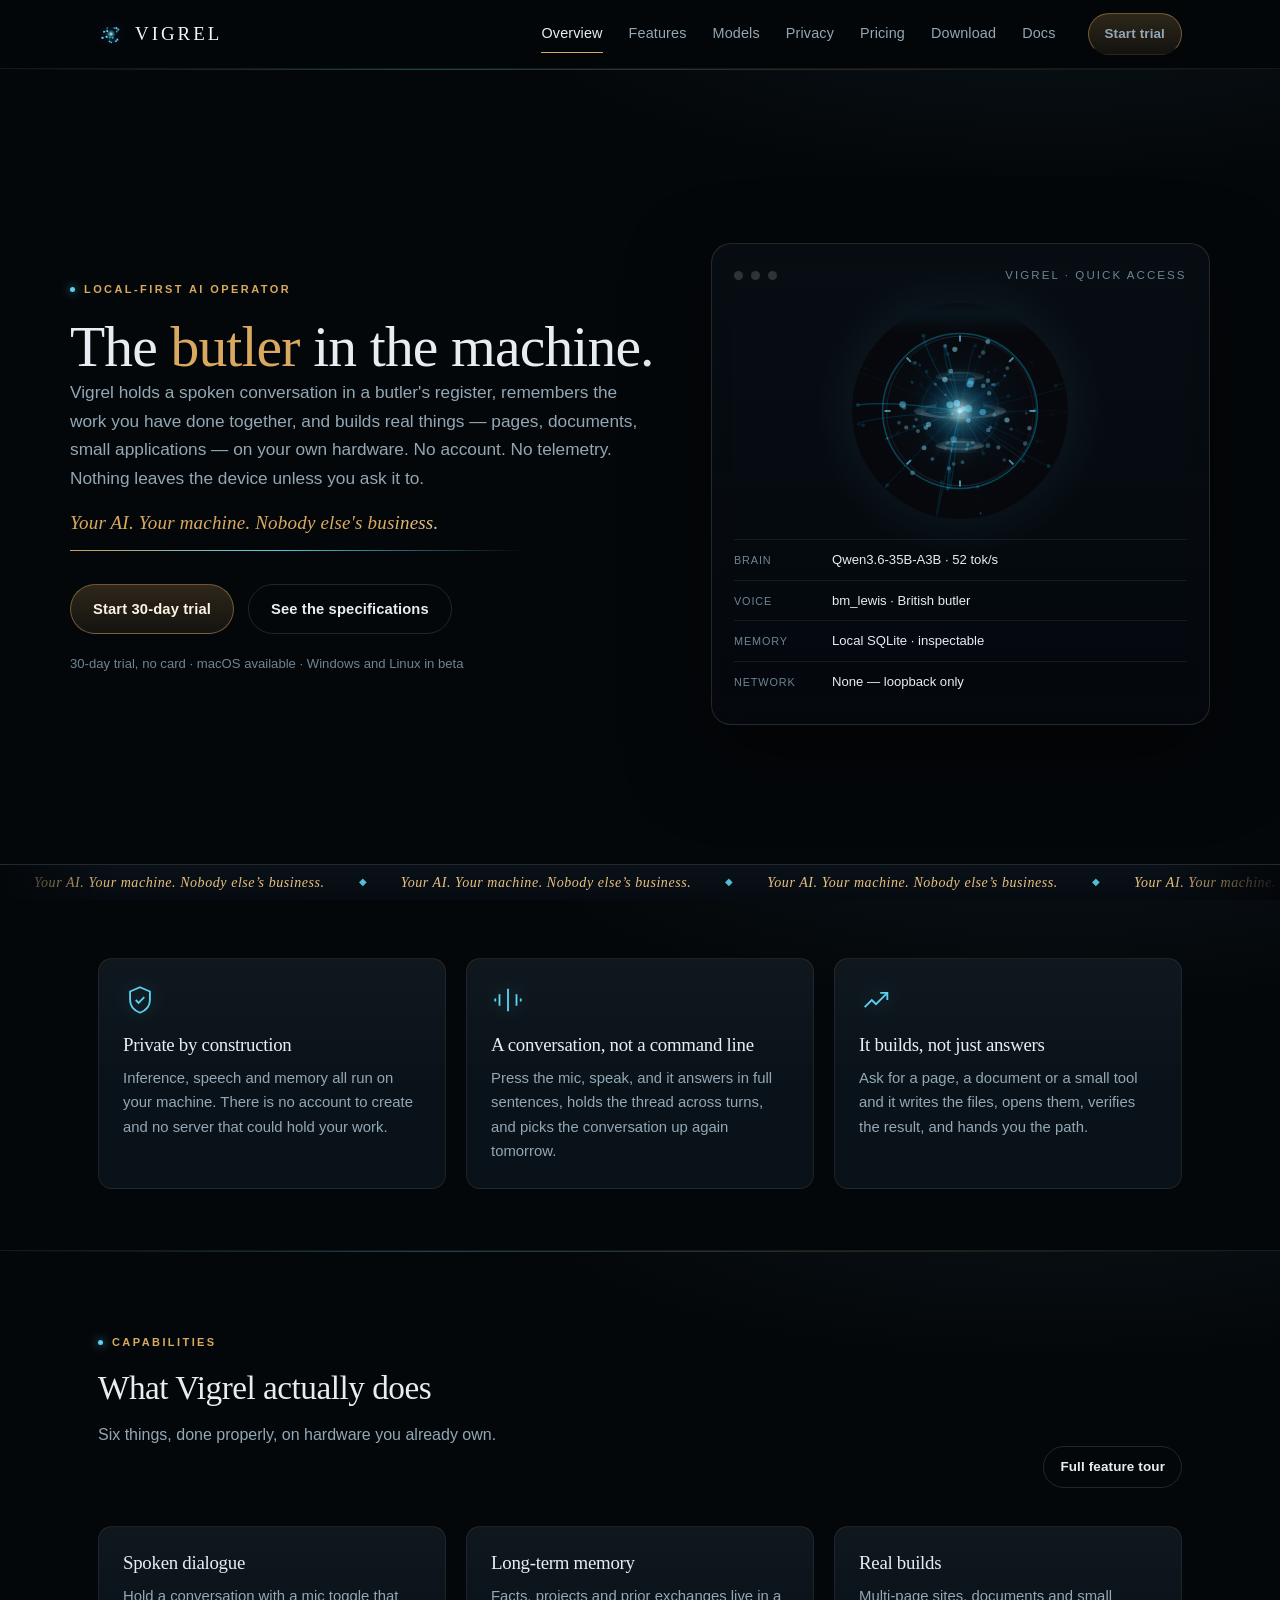
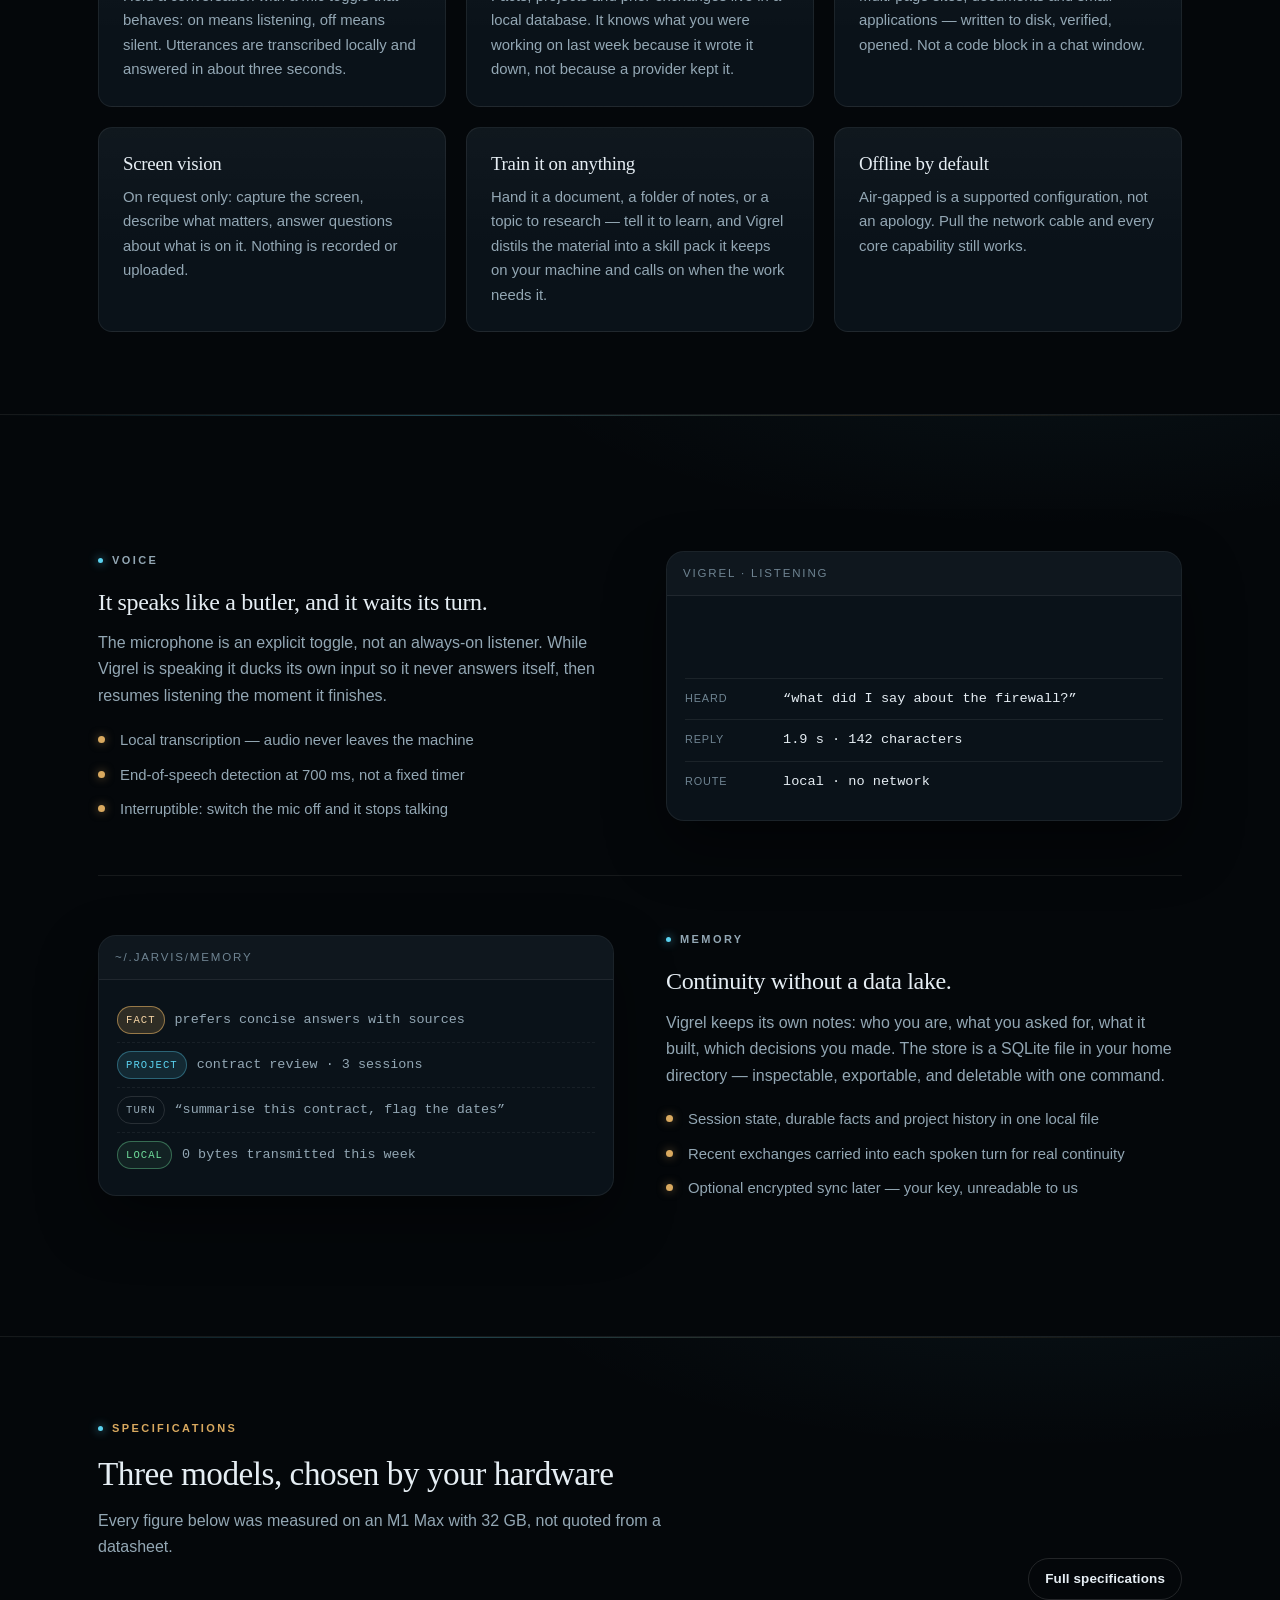
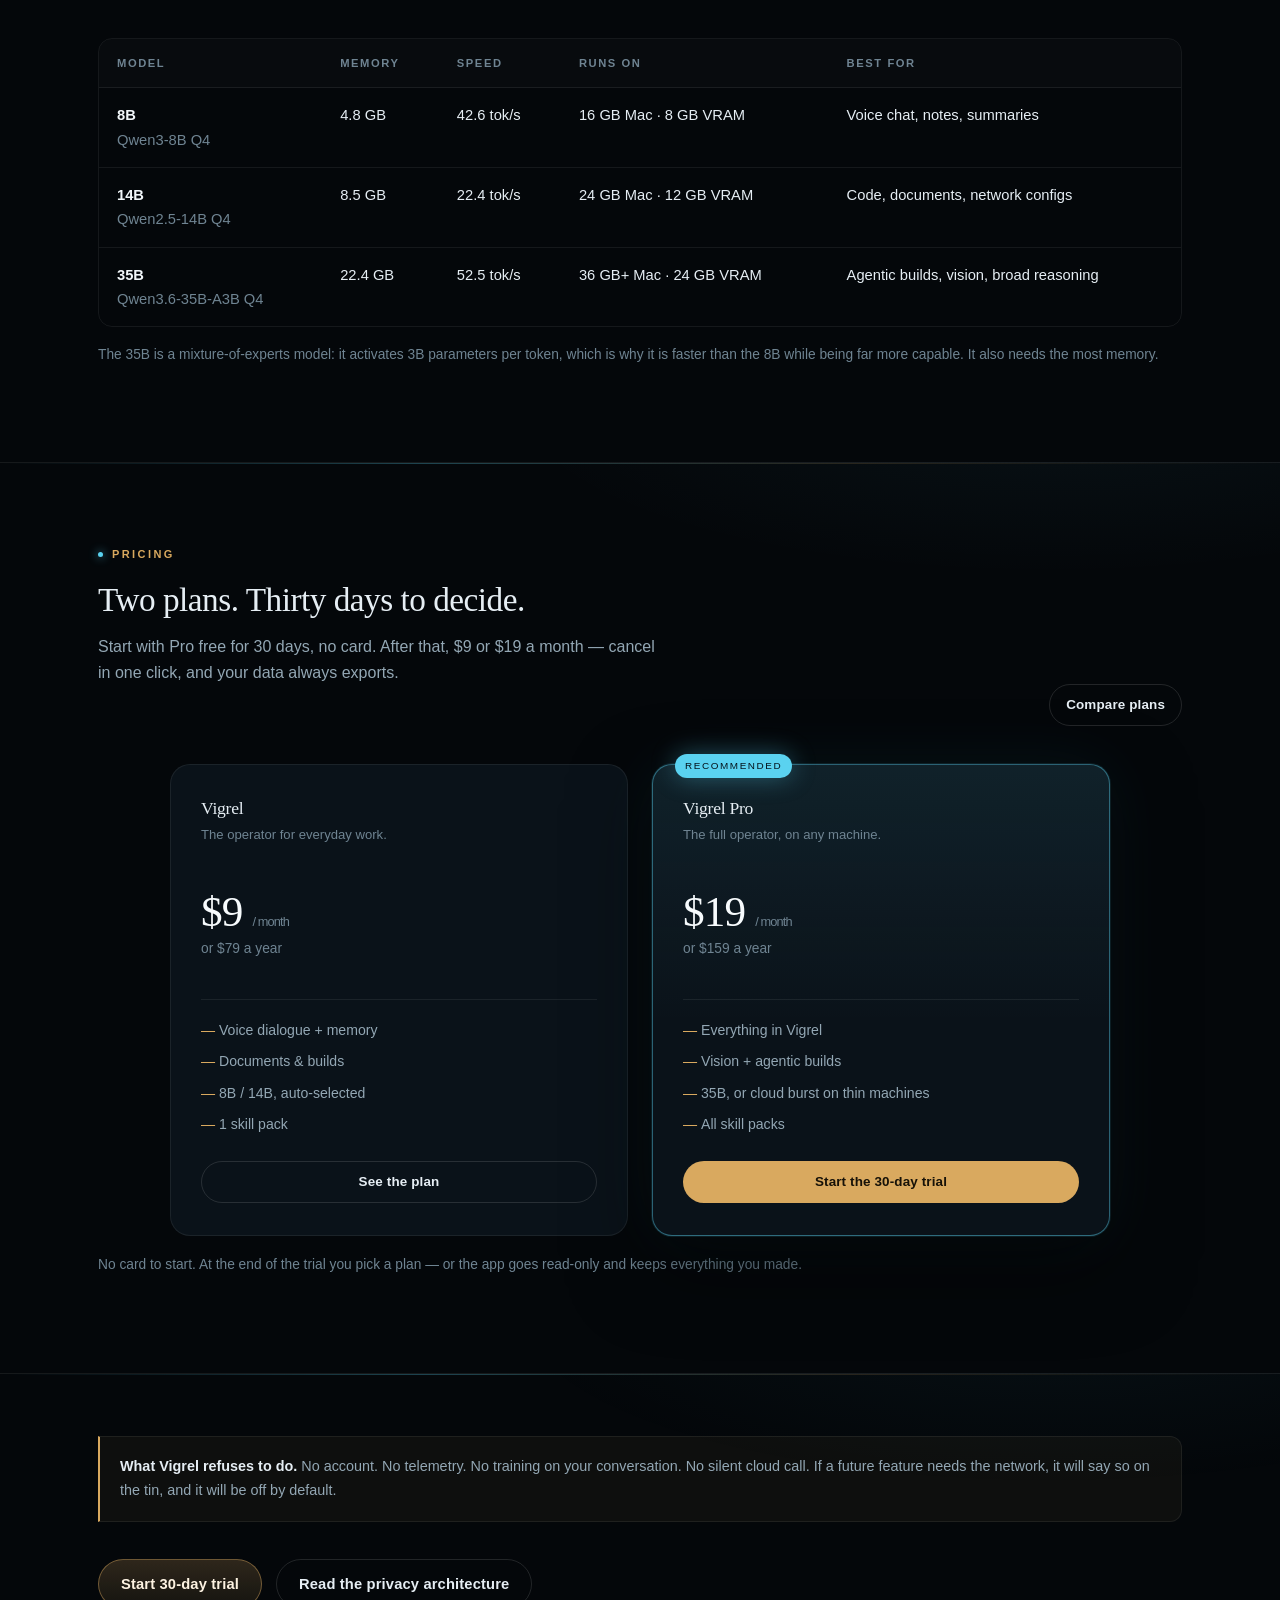
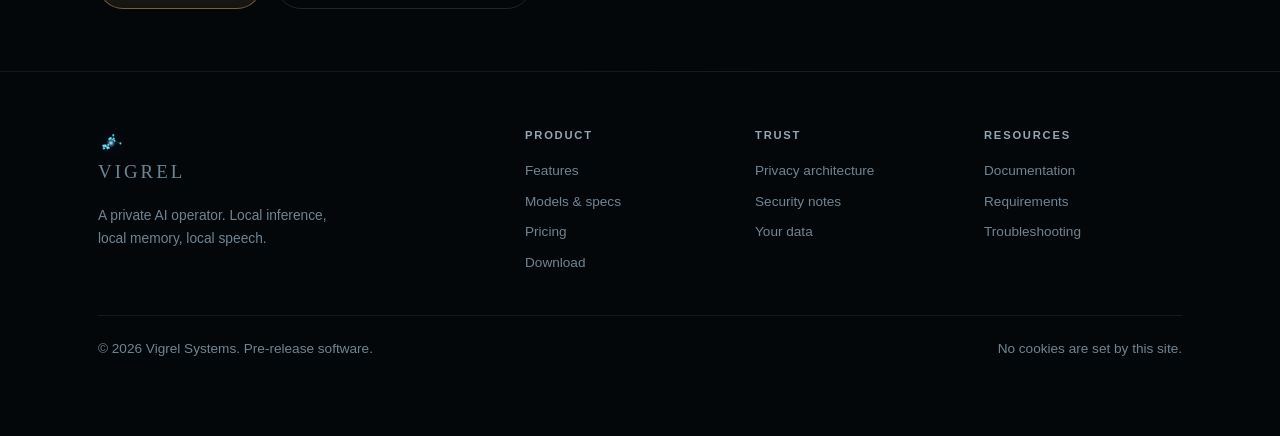
<file: index.html>
<!doctype html>
<html lang="en">
<head>
<script>document.documentElement.classList.add('js');</script>
<meta charset="utf-8">
<meta name="robots" content="noindex, nofollow">
<meta name="viewport" content="width=device-width, initial-scale=1">
<title>Vigrel — a private AI operator for your own machine</title>
<meta name="description" content="Vigrel is a local-first AI operator: voice dialogue in a butler's register, long-term memory, and real builds — all on your hardware. No account, no telemetry, no cloud by default.">
<link rel="icon" href="assets/mark.svg" type="image/svg+xml">
<link rel="stylesheet" href="assets/style.css">
</head>
<body>

<header class="site-header">
  <div class="wrap nav">
    <a class="brand" href="index.html" aria-label="Vigrel home">
      <canvas class="brand-mark" id="mark-canvas" aria-hidden="true"></canvas>
      <span class="brand-name">Vigrel</span>
    </a>
    <button class="nav-toggle" aria-label="Menu" aria-expanded="false">☰</button>
    <div class="nav-links">
      <a href="index.html" aria-current="page">Overview</a>
      <a href="features.html">Features</a>
      <a href="models.html">Models</a>
      <a href="security.html">Privacy</a>
      <a href="pricing.html">Pricing</a>
      <a href="download.html">Download</a>
      <a href="docs.html">Docs</a>
      <a class="btn small nav-cta" href="download.html">Start trial</a>
    </div>
  </div>
</header>

<main>
  <section class="hero">
    <div class="wrap hero-inner">
      <div class="hero-copy">
        <p class="eyebrow">Local-first AI operator</p>
        <h1>The <em>butler</em> in the machine.</h1>
        <p class="lede">
          Vigrel holds a spoken conversation in a butler's register, remembers the work you have
          done together, and builds real things — pages, documents, small applications — on your
          own hardware. No account. No telemetry. Nothing leaves the device unless you ask it to.
        </p>
        <p class="hero-claim">Your AI. Your machine. Nobody else's business.</p>
        <div class="hero-actions">
          <a class="btn" href="download.html">Start 30-day trial</a>
          <a class="btn ghost" href="models.html">See the specifications</a>
        </div>
        <p class="hero-note">30-day trial, no card · macOS available · Windows and Linux in beta</p>
      </div>

      <div class="hero-plate" aria-hidden="true">
        <div class="plate-bar">
          <span class="dot"></span><span class="dot"></span><span class="dot"></span>
          <span class="plate-title">Vigrel · quick access</span>
        </div>
        <div class="orb-wrap" aria-hidden="true">
          <canvas id="neural-canvas"></canvas>
        </div>
        <div class="plate-line"><span>Brain</span><span>Qwen3.6-35B-A3B · 52 tok/s</span></div>
        <div class="plate-line"><span>Voice</span><span>bm_lewis · British butler</span></div>
        <div class="plate-line"><span>Memory</span><span>Local SQLite · inspectable</span></div>
        <div class="plate-line"><span>Network</span><span>None — loopback only</span></div>
      </div>
    </div>
  </section>

  <section class="tight">
    <div class="wrap">
      <div class="grid-3">
        <div class="card reveal">
          <svg class="ico" viewBox="0 0 24 24" fill="none" stroke="currentColor" stroke-width="1.3"><path d="M12 3l7 3v6c0 4.4-3 7.5-7 9-4-1.5-7-4.6-7-9V6l7-3z"/><path d="M9 12l2 2 4-4"/></svg>
          <h3>Private by construction</h3>
          <p>Inference, speech and memory all run on your machine. There is no account to create and no
             server that could hold your work.</p>
        </div>
        <div class="card reveal">
          <svg class="ico" viewBox="0 0 24 24" fill="none" stroke="currentColor" stroke-width="1.3"><path d="M12 4v16M6 8v8M18 8v8M3 11v2M21 11v2"/></svg>
          <h3>A conversation, not a command line</h3>
          <p>Press the mic, speak, and it answers in full sentences, holds the thread across turns,
             and picks the conversation up again tomorrow.</p>
        </div>
        <div class="card reveal">
          <svg class="ico" viewBox="0 0 24 24" fill="none" stroke="currentColor" stroke-width="1.3"><path d="M4 17l5-5 3 3 8-8"/><path d="M15 7h5v5"/></svg>
          <h3>It builds, not just answers</h3>
          <p>Ask for a page, a document or a small tool and it writes the files, opens them, verifies the
             result, and hands you the path.</p>
        </div>
      </div>
    </div>
  </section>

  <section>
    <div class="wrap">
      <div class="section-head">
        <div>
          <p class="eyebrow">Capabilities</p>
          <h2>What Vigrel actually does</h2>
          <p class="sub">Six things, done properly, on hardware you already own.</p>
        </div>
        <a class="btn ghost small" href="features.html">Full feature tour</a>
      </div>
      <div class="grid-3">
        <div class="card reveal">
          <h3>Spoken dialogue</h3>
          <p>Hold a conversation with a mic toggle that behaves: on means listening, off means silent.
             Utterances are transcribed locally and answered in about three seconds.</p>
        </div>
        <div class="card reveal">
          <h3>Long-term memory</h3>
          <p>Facts, projects and prior exchanges live in a local database. It knows what you were working
             on last week because it wrote it down, not because a provider kept it.</p>
        </div>
        <div class="card reveal">
          <h3>Real builds</h3>
          <p>Multi-page sites, documents and small applications — written to disk, verified, opened.
             Not a code block in a chat window.</p>
        </div>
        <div class="card reveal">
          <h3>Screen vision</h3>
          <p>On request only: capture the screen, describe what matters, answer questions about what is on
             it. Nothing is recorded or uploaded.</p>
        </div>
        <div class="card reveal">
          <h3>Train it on anything</h3>
          <p>Hand it a document, a folder of notes, or a topic to research — tell it to learn, and Vigrel
             distils the material into a skill pack it keeps on your machine and calls on when the work
             needs it.</p>
        </div>
        <div class="card reveal">
          <h3>Offline by default</h3>
          <p>Air-gapped is a supported configuration, not an apology. Pull the network cable and every
             core capability still works.</p>
        </div>
      </div>
    </div>
  </section>

  <section>
    <div class="wrap">
      <div class="row">
        <div class="row-copy">
          <p class="eyebrow">Voice</p>
          <h3>It speaks like a butler, and it waits its turn.</h3>
          <p>The microphone is an explicit toggle, not an always-on listener. While Vigrel is speaking it
             ducks its own input so it never answers itself, then resumes listening the moment it
             finishes.</p>
          <ul>
            <li>Local transcription — audio never leaves the machine</li>
            <li>End-of-speech detection at 700 ms, not a fixed timer</li>
            <li>Interruptible: switch the mic off and it stops talking</li>
          </ul>
        </div>
        <div class="row-media">
          <div class="plate">
            <div class="plate-head">Vigrel · listening</div>
            <div class="plate-body">
              <div class="wave" aria-hidden="true">
                <i style="animation-delay:0s"></i><i style="animation-delay:.08s"></i><i style="animation-delay:.16s"></i><i style="animation-delay:.24s"></i><i style="animation-delay:.32s"></i><i style="animation-delay:.4s"></i><i style="animation-delay:.48s"></i><i style="animation-delay:.56s"></i><i style="animation-delay:.64s"></i><i style="animation-delay:.72s"></i><i style="animation-delay:.8s"></i><i style="animation-delay:.88s"></i><i style="animation-delay:.96s"></i><i style="animation-delay:1.04s"></i><i style="animation-delay:1.12s"></i><i style="animation-delay:1.2s"></i><i style="animation-delay:1.28s"></i><i style="animation-delay:1.36s"></i>
              </div>
              <div class="plate-line"><span>Heard</span><span class="mono">“what did I say about the firewall?”</span></div>
              <div class="plate-line"><span>Reply</span><span class="mono">1.9 s · 142 characters</span></div>
              <div class="plate-line"><span>Route</span><span class="mono">local · no network</span></div>
            </div>
          </div>
        </div>
      </div>

      <div class="row flip">
        <div class="row-copy">
          <p class="eyebrow">Memory</p>
          <h3>Continuity without a data lake.</h3>
          <p>Vigrel keeps its own notes: who you are, what you asked for, what it built, which decisions you
             made. The store is a SQLite file in your home directory — inspectable, exportable, and
             deletable with one command.</p>
          <ul>
            <li>Session state, durable facts and project history in one local file</li>
            <li>Recent exchanges carried into each spoken turn for real continuity</li>
            <li>Optional encrypted sync later — your key, unreadable to us</li>
          </ul>
        </div>
        <div class="row-media">
          <div class="plate">
            <div class="plate-head">~/.jarvis/memory</div>
            <div class="plate-body term">
              <div class="mem-node"><span class="pill gold">fact</span> prefers concise answers with sources</div>
              <div class="mem-node"><span class="pill cyan">project</span> contract review · 3 sessions</div>
              <div class="mem-node"><span class="pill">turn</span> “summarise this contract, flag the dates”</div>
              <div class="mem-node"><span class="pill ok">local</span> 0 bytes transmitted this week</div>
            </div>
          </div>
        </div>
      </div>
    </div>
  </section>

  <section>
    <div class="wrap">
      <div class="section-head">
        <div>
          <p class="eyebrow">Specifications</p>
          <h2>Three models, chosen by your hardware</h2>
          <p class="sub">Every figure below was measured on an M1 Max with 32 GB, not quoted from a datasheet.</p>
        </div>
        <a class="btn ghost small" href="models.html">Full specifications</a>
      </div>
      <div class="table-wrap reveal">
        <table>
          <thead>
            <tr><th>Model</th><th>Memory</th><th>Speed</th><th>Runs on</th><th>Best for</th></tr>
          </thead>
          <tbody>
            <tr><td><b>8B</b><div class="muted">Qwen3-8B Q4</div></td><td>4.8 GB</td><td>42.6 tok/s</td><td>16 GB Mac · 8 GB VRAM</td><td>Voice chat, notes, summaries</td></tr>
            <tr><td><b>14B</b><div class="muted">Qwen2.5-14B Q4</div></td><td>8.5 GB</td><td>22.4 tok/s</td><td>24 GB Mac · 12 GB VRAM</td><td>Code, documents, network configs</td></tr>
            <tr><td><b>35B</b><div class="muted">Qwen3.6-35B-A3B Q4</div></td><td>22.4 GB</td><td>52.5 tok/s</td><td>36 GB+ Mac · 24 GB VRAM</td><td>Agentic builds, vision, broad reasoning</td></tr>
          </tbody>
        </table>
      </div>
      <p class="small" style="margin-top:16px">The 35B is a mixture-of-experts model: it activates 3B parameters per token, which is why it is
        faster than the 8B while being far more capable. It also needs the most memory.</p>
    </div>
  </section>

  <section>
    <div class="wrap">
      <div class="section-head">
        <div>
          <p class="eyebrow">Pricing</p>
          <h2>Two plans. Thirty days to decide.</h2>
          <p class="sub">Start with Pro free for 30 days, no card. After that, $9 or $19 a month —
             cancel in one click, and your data always exports.</p>
        </div>
        <a class="btn ghost small" href="pricing.html">Compare plans</a>
      </div>
      <div class="plans two-up">
        <div class="plan">
          <h3>Vigrel</h3>
          <p class="for">The operator for everyday work.</p>
          <div class="price">$9 <small>/ month</small></div>
          <p class="small price-alt">or $79 a year</p>
          <ul><li>Voice dialogue + memory</li><li>Documents &amp; builds</li><li>8B / 14B, auto-selected</li><li>1 skill pack</li></ul>
          <a class="btn ghost small" href="pricing.html">See the plan</a>
        </div>
        <div class="plan featured">
          <span class="plan-badge">Recommended</span>
          <h3>Vigrel Pro</h3>
          <p class="for">The full operator, on any machine.</p>
          <div class="price">$19 <small>/ month</small></div>
          <p class="small price-alt">or $159 a year</p>
          <ul><li>Everything in Vigrel</li><li>Vision + agentic builds</li><li>35B, or cloud burst on thin machines</li><li>All skill packs</li></ul>
          <a class="btn small" href="download.html">Start the 30-day trial</a>
        </div>
      </div>
      <p class="small" style="margin-top:18px">No card to start. At the end of the trial you pick a plan — or the app goes
        read-only and keeps everything you made.</p>
    </div>
  </section>

  <section class="tight">
    <div class="wrap">
      <div class="note reveal">
        <strong>What Vigrel refuses to do.</strong> No account. No telemetry. No training on your
        conversation. No silent cloud call. If a future feature needs the network, it will say so on the
        tin, and it will be off by default.
      </div>
      <div class="hero-actions" style="margin-top:38px">
        <a class="btn" href="download.html">Start 30-day trial</a>
        <a class="btn ghost" href="security.html">Read the privacy architecture</a>
      </div>
    </div>
  </section>
</main>

<footer>
  <div class="wrap">
    <div class="foot-grid">
      <div>
        <a class="brand" href="index.html"><canvas class="brand-mark" aria-hidden="true"></canvas><span class="brand-name">Vigrel</span></a>
        <p class="small" style="margin-top:14px;max-width:34ch">A private AI operator. Local inference, local memory, local speech.</p>
      </div>
      <div><h4>Product</h4><a href="features.html">Features</a><a href="models.html">Models &amp; specs</a><a href="pricing.html">Pricing</a><a href="download.html">Download</a></div>
      <div><h4>Trust</h4><a href="security.html">Privacy architecture</a><a href="docs.html#security">Security notes</a><a href="docs.html#data">Your data</a></div>
      <div><h4>Resources</h4><a href="docs.html">Documentation</a><a href="models.html#requirements">Requirements</a><a href="docs.html#troubleshooting">Troubleshooting</a><a data-support-link href="#">Report a problem</a></div>
    </div>
    <div class="foot-bottom">
      <span>© 2026 Vigrel Systems. Pre-release software.</span>
      <span>No cookies are set by this site.</span>
    </div>
  </div>
</footer>

<script src="assets/neural-visualizer.js"></script>
<script src="assets/config.js"></script>
<script src="assets/mark-viz.js"></script>
<script src="assets/site.js"></script>
</body>
</html>
</file>
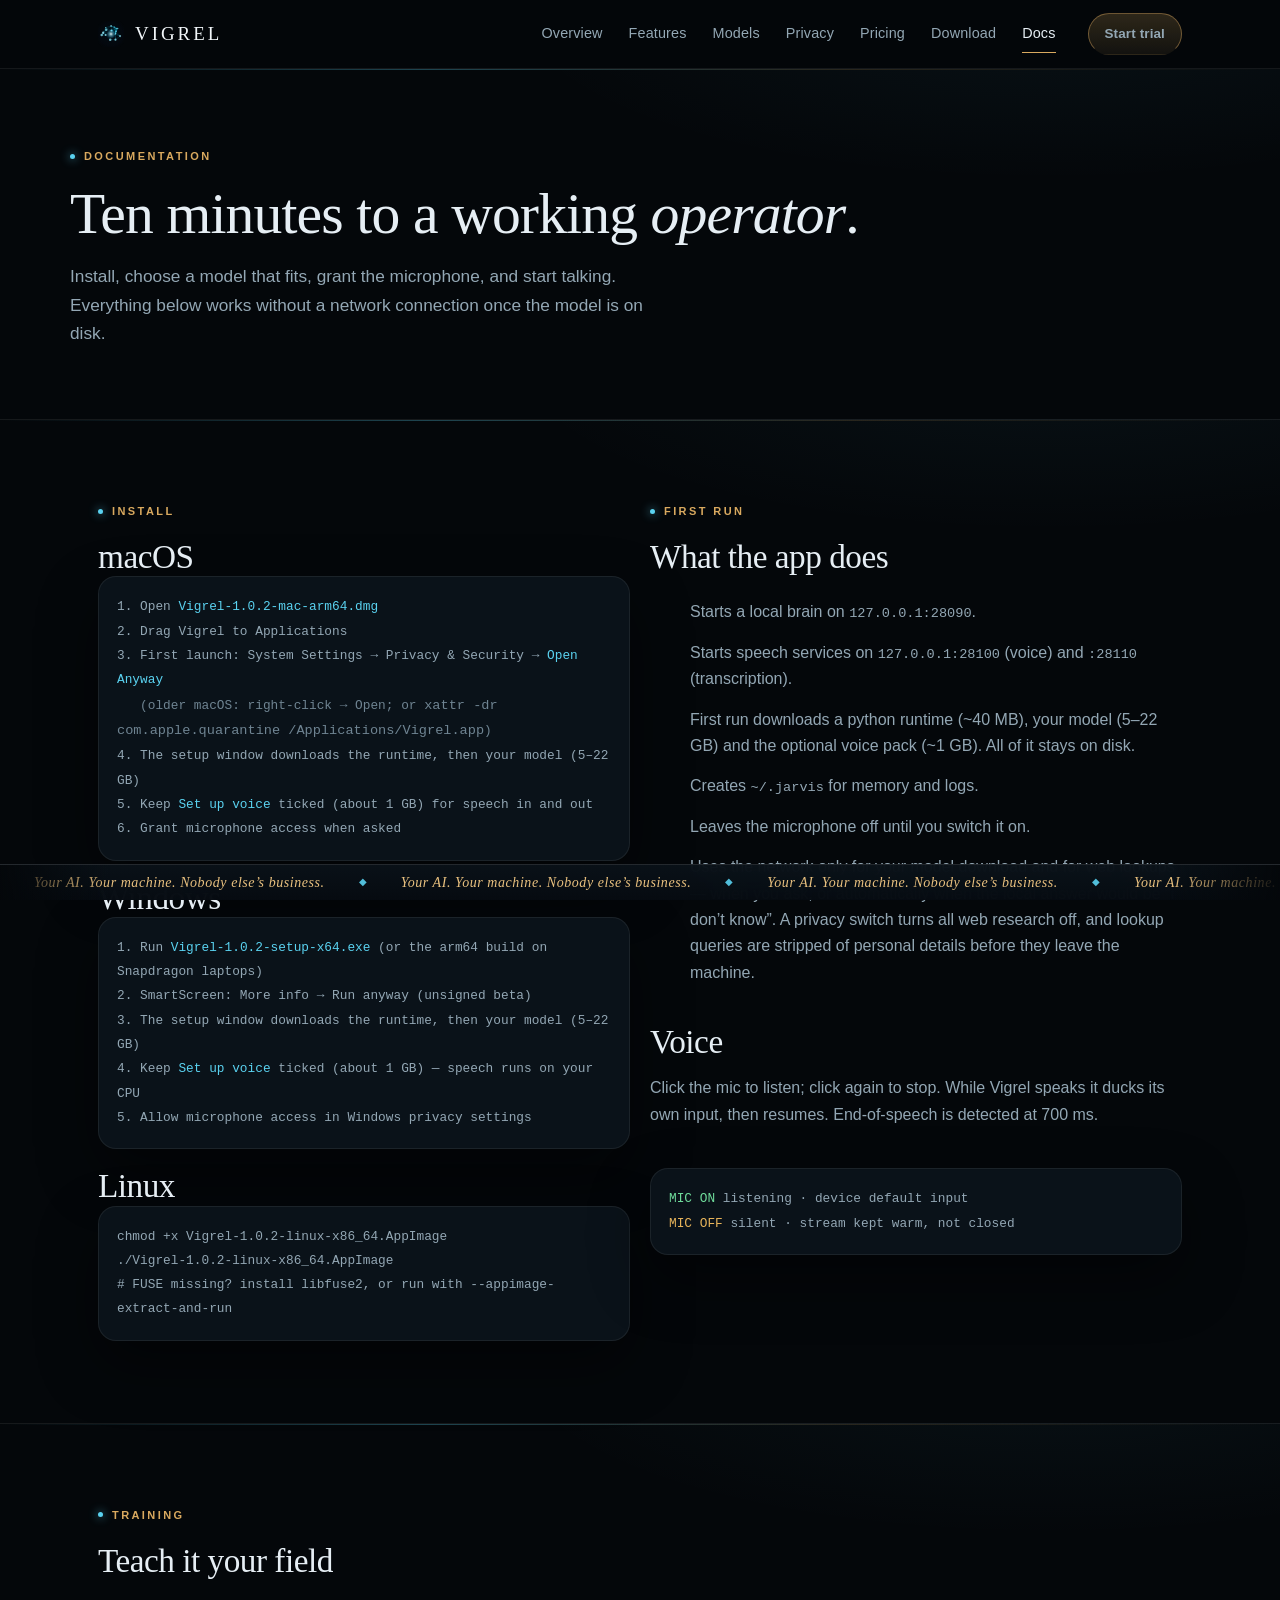
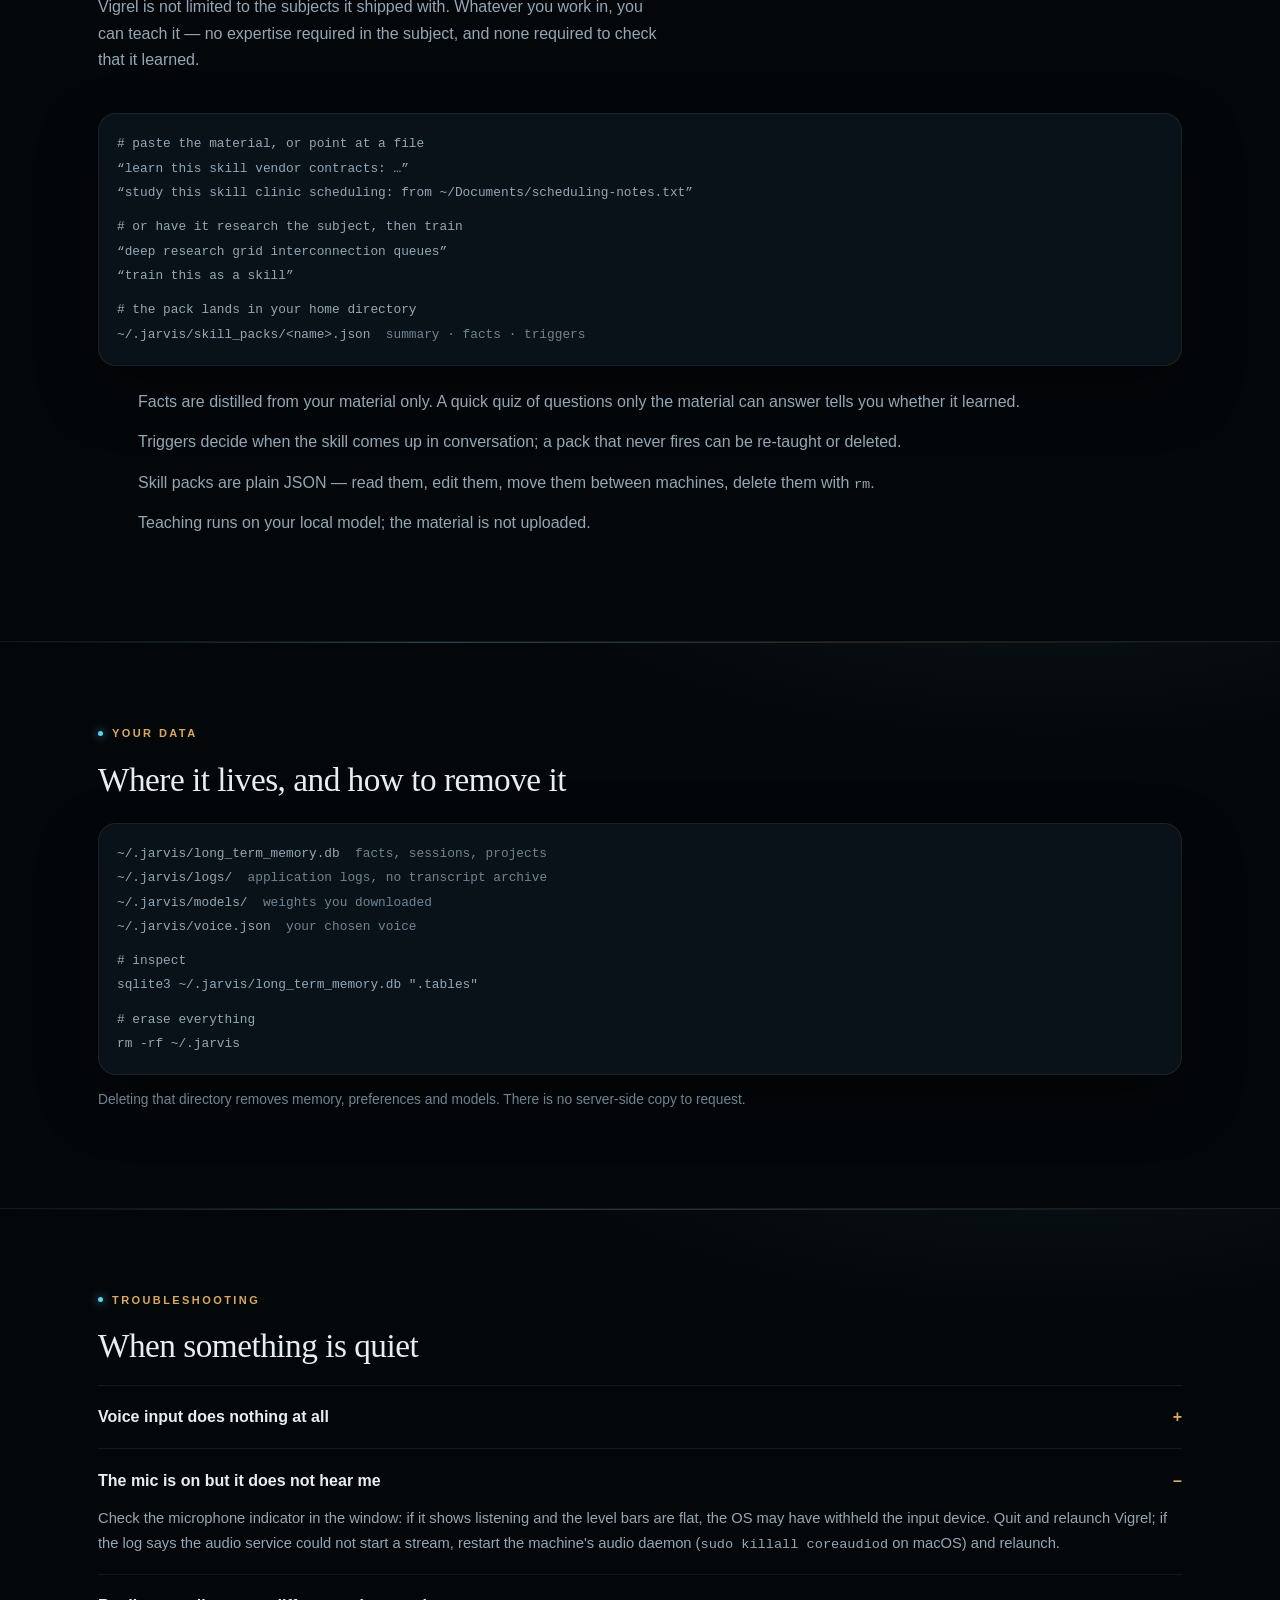
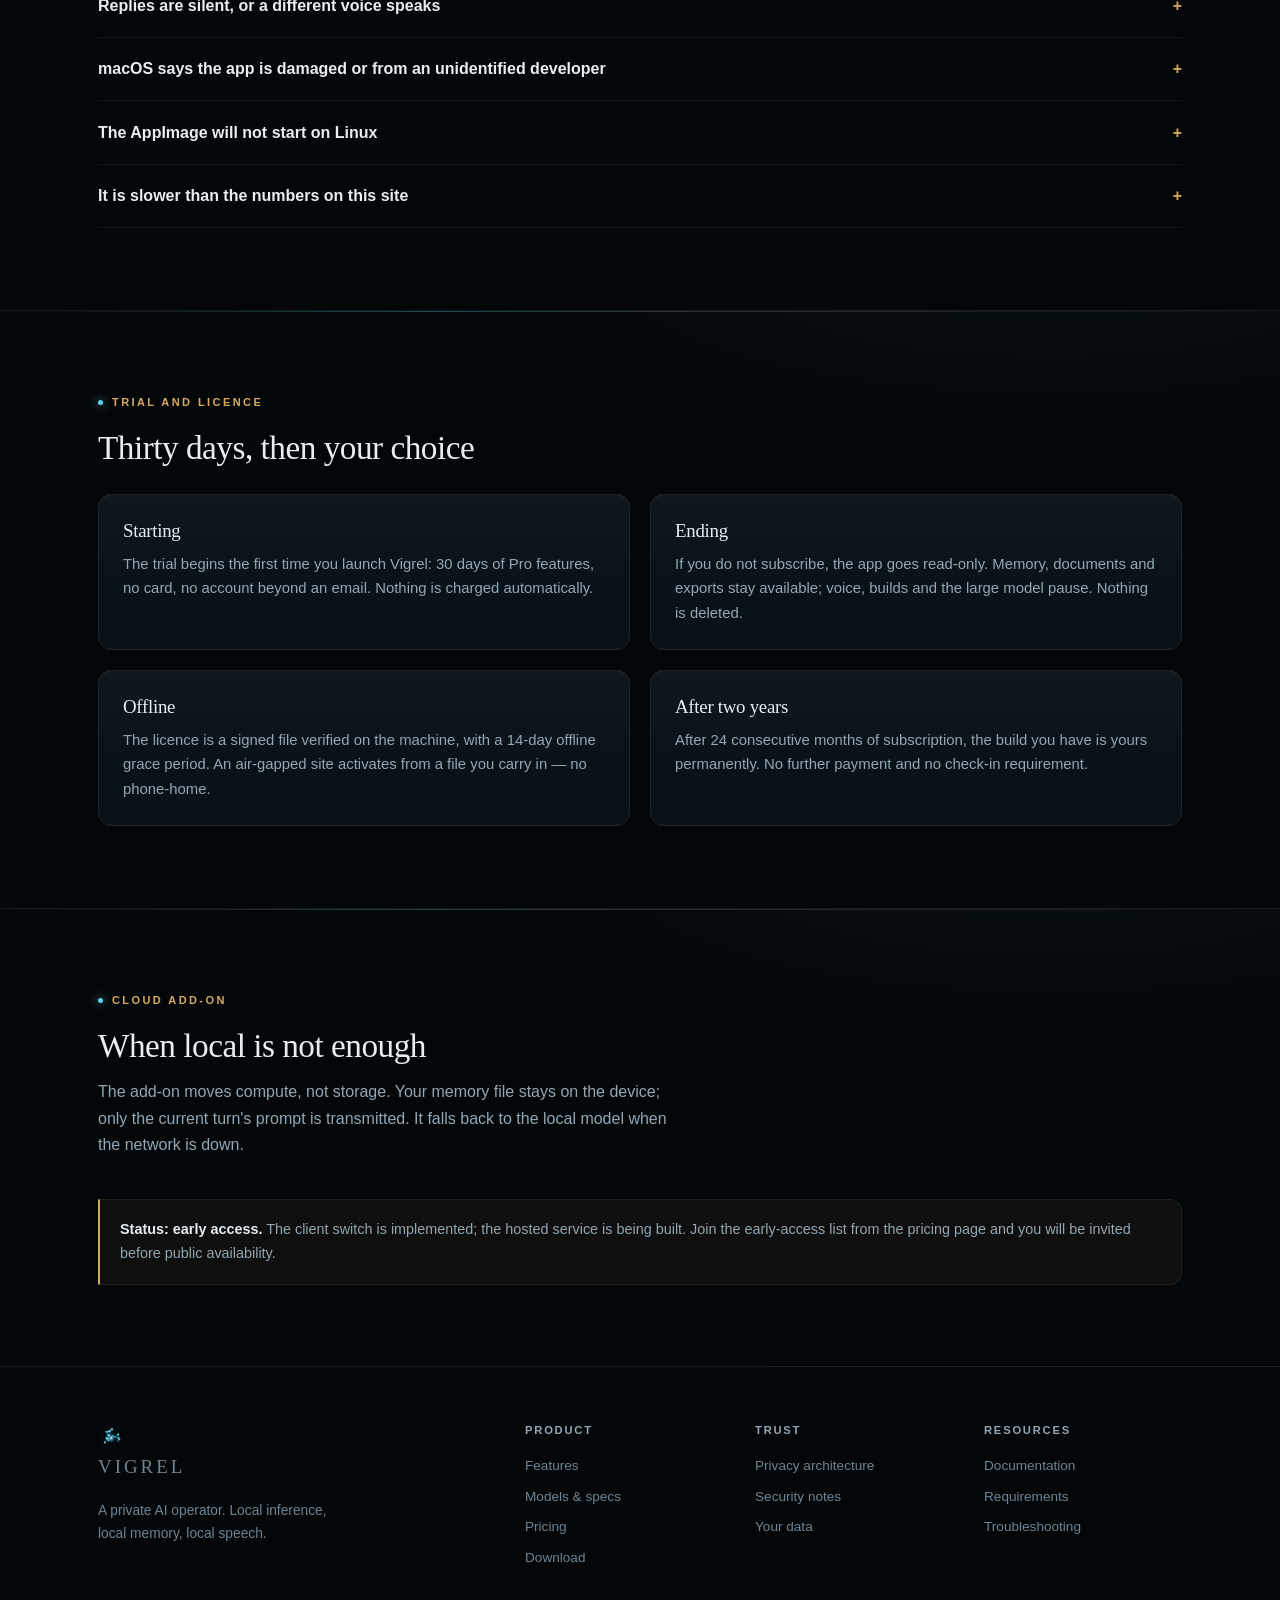
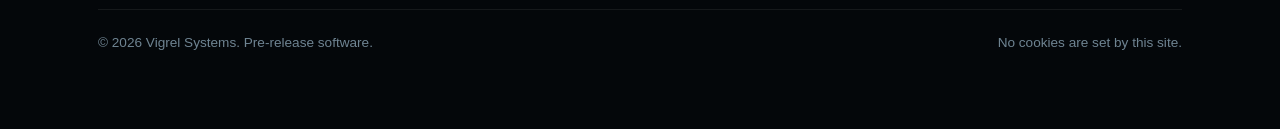
<file: docs.html>
<!doctype html>
<html lang="en">
<head>
<script>document.documentElement.classList.add('js');</script>
<meta charset="utf-8">
<meta name="robots" content="noindex, nofollow">
<meta name="viewport" content="width=device-width, initial-scale=1">
<title>Documentation — Vigrel</title>
<meta name="description" content="Install Vigrel on macOS, Windows and Linux, choose a model tier, use voice, manage memory and troubleshoot.">
<link rel="icon" href="assets/mark.svg" type="image/svg+xml">
<link rel="stylesheet" href="assets/style.css">
</head>
<body>

<header class="site-header">
  <div class="wrap nav">
    <a class="brand" href="index.html"><canvas class="brand-mark" id="mark-canvas" aria-hidden="true"></canvas><span class="brand-name">Vigrel</span></a>
    <button class="nav-toggle" aria-label="Menu" aria-expanded="false">☰</button>
    <div class="nav-links">
      <a href="index.html">Overview</a>
      <a href="features.html">Features</a>
      <a href="models.html">Models</a>
      <a href="security.html">Privacy</a>
      <a href="pricing.html">Pricing</a>
      <a href="download.html">Download</a>
      <a href="docs.html" aria-current="page">Docs</a>
      <a class="btn small nav-cta" href="download.html">Start trial</a>
    </div>
  </div>
</header>

<main>
  <section class="hero" style="padding:0">
    <div class="wrap" style="padding:78px 0 54px;position:relative;z-index:2">
      <p class="eyebrow">Documentation</p>
      <h1>Ten minutes to a working <em>operator</em>.</h1>
      <p class="lede" style="margin-top:18px">Install, choose a model that fits, grant the microphone, and start talking.
        Everything below works without a network connection once the model is on disk.</p>
    </div>
  </section>

  <section>
    <div class="wrap">
      <div class="grid-2">
        <div>
          <p class="eyebrow">Install</p>
          <h2>macOS</h2>
          <div class="plate" style="margin-bottom:18px"><div class="plate-body term">
            <div>1. Open <b>Vigrel-1.0.2-mac-arm64.dmg</b></div>
            <div>2. Drag Vigrel to Applications</div>
            <div>3. First launch: System Settings → Privacy &amp; Security → <b>Open Anyway</b></div>
            <div>&nbsp;&nbsp;&nbsp;<span style="color:var(--muted-2)">(older macOS: right-click → Open; or <span class="mono">xattr -dr com.apple.quarantine /Applications/Vigrel.app</span>)</span></div>
            <div>4. The setup window downloads the runtime, then your model (5–22 GB)</div>
            <div>5. Keep <b>Set up voice</b> ticked (about 1 GB) for speech in and out</div>
            <div>6. Grant microphone access when asked</div>
          </div></div>

          <h2>Windows</h2>
          <div class="plate" style="margin-bottom:18px"><div class="plate-body term">
            <div>1. Run <b>Vigrel-1.0.2-setup-x64.exe</b> (or the arm64 build on Snapdragon laptops)</div>
            <div>2. SmartScreen: More info → Run anyway (unsigned beta)</div>
            <div>3. The setup window downloads the runtime, then your model (5–22 GB)</div>
            <div>4. Keep <b>Set up voice</b> ticked (about 1 GB) — speech runs on your CPU</div>
            <div>5. Allow microphone access in Windows privacy settings</div>
          </div></div>

          <h2>Linux</h2>
          <div class="plate"><div class="plate-body term">
            <div>chmod +x Vigrel-1.0.2-linux-x86_64.AppImage</div>
            <div>./Vigrel-1.0.2-linux-x86_64.AppImage</div>
            <div># FUSE missing? install libfuse2, or run with --appimage-extract-and-run</div>
          </div></div>
        </div>

        <div>
          <p class="eyebrow">First run</p>
          <h2>What the app does</h2>
          <ul class="faq" style="border:0">
            <li style="list-style:none;padding:7px 0;color:var(--muted)">Starts a local brain on <span class="mono">127.0.0.1:28090</span>.</li>
            <li style="list-style:none;padding:7px 0;color:var(--muted)">Starts speech services on <span class="mono">127.0.0.1:28100</span> (voice) and <span class="mono">:28110</span> (transcription).</li>
            <li style="list-style:none;padding:7px 0;color:var(--muted)">First run downloads a python runtime (~40 MB), your model (5–22 GB) and the optional voice pack (~1 GB). All of it stays on disk.</li>
            <li style="list-style:none;padding:7px 0;color:var(--muted)">Creates <span class="mono">~/.jarvis</span> for memory and logs.</li>
            <li style="list-style:none;padding:7px 0;color:var(--muted)">Leaves the microphone off until you switch it on.</li>
            <li style="list-style:none;padding:7px 0;color:var(--muted)">Uses the network only for your model download and for web lookups — when you ask, or automatically when the local answer would be “I don’t know”. A privacy switch turns all web research off, and lookup queries are stripped of personal details before they leave the machine.</li>
          </ul>

          <h2 style="margin-top:30px">Voice</h2>
          <p class="sub">Click the mic to listen; click again to stop. While Vigrel speaks it ducks its own
            input, then resumes. End-of-speech is detected at 700 ms.</p>
          <div class="plate"><div class="plate-body term">
            <div><span class="ok">MIC ON</span>  listening · device default input</div>
            <div><span class="warn">MIC OFF</span> silent · stream kept warm, not closed</div>
          </div></div>
        </div>
      </div>
    </div>
  </section>

  <section id="training">
    <div class="wrap">
      <p class="eyebrow">Training</p>
      <h2>Teach it your field</h2>
      <p class="sub">Vigrel is not limited to the subjects it shipped with. Whatever you work in, you can
        teach it — no expertise required in the subject, and none required to check that it learned.</p>
      <div class="plate" style="margin-top:24px"><div class="plate-body term">
        <div># paste the material, or point at a file</div>
        <div>“learn this skill vendor contracts: …”</div>
        <div>“study this skill clinic scheduling: from ~/Documents/scheduling-notes.txt”</div>
        <div style="margin-top:10px"># or have it research the subject, then train</div>
        <div>“deep research grid interconnection queues”</div>
        <div>“train this as a skill”</div>
        <div style="margin-top:10px"># the pack lands in your home directory</div>
        <div>~/.jarvis/skill_packs/&lt;name&gt;.json&nbsp;&nbsp;<span style="color:var(--muted-2)">summary · facts · triggers</span></div>
      </div></div>
      <ul class="faq" style="border:0">
        <li style="list-style:none;padding:7px 0;color:var(--muted)">Facts are distilled from your material only. A quick quiz of questions only the material can answer tells you whether it learned.</li>
        <li style="list-style:none;padding:7px 0;color:var(--muted)">Triggers decide when the skill comes up in conversation; a pack that never fires can be re-taught or deleted.</li>
        <li style="list-style:none;padding:7px 0;color:var(--muted)">Skill packs are plain JSON — read them, edit them, move them between machines, delete them with <span class="mono">rm</span>.</li>
        <li style="list-style:none;padding:7px 0;color:var(--muted)">Teaching runs on your local model; the material is not uploaded.</li>
      </ul>
    </div>
  </section>

  <section id="data">
    <div class="wrap">
      <p class="eyebrow">Your data</p>
      <h2>Where it lives, and how to remove it</h2>
      <div class="plate" style="margin-top:24px"><div class="plate-body term">
        <div>~/.jarvis/long_term_memory.db&nbsp;&nbsp;<span style="color:var(--muted-2)">facts, sessions, projects</span></div>
        <div>~/.jarvis/logs/&nbsp;&nbsp;<span style="color:var(--muted-2)">application logs, no transcript archive</span></div>
        <div>~/.jarvis/models/&nbsp;&nbsp;<span style="color:var(--muted-2)">weights you downloaded</span></div>
        <div>~/.jarvis/voice.json&nbsp;&nbsp;<span style="color:var(--muted-2)">your chosen voice</span></div>
        <div style="margin-top:10px"># inspect</div>
        <div>sqlite3 ~/.jarvis/long_term_memory.db ".tables"</div>
        <div style="margin-top:10px"># erase everything</div>
        <div>rm -rf ~/.jarvis</div>
      </div></div>
      <p class="small" style="margin-top:14px">Deleting that directory removes memory, preferences and models. There is no
        server-side copy to request.</p>
    </div>
  </section>

  <section id="troubleshooting">
    <div class="wrap">
      <p class="eyebrow">Troubleshooting</p>
      <h2>When something is quiet</h2>
      <div class="faq" style="margin-top:20px">
        <details>
          <summary>Voice input does nothing at all</summary>
          <p>Transcription needs the voice pack offered during first-run setup (about 1 GB). If it was
             skipped, voice input stays off — typing works normally. Ask Vigrel Systems for the voice-pack
             installer and send your diagnostics file so we can see which piece is missing.</p>
        </details>
        <details open>
          <summary>The mic is on but it does not hear me</summary>
          <p>Check the microphone indicator in the window: if it shows listening and the level bars are flat,
             the OS may have withheld the input device. Quit and relaunch Vigrel; if the log says the audio
             service could not start a stream, restart the machine's audio daemon
             (<span class="mono">sudo killall coreaudiod</span> on macOS) and relaunch.</p>
        </details>
        <details>
          <summary>Replies are silent, or a different voice speaks</summary>
          <p>The system voice is the fallback when the audio device cannot start a stream. On macOS this
             usually means wired-memory pressure from a large model. Move down a model tier, or close other
             GPU-heavy applications.</p>
        </details>
        <details>
          <summary>macOS says the app is damaged or from an unidentified developer</summary>
          <p>Builds are ad-hoc signed during the beta. On macOS 15 and later, open
             System Settings → Privacy &amp; Security and choose <b>Open Anyway</b> after the first blocked
             launch (right-click → Open still works on older macOS), or run
             <span class="mono">xattr -dr com.apple.quarantine /Applications/Vigrel.app</span>. Notarised
             builds are the next milestone.</p>
        </details>
        <details>
          <summary>The AppImage will not start on Linux</summary>
          <p>Install FUSE 2 (<span class="mono">libfuse2</span>) or run
             <span class="mono">./Vigrel-*.AppImage --appimage-extract-and-run</span>.</p>
        </details>
        <details>
          <summary>It is slower than the numbers on this site</summary>
          <p>The published figures are from an M1 Max with 32 GB at 4K context. Machines with less memory
             bandwidth, or a model sharing memory with a browser, will be slower. Measure with the same
             prompt before assuming a fault.</p>
        </details>
      </div>
    </div>
  </section>

  <section id="trial">
    <div class="wrap">
      <p class="eyebrow">Trial and licence</p>
      <h2>Thirty days, then your choice</h2>
      <div class="grid-2" style="margin-top:26px">
        <div class="card">
          <h3>Starting</h3>
          <p>The trial begins the first time you launch Vigrel: 30 days of Pro features, no card, no account
             beyond an email. Nothing is charged automatically.</p>
        </div>
        <div class="card">
          <h3>Ending</h3>
          <p>If you do not subscribe, the app goes read-only. Memory, documents and exports stay available;
             voice, builds and the large model pause. Nothing is deleted.</p>
        </div>
        <div class="card">
          <h3>Offline</h3>
          <p>The licence is a signed file verified on the machine, with a 14-day offline grace period. An
             air-gapped site activates from a file you carry in — no phone-home.</p>
        </div>
        <div class="card">
          <h3>After two years</h3>
          <p>After 24 consecutive months of subscription, the build you have is yours permanently. No further
             payment and no check-in requirement.</p>
        </div>
      </div>
    </div>
  </section>

  <section id="cloud">
    <div class="wrap">
      <p class="eyebrow">Cloud add-on</p>
      <h2>When local is not enough</h2>
      <p class="sub">The add-on moves compute, not storage. Your memory file stays on the device; only the
        current turn's prompt is transmitted. It falls back to the local model when the network is down.</p>
      <div class="note">
        <strong>Status: early access.</strong> The client switch is implemented; the hosted service is being
        built. Join the early-access list from the pricing page and you will be invited before public
        availability.
      </div>
    </div>
  </section>
</main>

<footer>
  <div class="wrap">
    <div class="foot-grid">
      <div>
        <a class="brand" href="index.html"><canvas class="brand-mark" aria-hidden="true"></canvas><span class="brand-name">Vigrel</span></a>
        <p class="small" style="margin-top:14px;max-width:34ch">A private AI operator. Local inference, local memory, local speech.</p>
      </div>
      <div><h4>Product</h4><a href="features.html">Features</a><a href="models.html">Models &amp; specs</a><a href="pricing.html">Pricing</a><a href="download.html">Download</a></div>
      <div><h4>Trust</h4><a href="security.html">Privacy architecture</a><a href="docs.html#security">Security notes</a><a href="docs.html#data">Your data</a></div>
      <div><h4>Resources</h4><a href="docs.html">Documentation</a><a href="models.html#requirements">Requirements</a><a href="docs.html#troubleshooting">Troubleshooting</a><a data-support-link href="#">Report a problem</a></div>
    </div>
    <div class="foot-bottom"><span>© 2026 Vigrel Systems. Pre-release software.</span><span>No cookies are set by this site.</span></div>
  </div>
</footer>

<script src="assets/config.js"></script>
<script src="assets/mark-viz.js"></script>
<script src="assets/site.js"></script>
</body>
</html>
</file>
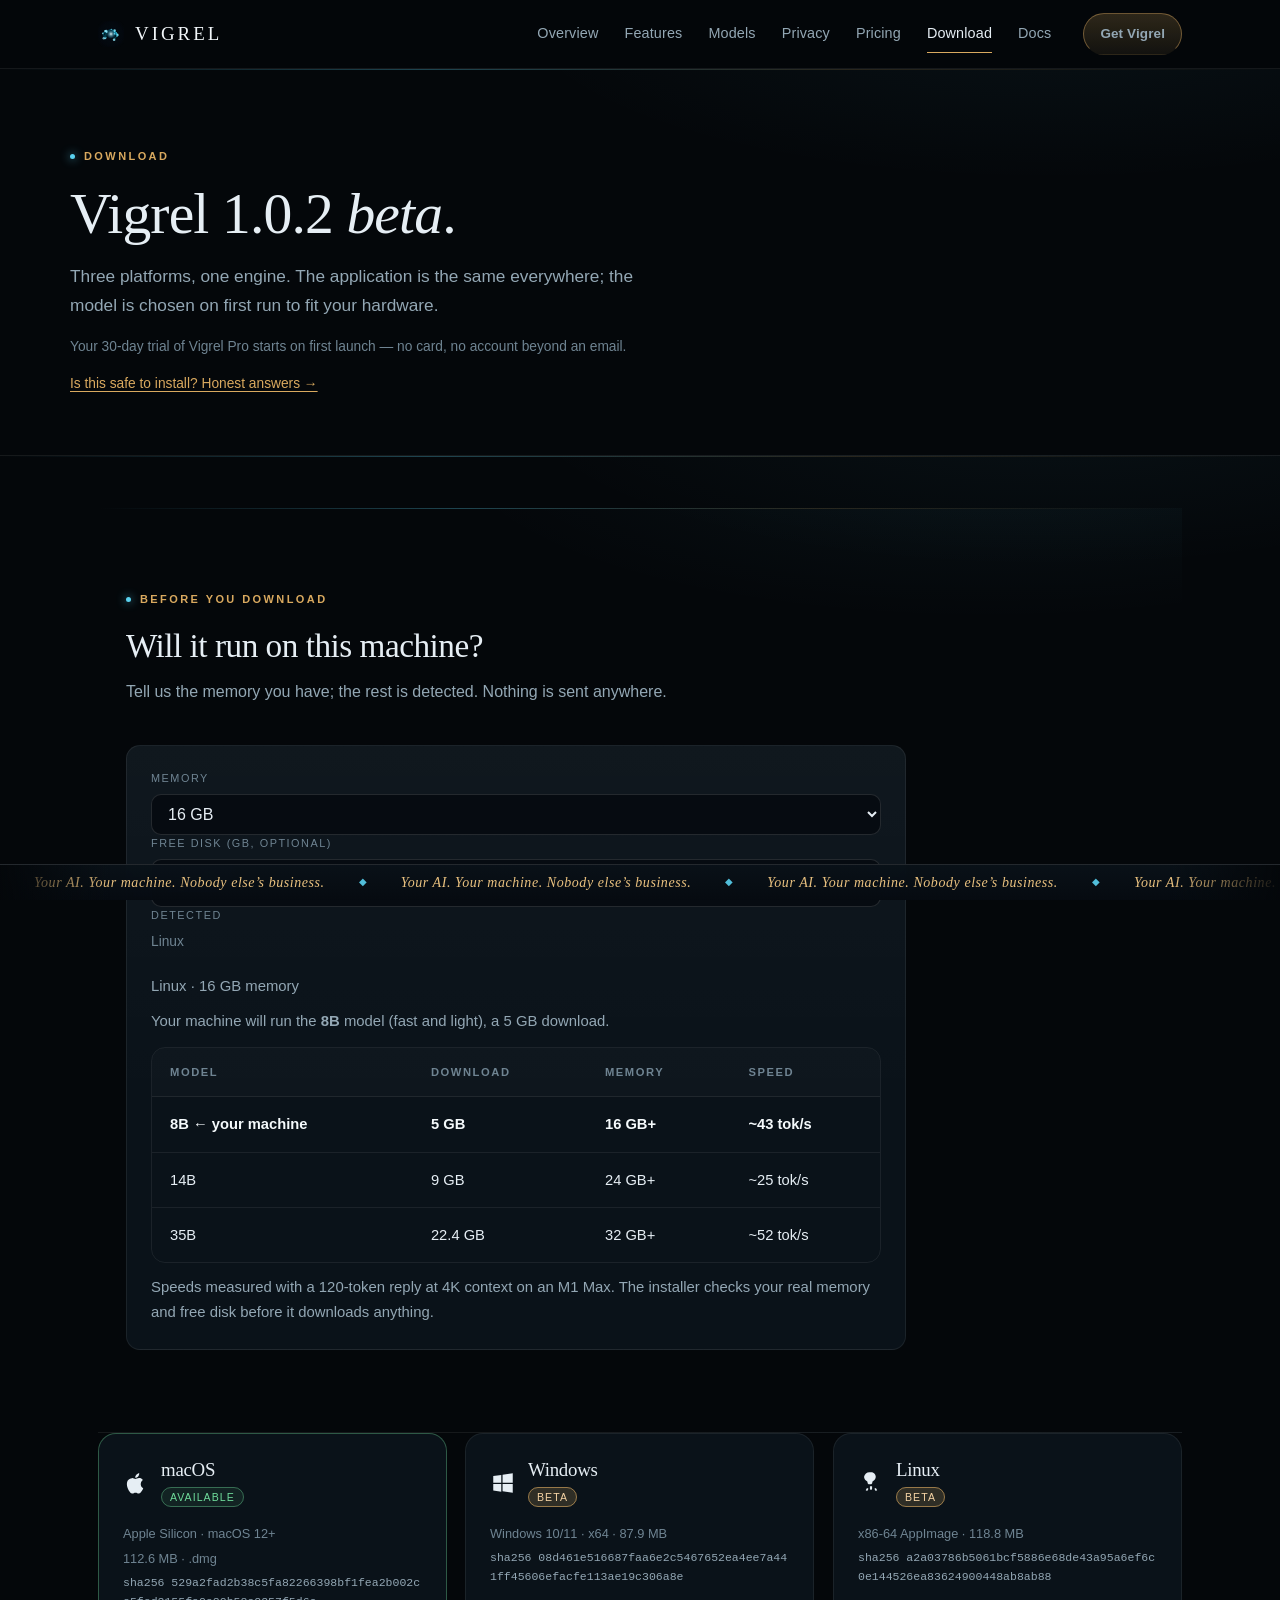
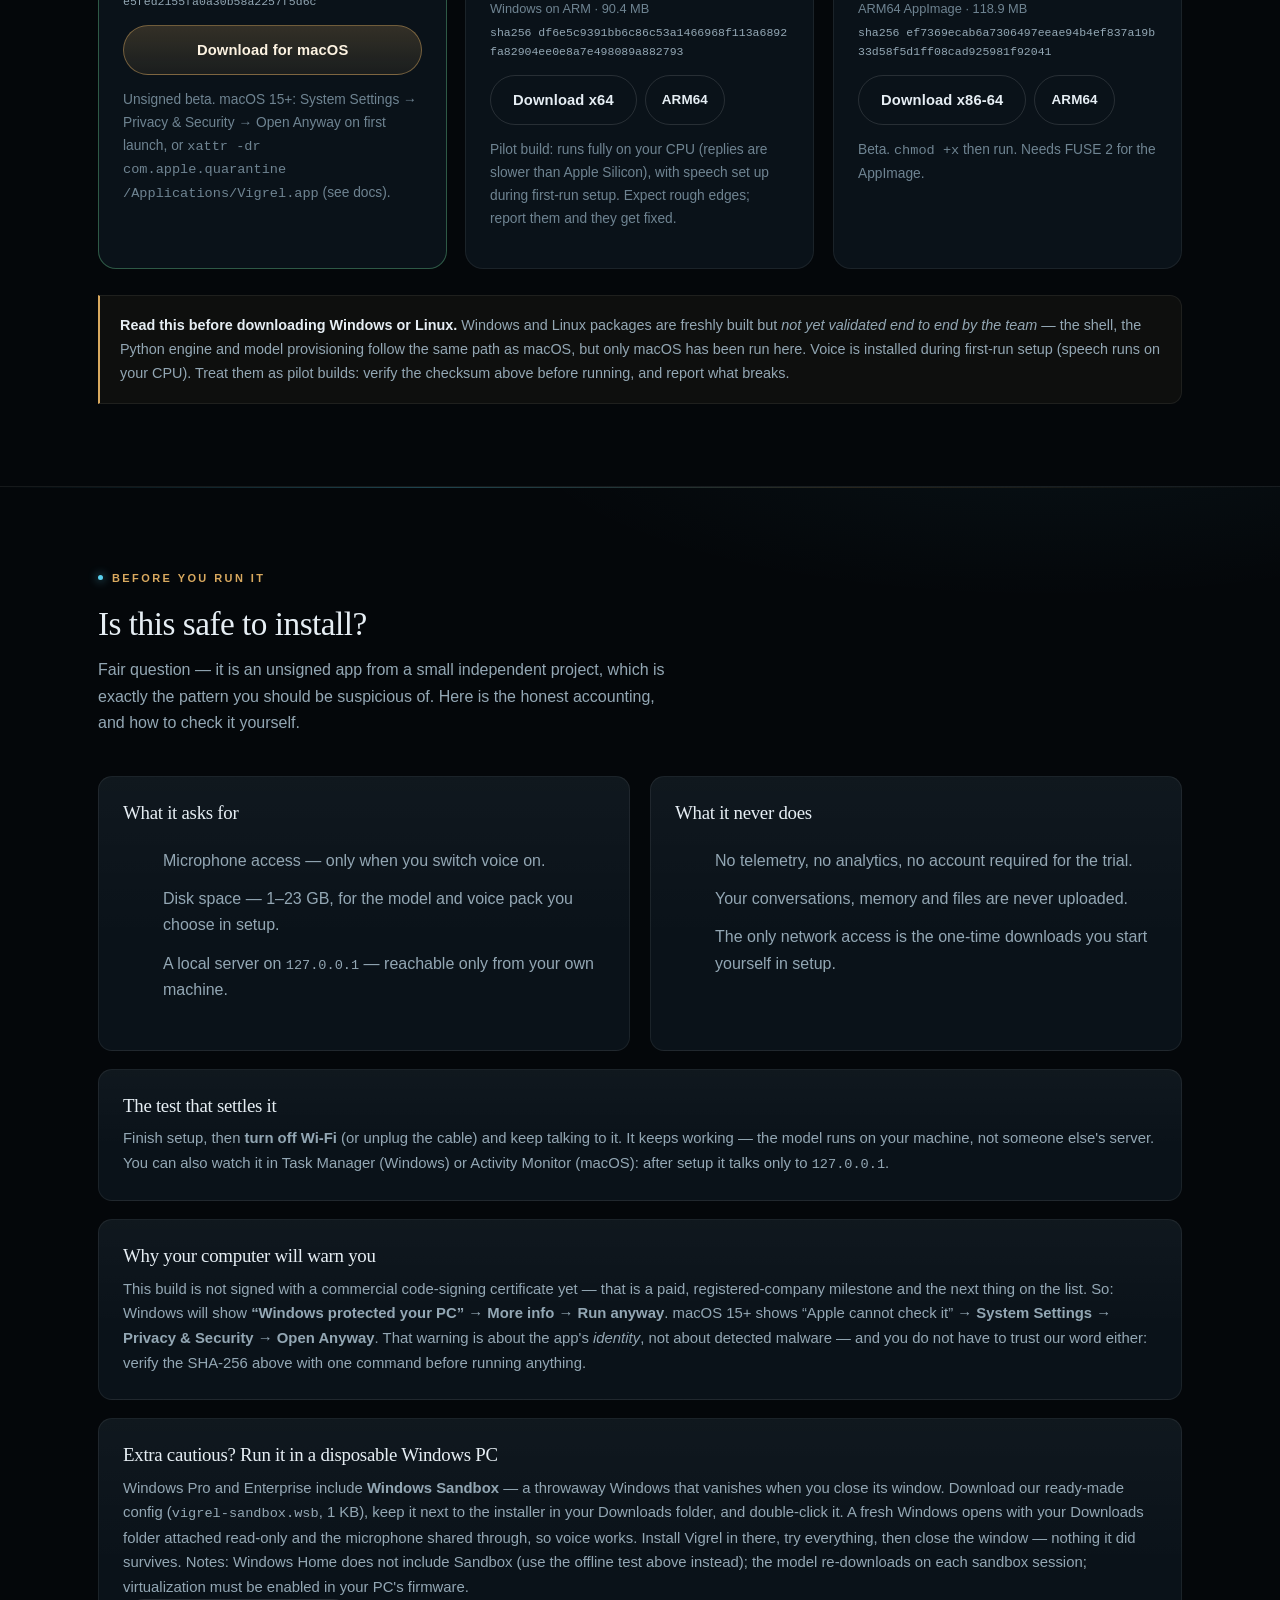
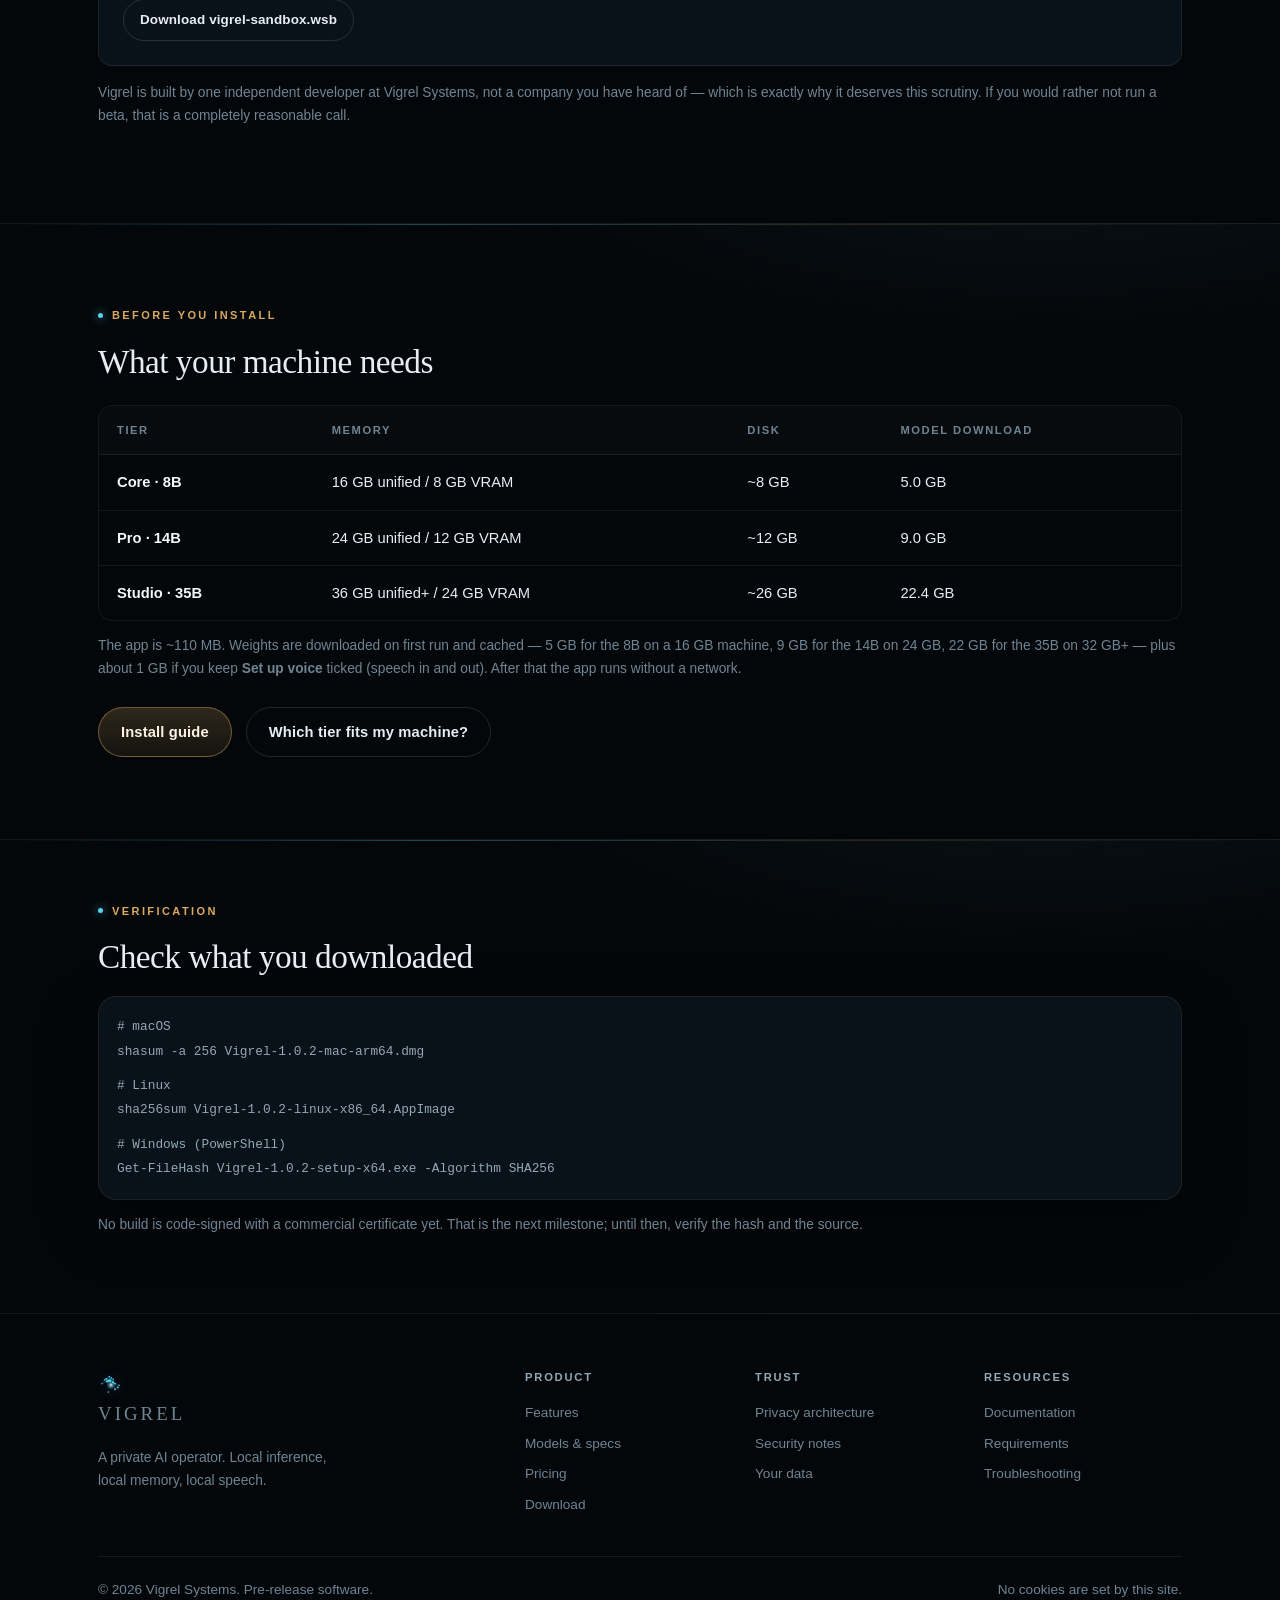
<file: download.html>
<!doctype html>
<html lang="en">
<head>
<script>document.documentElement.classList.add('js');</script>
<meta charset="utf-8">
<meta name="robots" content="noindex, nofollow">
<meta name="viewport" content="width=device-width, initial-scale=1">
<title>Download — Vigrel</title>
<meta name="description" content="Download Vigrel for macOS, Windows and Linux. Version 1.0.2 beta, with checksums and install notes.">
<link rel="icon" href="assets/mark.svg" type="image/svg+xml">
<link rel="stylesheet" href="assets/style.css">
</head>
<body>

<header class="site-header">
  <div class="wrap nav">
    <a class="brand" href="index.html"><canvas class="brand-mark" id="mark-canvas" aria-hidden="true"></canvas><span class="brand-name">Vigrel</span></a>
    <button class="nav-toggle" aria-label="Menu" aria-expanded="false">☰</button>
    <div class="nav-links">
      <a href="index.html">Overview</a>
      <a href="features.html">Features</a>
      <a href="models.html">Models</a>
      <a href="security.html">Privacy</a>
      <a href="pricing.html">Pricing</a>
      <a href="download.html" aria-current="page">Download</a>
      <a href="docs.html">Docs</a>
      <a class="btn small nav-cta" href="#platforms">Get Vigrel</a>
    </div>
  </div>
</header>

<main>
  <section class="hero" style="padding:0">
    <div class="wrap" style="padding:78px 0 46px;position:relative;z-index:2">
      <p class="eyebrow">Download</p>
      <h1>Vigrel 1.0.2 <em>beta</em>.</h1>
      <p class="lede" style="margin-top:18px">Three platforms, one engine. The application is the same everywhere; the model is chosen
        on first run to fit your hardware.</p>
      <p class="small" style="margin-top:14px">Your 30-day trial of Vigrel Pro starts on first launch — no card, no account beyond an email.</p>
      <p class="small" style="margin-top:6px"><a href="#trust" style="text-decoration:underline;text-underline-offset:3px">Is this safe to install? Honest answers →</a></p>
    </div>
  </section>

  <section id="platforms" style="padding-top:52px">
    <div class="wrap">
  <section id="spec-check">
    <div class="wrap">
      <p class="eyebrow">Before you download</p>
      <h2>Will it run on this machine?</h2>
      <p class="sub">Tell us the memory you have; the rest is detected. Nothing is sent anywhere.</p>
      <div class="card" style="margin-top:18px;max-width:780px">
        <div class="grid g3">
          <div class="field"><label for="sc-ram">Memory</label>
            <select id="sc-ram"><option value="8">8 GB</option><option value="16" selected>16 GB</option>
              <option value="24">24 GB</option><option value="32">32 GB</option><option value="64">64 GB</option></select></div>
          <div class="field"><label for="sc-disk">Free disk (GB, optional)</label>
            <input id="sc-disk" type="number" min="1" placeholder="e.g. 120"></div>
          <div class="field"><label>Detected</label><span id="sc-os" class="small">checking…</span></div>
        </div>
        <div id="sc-out" style="margin-top:20px"></div>
      </div>
    </div>
  </section>

      <div class="dl-grid">

        <div class="dl-card ready">
          <div class="dl-os">
            <svg viewBox="0 0 24 24" fill="currentColor" aria-hidden="true"><path d="M16.4 12.7c0-2.3 1.9-3.4 2-3.5-1.1-1.6-2.8-1.8-3.4-1.8-1.5-.1-2.8.9-3.6.9-.7 0-1.9-.9-3.1-.8-1.6 0-3.1.9-3.9 2.3-1.7 2.9-.4 7.2 1.2 9.5.8 1.1 1.7 2.4 2.9 2.3 1.2 0 1.6-.7 3.1-.7 1.4 0 1.8.7 3 .7 1.2 0 2-1.1 2.8-2.2.9-1.3 1.2-2.5 1.3-2.6-.1 0-2.3-.9-2.3-3.1zM14 5.9c.6-.8 1.1-1.8 1-2.9-.9 0-2 .6-2.7 1.4-.6.7-1.1 1.7-1 2.8 1 0 2-.5 2.7-1.3z"/></svg>
            <div><h3>macOS</h3><span class="pill ok">Available</span></div>
          </div>
          <div class="dl-meta">
            <span>Apple Silicon · macOS 12+</span>
            <span>112.6 MB · .dmg</span>
            <code>sha256 529a2fad2b38c5fa82266398bf1fea2b002ce5fed2155fa0a30b58a2257f5d6c</code>
          </div>
          <a class="btn" href="https://github.com/loveomoruyi/vigrel-demo/releases/download/v1.0.2/Vigrel-1.0.2-mac-arm64.dmg" download>Download for macOS</a>
          <p class="small">Unsigned beta. macOS 15+: System Settings → Privacy &amp; Security → Open Anyway on first launch, or <span class="mono">xattr -dr com.apple.quarantine /Applications/Vigrel.app</span> (see docs).</p>
        </div>

        <div class="dl-card">
          <div class="dl-os">
            <svg viewBox="0 0 24 24" fill="currentColor" aria-hidden="true"><path d="M3 5.6l7.4-1v7.1H3V5.6zm8.6-1.2L21 3v8.7h-9.4V4.4zM3 12.9h7.4V20L3 18.9v-6zm8.6 0H21V21l-9.4-1.3v-6.8z"/></svg>
            <div><h3>Windows</h3><span class="pill gold">Beta</span></div>
          </div>
          <div class="dl-meta">
            <span>Windows 10/11 · x64 · 87.9 MB</span>
            <code>sha256 08d461e516687faa6e2c5467652ea4ee7a441ff45606efacfe113ae19c306a8e</code>
            <span style="margin-top:8px">Windows on ARM · 90.4 MB</span>
            <code>sha256 df6e5c9391bb6c86c53a1466968f113a6892fa82904ee0e8a7e498089a882793</code>
          </div>
          <div style="display:flex;gap:8px;flex-wrap:wrap">
            <a class="btn ghost" href="https://github.com/loveomoruyi/vigrel-demo/releases/download/v1.0.2/Vigrel-1.0.2-setup-x64.exe" download>Download x64</a>
            <a class="btn ghost small" href="https://github.com/loveomoruyi/vigrel-demo/releases/download/v1.0.2/Vigrel-1.0.2-setup-arm64.exe" download>ARM64</a>
          </div>
          <p class="small">Pilot build: runs fully on your CPU (replies are slower than Apple Silicon), with speech set up during first-run setup. Expect rough edges; report them and they get fixed.</p>
        </div>

        <div class="dl-card">
          <div class="dl-os">
            <svg viewBox="0 0 24 24" fill="currentColor" aria-hidden="true"><path d="M12 2c2.4 0 4.4 1.9 4.4 4.3 0 1.7-1 3.2-2.4 3.9-.5.2-.8.7-.8 1.2v.3c0 .8-.7 1.4-1.5 1.4h-1.4c-.8 0-1.5-.6-1.5-1.4v-.3c0-.5-.3-1-.8-1.2-1.4-.7-2.4-2.2-2.4-3.9C6.1 3.9 8.1 2 10.5 2H12zm-1 13h2v2.3c0 .6-.4 1-1 1s-1-.4-1-1V15zm-2.7 1.6l1.4.8-1.2 2-1.4-.8 1.2-2zm6.8.8l1.4-.8 1.2 2-1.4.8-1.2-2z"/></svg>
            <div><h3>Linux</h3><span class="pill gold">Beta</span></div>
          </div>
          <div class="dl-meta">
            <span>x86-64 AppImage · 118.8 MB</span>
            <code>sha256 a2a03786b5061bcf5886e68de43a95a6ef6c0e144526ea83624900448ab8ab88</code>
            <span style="margin-top:8px">ARM64 AppImage · 118.9 MB</span>
            <code>sha256 ef7369ecab6a7306497eeae94b4ef837a19b33d58f5d1ff08cad925981f92041</code>
          </div>
          <div style="display:flex;gap:8px;flex-wrap:wrap">
            <a class="btn ghost" href="https://github.com/loveomoruyi/vigrel-demo/releases/download/v1.0.2/Vigrel-1.0.2-linux-x86_64.AppImage" download>Download x86-64</a>
            <a class="btn ghost small" href="https://github.com/loveomoruyi/vigrel-demo/releases/download/v1.0.2/Vigrel-1.0.2-linux-arm64.AppImage" download>ARM64</a>
          </div>
          <p class="small">Beta. <span class="mono">chmod +x</span> then run. Needs FUSE 2 for the AppImage.</p>
        </div>
      </div>

      <div class="note" style="margin-top:26px">
        <strong>Read this before downloading Windows or Linux.</strong> Windows and Linux packages are
        freshly built but <em>not yet validated end to end by the team</em> — the shell, the Python engine
        and model provisioning follow the same path as macOS, but only macOS has been run here. Voice is
        installed during first-run setup (speech runs on your CPU). Treat them as pilot builds: verify the
        checksum above before running, and report what breaks.
      </div>
    </div>
  </section>

  <section id="trust">
    <div class="wrap">
      <p class="eyebrow">Before you run it</p>
      <h2>Is this safe to install?</h2>
      <p class="sub">Fair question — it is an unsigned app from a small independent project, which is exactly the pattern you should be suspicious of. Here is the honest accounting, and how to check it yourself.</p>
      <div class="grid-2" style="margin-top:26px">
        <div class="card">
          <h3>What it asks for</h3>
          <ul class="faq" style="border:0">
            <li style="list-style:none;padding:6px 0;color:var(--muted)">Microphone access — only when you switch voice on.</li>
            <li style="list-style:none;padding:6px 0;color:var(--muted)">Disk space — 1–23 GB, for the model and voice pack you choose in setup.</li>
            <li style="list-style:none;padding:6px 0;color:var(--muted)">A local server on <span class="mono">127.0.0.1</span> — reachable only from your own machine.</li>
          </ul>
        </div>
        <div class="card">
          <h3>What it never does</h3>
          <ul class="faq" style="border:0">
            <li style="list-style:none;padding:6px 0;color:var(--muted)">No telemetry, no analytics, no account required for the trial.</li>
            <li style="list-style:none;padding:6px 0;color:var(--muted)">Your conversations, memory and files are never uploaded.</li>
            <li style="list-style:none;padding:6px 0;color:var(--muted)">The only network access is the one-time downloads you start yourself in setup.</li>
          </ul>
        </div>
      </div>
      <div class="card" style="margin-top:18px">
        <h3>The test that settles it</h3>
        <p>Finish setup, then <b>turn off Wi-Fi</b> (or unplug the cable) and keep talking to it. It keeps working — the model runs on your machine, not someone else's server. You can also watch it in Task Manager (Windows) or Activity Monitor (macOS): after setup it talks only to <span class="mono">127.0.0.1</span>.</p>
      </div>
      <div class="card" style="margin-top:18px">
        <h3>Why your computer will warn you</h3>
        <p>This build is not signed with a commercial code-signing certificate yet — that is a paid, registered-company milestone and the next thing on the list. So: Windows will show <b>“Windows protected your PC”</b> → <b>More info → Run anyway</b>. macOS 15+ shows “Apple cannot check it” → <b>System Settings → Privacy &amp; Security → Open Anyway</b>. That warning is about the app's <em>identity</em>, not about detected malware — and you do not have to trust our word either: verify the SHA-256 above with one command before running anything.</p>
      </div>
      <div class="card" style="margin-top:18px">
        <h3>Extra cautious? Run it in a disposable Windows PC</h3>
        <p>Windows Pro and Enterprise include <b>Windows Sandbox</b> — a throwaway Windows that vanishes when you close its window. Download our ready-made config (<span class="mono">vigrel-sandbox.wsb</span>, 1 KB), keep it next to the installer in your Downloads folder, and double-click it. A fresh Windows opens with your Downloads folder attached read-only and the microphone shared through, so voice works. Install Vigrel in there, try everything, then close the window — nothing it did survives. Notes: Windows Home does not include Sandbox (use the offline test above instead); the model re-downloads on each sandbox session; virtualization must be enabled in your PC's firmware.</p>
        <a class="btn ghost small" href="assets/vigrel-sandbox.wsb" download>Download vigrel-sandbox.wsb</a>
      </div>
      <p class="small" style="margin-top:16px">Vigrel is built by one independent developer at Vigrel Systems, not a company you have heard of — which is exactly why it deserves this scrutiny. If you would rather not run a beta, that is a completely reasonable call.</p>
    </div>
  </section>

  <section>
    <div class="wrap">
      <p class="eyebrow">Before you install</p>
      <h2>What your machine needs</h2>
      <div class="table-wrap reveal" style="margin-top:24px">
        <table>
          <thead><tr><th>Tier</th><th>Memory</th><th>Disk</th><th>Model download</th></tr></thead>
          <tbody>
            <tr><td><b>Core · 8B</b></td><td>16 GB unified / 8 GB VRAM</td><td>~8 GB</td><td>5.0 GB</td></tr>
            <tr><td><b>Pro · 14B</b></td><td>24 GB unified / 12 GB VRAM</td><td>~12 GB</td><td>9.0 GB</td></tr>
            <tr><td><b>Studio · 35B</b></td><td>36 GB unified+ / 24 GB VRAM</td><td>~26 GB</td><td>22.4 GB</td></tr>
          </tbody>
        </table>
      </div>
      <p class="small" style="margin-top:14px">The app is ~110 MB. Weights are downloaded on first run and cached — 5 GB for the 8B on a 16 GB
        machine, 9 GB for the 14B on 24 GB, 22 GB for the 35B on 32 GB+ — plus about 1 GB if you keep
        <b>Set up voice</b> ticked (speech in and out). After that the app runs without a network.</p>
      <div class="hero-actions" style="margin-top:26px">
        <a class="btn" href="docs.html">Install guide</a>
        <a class="btn ghost" href="models.html">Which tier fits my machine?</a>
      </div>
    </div>
  </section>

  <section class="tight">
    <div class="wrap">
      <p class="eyebrow">Verification</p>
      <h2>Check what you downloaded</h2>
      <div class="plate" style="margin-top:20px"><div class="plate-body term">
        <div># macOS</div>
        <div>shasum -a 256 Vigrel-1.0.2-mac-arm64.dmg</div>
        <div style="margin-top:10px"># Linux</div>
        <div>sha256sum Vigrel-1.0.2-linux-x86_64.AppImage</div>
        <div style="margin-top:10px"># Windows (PowerShell)</div>
        <div>Get-FileHash Vigrel-1.0.2-setup-x64.exe -Algorithm SHA256</div>
      </div></div>
      <p class="small" style="margin-top:14px">No build is code-signed with a commercial certificate yet. That is the next milestone;
        until then, verify the hash and the source.</p>
    </div>
  </section>
</main>

<footer>
  <div class="wrap">
    <div class="foot-grid">
      <div>
        <a class="brand" href="index.html"><canvas class="brand-mark" aria-hidden="true"></canvas><span class="brand-name">Vigrel</span></a>
        <p class="small" style="margin-top:14px;max-width:34ch">A private AI operator. Local inference, local memory, local speech.</p>
      </div>
      <div><h4>Product</h4><a href="features.html">Features</a><a href="models.html">Models &amp; specs</a><a href="pricing.html">Pricing</a><a href="download.html">Download</a></div>
      <div><h4>Trust</h4><a href="security.html">Privacy architecture</a><a href="docs.html#security">Security notes</a><a href="docs.html#data">Your data</a></div>
      <div><h4>Resources</h4><a href="docs.html">Documentation</a><a href="models.html#requirements">Requirements</a><a href="docs.html#troubleshooting">Troubleshooting</a><a data-support-link href="#">Report a problem</a></div>
    </div>
    <div class="foot-bottom"><span>© 2026 Vigrel Systems. Pre-release software.</span><span>No cookies are set by this site.</span></div>
  </div>
</footer>

<script src="assets/config.js"></script>
<script src="assets/spec-check.js"></script>
<script src="assets/mark-viz.js"></script>
<script src="assets/site.js"></script>
</body>
</html>
</file>
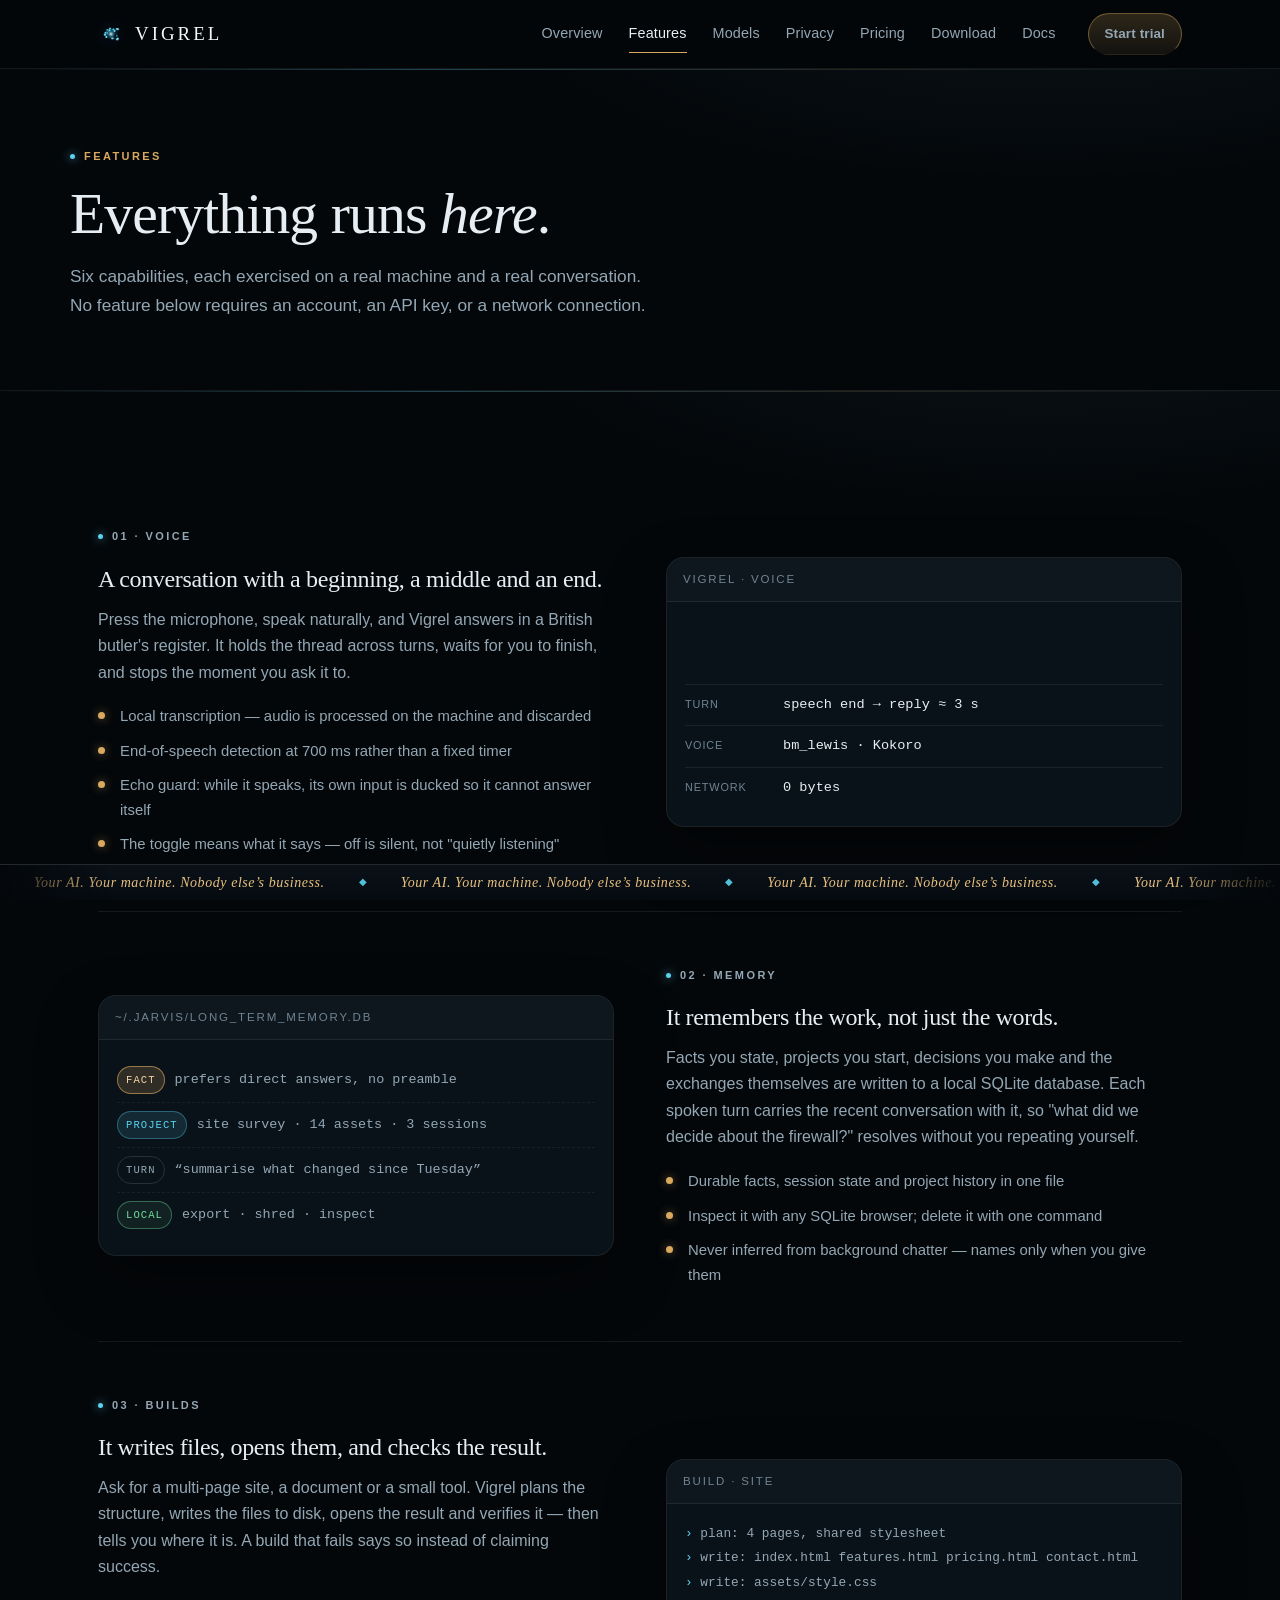
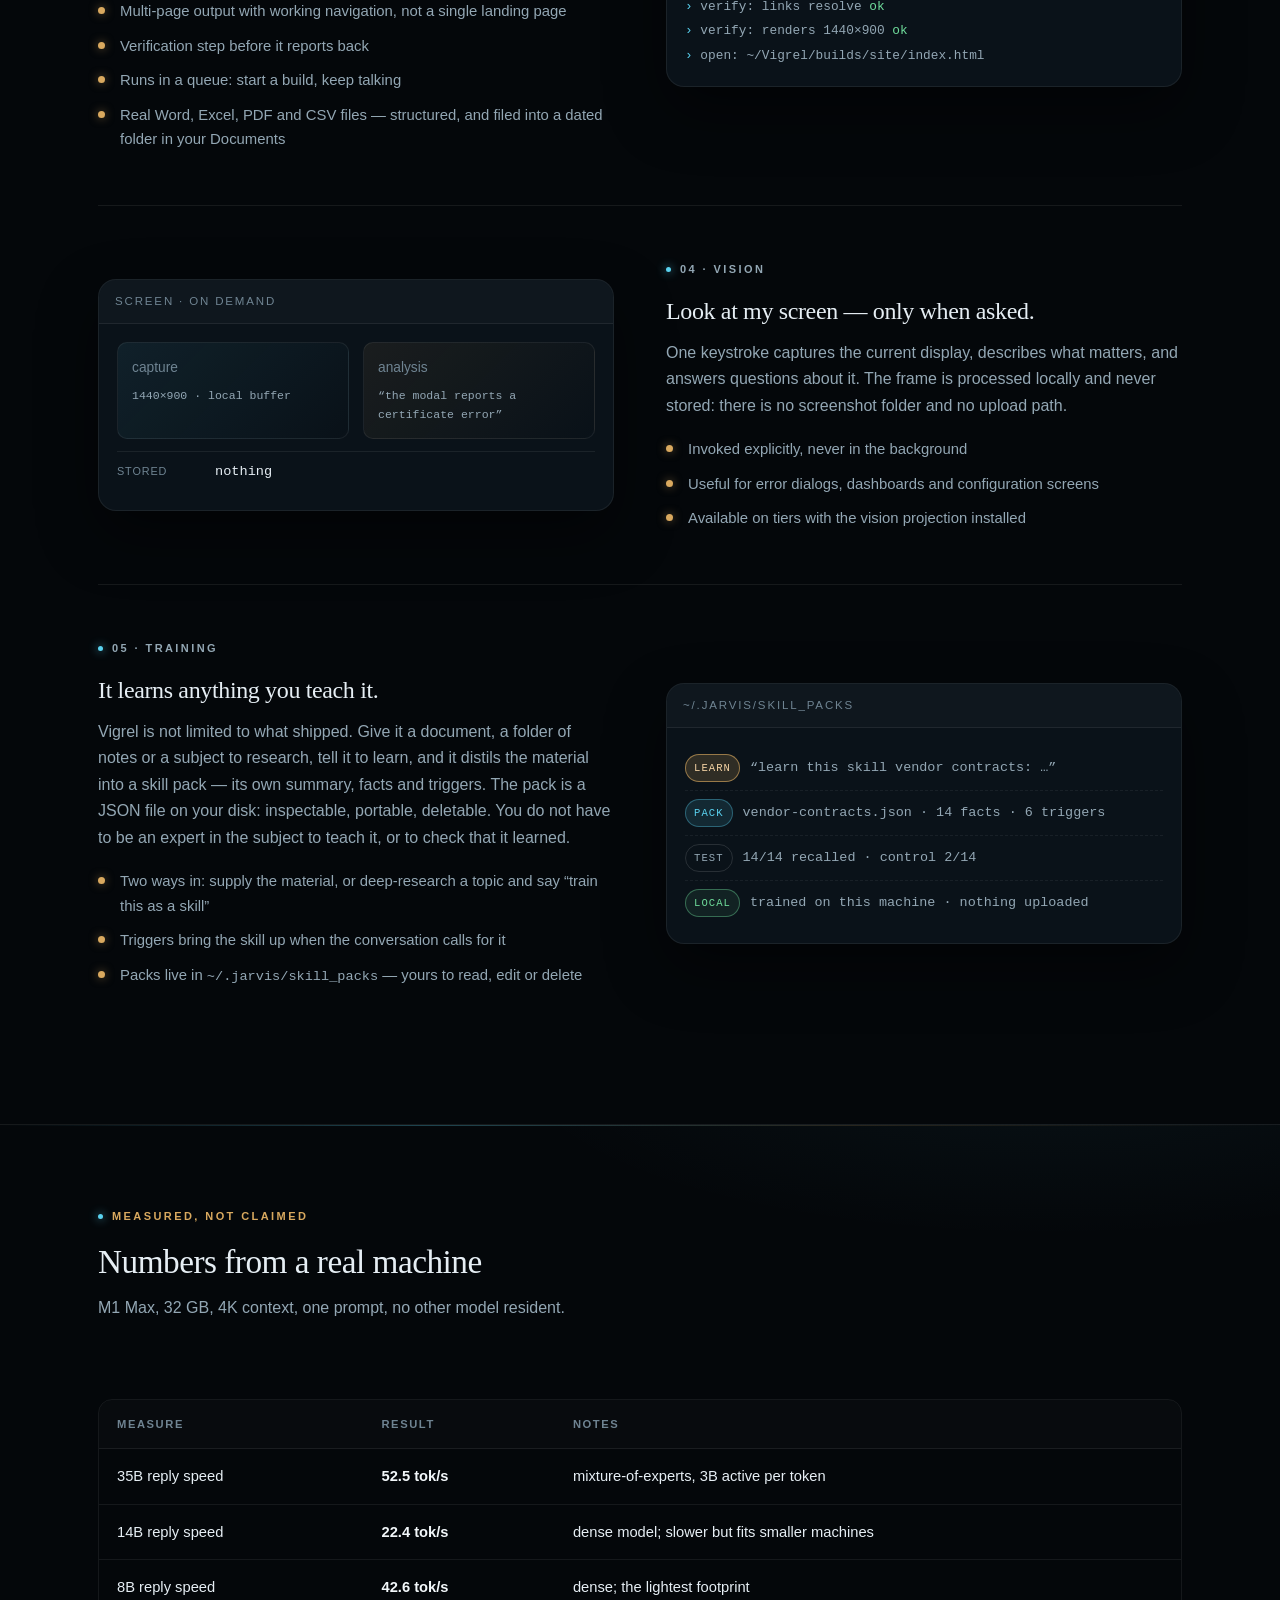
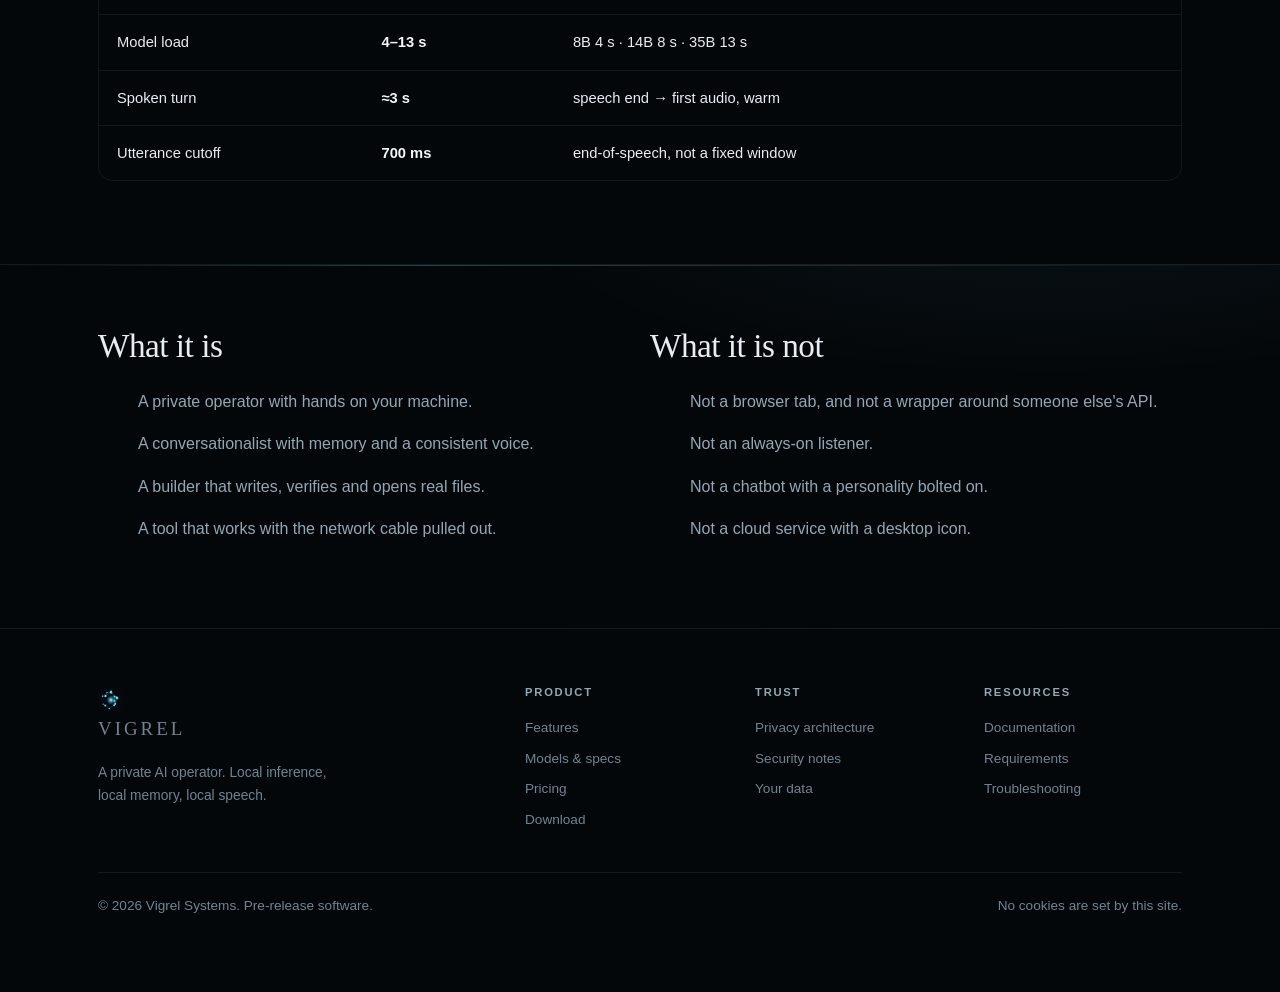
<file: features.html>
<!doctype html>
<html lang="en">
<head>
<script>document.documentElement.classList.add('js');</script>
<meta charset="utf-8">
<meta name="robots" content="noindex, nofollow">
<meta name="viewport" content="width=device-width, initial-scale=1">
<title>Features — Vigrel</title>
<meta name="description" content="Voice dialogue, local memory, real builds, screen vision, skill packs and offline operation — measured on real hardware.">
<link rel="icon" href="assets/mark.svg" type="image/svg+xml">
<link rel="stylesheet" href="assets/style.css">
</head>
<body>

<header class="site-header">
  <div class="wrap nav">
    <a class="brand" href="index.html"><canvas class="brand-mark" id="mark-canvas" aria-hidden="true"></canvas><span class="brand-name">Vigrel</span></a>
    <button class="nav-toggle" aria-label="Menu" aria-expanded="false">☰</button>
    <div class="nav-links">
      <a href="index.html">Overview</a>
      <a href="features.html" aria-current="page">Features</a>
      <a href="models.html">Models</a>
      <a href="security.html">Privacy</a>
      <a href="pricing.html">Pricing</a>
      <a href="download.html">Download</a>
      <a href="docs.html">Docs</a>
      <a class="btn small nav-cta" href="download.html">Start trial</a>
    </div>
  </div>
</header>

<main>
  <section class="hero" style="padding:0">
    <div class="wrap" style="padding:78px 0 54px;position:relative;z-index:2">
      <p class="eyebrow">Features</p>
      <h1>Everything runs <em>here</em>.</h1>
      <p class="lede" style="margin-top:18px">Six capabilities, each exercised on a real machine and a real conversation.
        No feature below requires an account, an API key, or a network connection.</p>
    </div>
  </section>

  <section>
    <div class="wrap">
      <div class="row">
        <div class="row-copy">
          <p class="eyebrow">01 · Voice</p>
          <h3>A conversation with a beginning, a middle and an end.</h3>
          <p>Press the microphone, speak naturally, and Vigrel answers in a British butler's register.
             It holds the thread across turns, waits for you to finish, and stops the moment you ask it to.</p>
          <ul>
            <li>Local transcription — audio is processed on the machine and discarded</li>
            <li>End-of-speech detection at 700 ms rather than a fixed timer</li>
            <li>Echo guard: while it speaks, its own input is ducked so it cannot answer itself</li>
            <li>The toggle means what it says — off is silent, not "quietly listening"</li>
          </ul>
        </div>
        <div class="row-media">
          <div class="plate">
            <div class="plate-head">Vigrel · voice</div>
            <div class="plate-body">
              <div class="wave" aria-hidden="true">
                <i style="animation-delay:0s"></i><i style="animation-delay:.07s"></i><i style="animation-delay:.14s"></i><i style="animation-delay:.21s"></i><i style="animation-delay:.28s"></i><i style="animation-delay:.35s"></i><i style="animation-delay:.42s"></i><i style="animation-delay:.49s"></i><i style="animation-delay:.56s"></i><i style="animation-delay:.63s"></i><i style="animation-delay:.7s"></i><i style="animation-delay:.77s"></i><i style="animation-delay:.84s"></i><i style="animation-delay:.91s"></i><i style="animation-delay:.98s"></i><i style="animation-delay:1.05s"></i><i style="animation-delay:1.12s"></i><i style="animation-delay:1.19s"></i><i style="animation-delay:1.26s"></i><i style="animation-delay:1.33s"></i>
              </div>
              <div class="plate-line"><span>Turn</span><span class="mono">speech end → reply ≈ 3 s</span></div>
              <div class="plate-line"><span>Voice</span><span class="mono">bm_lewis · Kokoro</span></div>
              <div class="plate-line"><span>Network</span><span class="mono">0 bytes</span></div>
            </div>
          </div>
        </div>
      </div>

      <div class="row flip">
        <div class="row-copy">
          <p class="eyebrow">02 · Memory</p>
          <h3>It remembers the work, not just the words.</h3>
          <p>Facts you state, projects you start, decisions you make and the exchanges themselves are
             written to a local SQLite database. Each spoken turn carries the recent conversation with it,
             so "what did we decide about the firewall?" resolves without you repeating yourself.</p>
          <ul>
            <li>Durable facts, session state and project history in one file</li>
            <li>Inspect it with any SQLite browser; delete it with one command</li>
            <li>Never inferred from background chatter — names only when you give them</li>
          </ul>
        </div>
        <div class="row-media">
          <div class="plate">
            <div class="plate-head">~/.jarvis/long_term_memory.db</div>
            <div class="plate-body term">
              <div class="mem-node"><span class="pill gold">fact</span> prefers direct answers, no preamble</div>
              <div class="mem-node"><span class="pill cyan">project</span> site survey · 14 assets · 3 sessions</div>
              <div class="mem-node"><span class="pill">turn</span> “summarise what changed since Tuesday”</div>
              <div class="mem-node"><span class="pill ok">local</span> export · shred · inspect</div>
            </div>
          </div>
        </div>
      </div>

      <div class="row">
        <div class="row-copy">
          <p class="eyebrow">03 · Builds</p>
          <h3>It writes files, opens them, and checks the result.</h3>
          <p>Ask for a multi-page site, a document or a small tool. Vigrel plans the structure, writes the
             files to disk, opens the result and verifies it — then tells you where it is. A build that
             fails says so instead of claiming success.</p>
          <ul>
            <li>Multi-page output with working navigation, not a single landing page</li>
            <li>Verification step before it reports back</li>
            <li>Runs in a queue: start a build, keep talking</li>
            <li>Real Word, Excel, PDF and CSV files — structured, and filed into a dated folder in your Documents</li>
          </ul>
        </div>
        <div class="row-media">
          <div class="plate">
            <div class="plate-head">build · site</div>
            <div class="plate-body term">
              <div><b>›</b> plan: 4 pages, shared stylesheet</div>
              <div><b>›</b> write: index.html features.html pricing.html contact.html</div>
              <div><b>›</b> write: assets/style.css</div>
              <div><b>›</b> verify: links resolve <span class="ok">ok</span></div>
              <div><b>›</b> verify: renders 1440×900 <span class="ok">ok</span></div>
              <div><b>›</b> open: ~/Vigrel/builds/site/index.html</div>
            </div>
          </div>
        </div>
      </div>

      <div class="row flip">
        <div class="row-copy">
          <p class="eyebrow">04 · Vision</p>
          <h3>Look at my screen — only when asked.</h3>
          <p>One keystroke captures the current display, describes what matters, and answers questions about
             it. The frame is processed locally and never stored: there is no screenshot folder and no
             upload path.</p>
          <ul>
            <li>Invoked explicitly, never in the background</li>
            <li>Useful for error dialogs, dashboards and configuration screens</li>
            <li>Available on tiers with the vision projection installed</li>
          </ul>
        </div>
        <div class="row-media">
          <div class="plate">
            <div class="plate-head">screen · on demand</div>
            <div class="plate-body">
              <div style="display:grid;grid-template-columns:1fr 1fr;gap:14px">
                <div style="border:1px solid var(--line);border-radius:10px;padding:14px;background:linear-gradient(135deg,rgba(90,210,240,.08),transparent)">
                  <div class="small">capture</div>
                  <div style="font-family:var(--mono);font-size:.72rem;color:var(--muted);margin-top:6px">1440×900 · local buffer</div>
                </div>
                <div style="border:1px solid var(--line);border-radius:10px;padding:14px;background:linear-gradient(135deg,rgba(217,169,95,.08),transparent)">
                  <div class="small">analysis</div>
                  <div style="font-family:var(--mono);font-size:.72rem;color:var(--muted);margin-top:6px">“the modal reports a certificate error”</div>
                </div>
              </div>
              <div class="plate-line" style="margin-top:12px"><span>Stored</span><span class="mono">nothing</span></div>
            </div>
          </div>
        </div>
      </div>

      <div class="row">
        <div class="row-copy">
          <p class="eyebrow">05 · Training</p>
          <h3>It learns anything you teach it.</h3>
          <p>Vigrel is not limited to what shipped. Give it a document, a folder of notes or a subject to
             research, tell it to learn, and it distils the material into a skill pack — its own summary,
             facts and triggers. The pack is a JSON file on your disk: inspectable, portable, deletable.
             You do not have to be an expert in the subject to teach it, or to check that it learned.</p>
          <ul>
            <li>Two ways in: supply the material, or deep-research a topic and say “train this as a skill”</li>
            <li>Triggers bring the skill up when the conversation calls for it</li>
            <li>Packs live in <span class="mono">~/.jarvis/skill_packs</span> — yours to read, edit or delete</li>
          </ul>
        </div>
        <div class="row-media">
          <div class="plate">
            <div class="plate-head">~/.jarvis/skill_packs</div>
            <div class="plate-body term">
              <div class="mem-node"><span class="pill gold">learn</span> “learn this skill vendor contracts: …”</div>
              <div class="mem-node"><span class="pill cyan">pack</span> vendor-contracts.json · 14 facts · 6 triggers</div>
              <div class="mem-node"><span class="pill">test</span> 14/14 recalled · control 2/14</div>
              <div class="mem-node"><span class="pill ok">local</span> trained on this machine · nothing uploaded</div>
            </div>
          </div>
        </div>
      </div>
    </div>
  </section>

  <section>
    <div class="wrap">
      <div class="section-head">
        <div>
          <p class="eyebrow">Measured, not claimed</p>
          <h2>Numbers from a real machine</h2>
          <p class="sub">M1 Max, 32 GB, 4K context, one prompt, no other model resident.</p>
        </div>
      </div>
      <div class="table-wrap reveal">
        <table>
          <thead><tr><th>Measure</th><th>Result</th><th>Notes</th></tr></thead>
          <tbody>
            <tr><td>35B reply speed</td><td><b>52.5 tok/s</b></td><td>mixture-of-experts, 3B active per token</td></tr>
            <tr><td>14B reply speed</td><td><b>22.4 tok/s</b></td><td>dense model; slower but fits smaller machines</td></tr>
            <tr><td>8B reply speed</td><td><b>42.6 tok/s</b></td><td>dense; the lightest footprint</td></tr>
            <tr><td>Model load</td><td><b>4–13 s</b></td><td>8B 4 s · 14B 8 s · 35B 13 s</td></tr>
            <tr><td>Spoken turn</td><td><b>≈3 s</b></td><td>speech end → first audio, warm</td></tr>
            <tr><td>Utterance cutoff</td><td><b>700 ms</b></td><td>end-of-speech, not a fixed window</td></tr>
          </tbody>
        </table>
      </div>
    </div>
  </section>

  <section class="tight">
    <div class="wrap grid-2">
      <div>
        <h2>What it is</h2>
        <ul class="faq" style="border:0">
          <li style="list-style:none;padding:8px 0;color:var(--muted)">A private operator with hands on your machine.</li>
          <li style="list-style:none;padding:8px 0;color:var(--muted)">A conversationalist with memory and a consistent voice.</li>
          <li style="list-style:none;padding:8px 0;color:var(--muted)">A builder that writes, verifies and opens real files.</li>
          <li style="list-style:none;padding:8px 0;color:var(--muted)">A tool that works with the network cable pulled out.</li>
        </ul>
      </div>
      <div>
        <h2>What it is not</h2>
        <ul class="faq" style="border:0">
          <li style="list-style:none;padding:8px 0;color:var(--muted)">Not a browser tab, and not a wrapper around someone else's API.</li>
          <li style="list-style:none;padding:8px 0;color:var(--muted)">Not an always-on listener.</li>
          <li style="list-style:none;padding:8px 0;color:var(--muted)">Not a chatbot with a personality bolted on.</li>
          <li style="list-style:none;padding:8px 0;color:var(--muted)">Not a cloud service with a desktop icon.</li>
        </ul>
      </div>
    </div>
  </section>
</main>

<footer>
  <div class="wrap">
    <div class="foot-grid">
      <div>
        <a class="brand" href="index.html"><canvas class="brand-mark" aria-hidden="true"></canvas><span class="brand-name">Vigrel</span></a>
        <p class="small" style="margin-top:14px;max-width:34ch">A private AI operator. Local inference, local memory, local speech.</p>
      </div>
      <div><h4>Product</h4><a href="features.html">Features</a><a href="models.html">Models &amp; specs</a><a href="pricing.html">Pricing</a><a href="download.html">Download</a></div>
      <div><h4>Trust</h4><a href="security.html">Privacy architecture</a><a href="docs.html#security">Security notes</a><a href="docs.html#data">Your data</a></div>
      <div><h4>Resources</h4><a href="docs.html">Documentation</a><a href="models.html#requirements">Requirements</a><a href="docs.html#troubleshooting">Troubleshooting</a><a data-support-link href="#">Report a problem</a></div>
    </div>
    <div class="foot-bottom"><span>© 2026 Vigrel Systems. Pre-release software.</span><span>No cookies are set by this site.</span></div>
  </div>
</footer>

<script src="assets/config.js"></script>
<script src="assets/mark-viz.js"></script>
<script src="assets/site.js"></script>
</body>
</html>
</file>
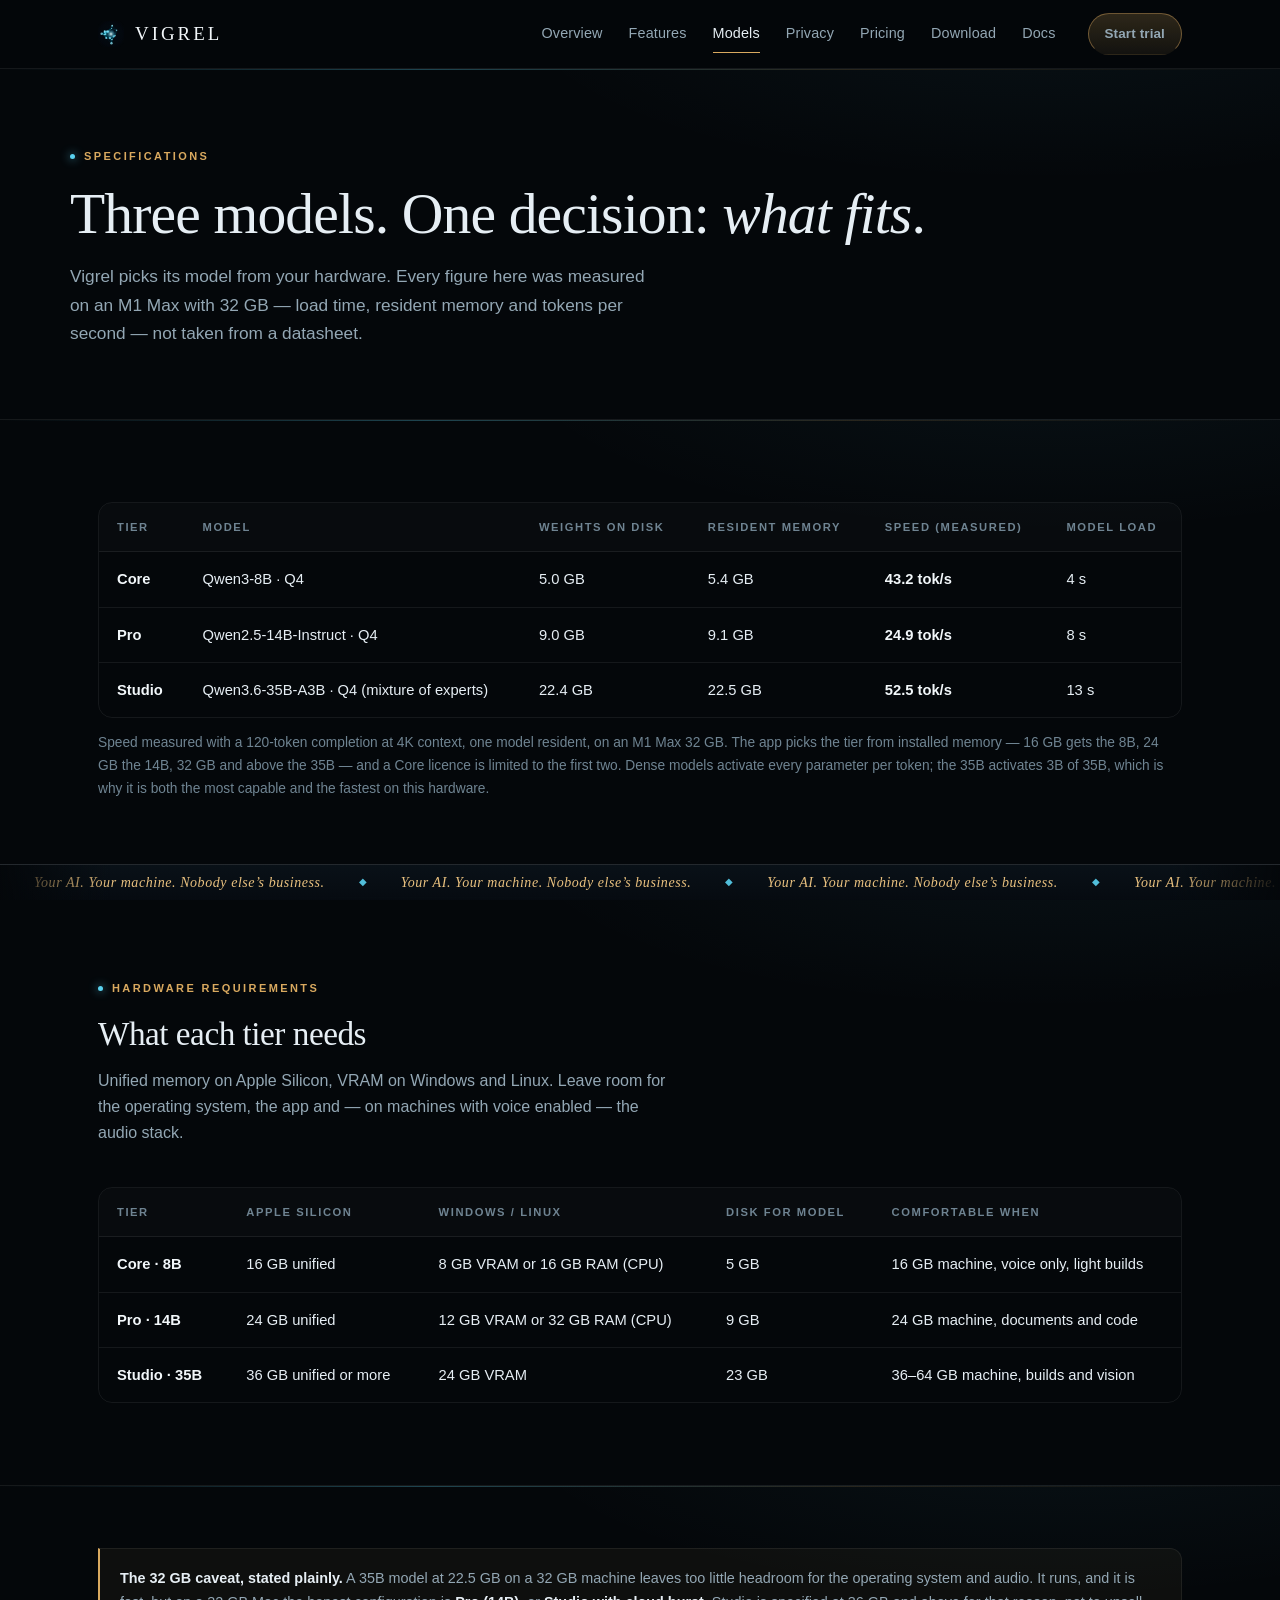
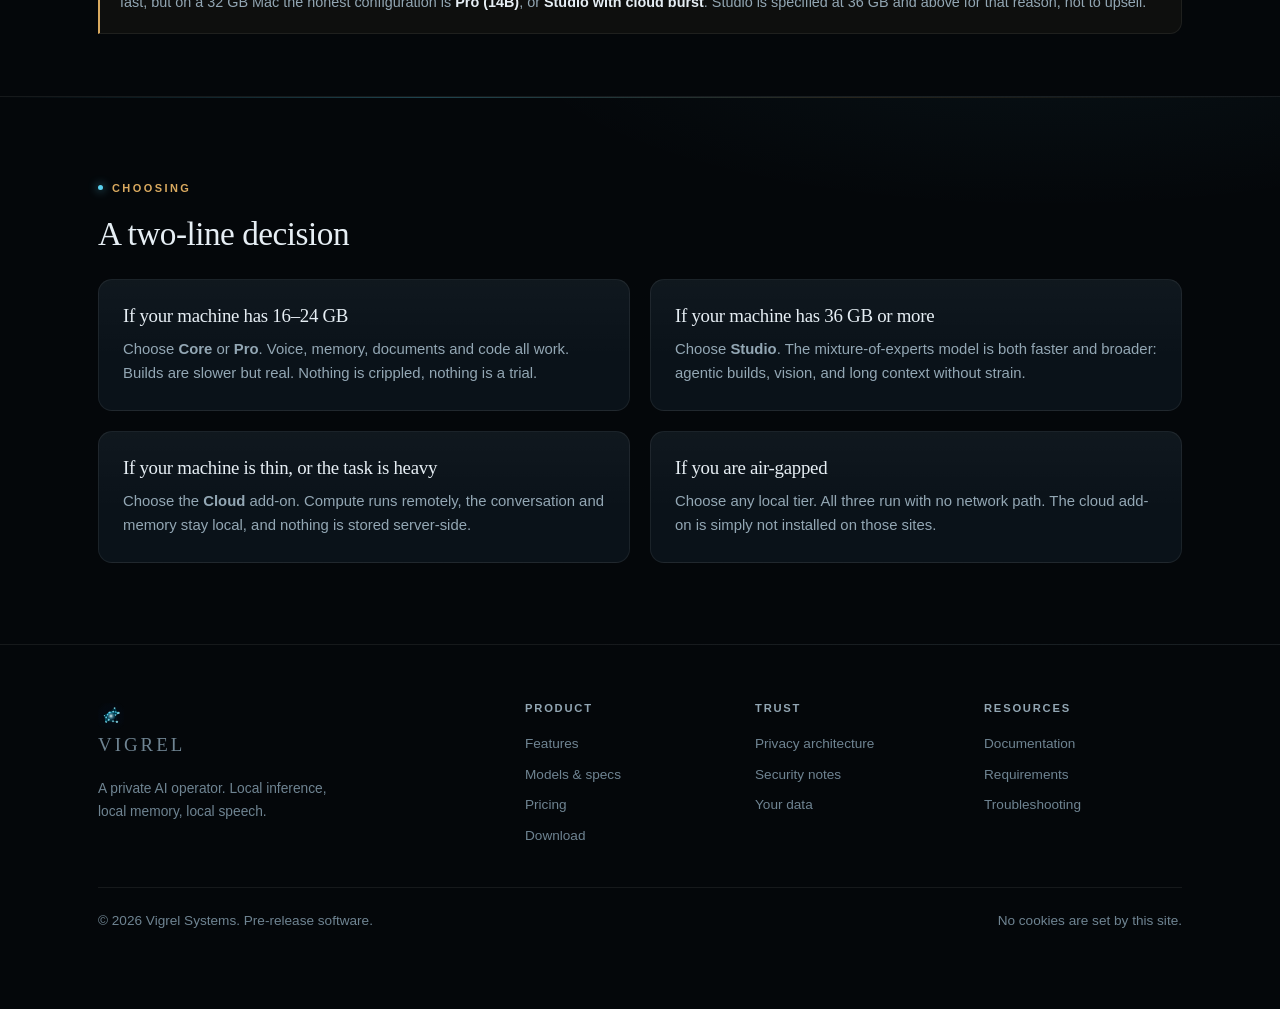
<file: models.html>
<!doctype html>
<html lang="en">
<head>
<script>document.documentElement.classList.add('js');</script>
<meta charset="utf-8">
<meta name="robots" content="noindex, nofollow">
<meta name="viewport" content="width=device-width, initial-scale=1">
<title>Models &amp; specifications — Vigrel</title>
<meta name="description" content="Vigrel model tiers: 8B, 14B and 35B mixture-of-experts, with measured memory, speed and hardware requirements.">
<link rel="icon" href="assets/mark.svg" type="image/svg+xml">
<link rel="stylesheet" href="assets/style.css">
</head>
<body>

<header class="site-header">
  <div class="wrap nav">
    <a class="brand" href="index.html"><canvas class="brand-mark" id="mark-canvas" aria-hidden="true"></canvas><span class="brand-name">Vigrel</span></a>
    <button class="nav-toggle" aria-label="Menu" aria-expanded="false">☰</button>
    <div class="nav-links">
      <a href="index.html">Overview</a>
      <a href="features.html">Features</a>
      <a href="models.html" aria-current="page">Models</a>
      <a href="security.html">Privacy</a>
      <a href="pricing.html">Pricing</a>
      <a href="download.html">Download</a>
      <a href="docs.html">Docs</a>
      <a class="btn small nav-cta" href="download.html">Start trial</a>
    </div>
  </div>
</header>

<main>
  <section class="hero" style="padding:0">
    <div class="wrap" style="padding:78px 0 54px;position:relative;z-index:2">
      <p class="eyebrow">Specifications</p>
      <h1>Three models. One decision: <em>what fits</em>.</h1>
      <p class="lede" style="margin-top:18px">Vigrel picks its model from your hardware. Every figure here was measured on an
        M1 Max with 32 GB — load time, resident memory and tokens per second — not taken from a datasheet.</p>
    </div>
  </section>

  <section>
    <div class="wrap">
      <div class="table-wrap reveal">
        <table>
          <thead>
            <tr><th>Tier</th><th>Model</th><th>Weights on disk</th><th>Resident memory</th><th>Speed (measured)</th><th>Model load</th></tr>
          </thead>
          <tbody>
            <tr>
              <td><b>Core</b></td>
              <td>Qwen3-8B · Q4</td>
              <td>5.0 GB</td>
              <td>5.4 GB</td>
              <td><b>43.2 tok/s</b></td>
              <td>4 s</td>
            </tr>
            <tr>
              <td><b>Pro</b></td>
              <td>Qwen2.5-14B-Instruct · Q4</td>
              <td>9.0 GB</td>
              <td>9.1 GB</td>
              <td><b>24.9 tok/s</b></td>
              <td>8 s</td>
            </tr>
            <tr>
              <td><b>Studio</b></td>
              <td>Qwen3.6-35B-A3B · Q4 (mixture of experts)</td>
              <td>22.4 GB</td>
              <td>22.5 GB</td>
              <td><b>52.5 tok/s</b></td>
              <td>13 s</td>
            </tr>
          </tbody>
        </table>
      </div>
      <p class="small" style="margin-top:14px">Speed measured with a 120-token completion at 4K context, one model resident, on an M1 Max 32 GB. The app picks the tier from installed memory — 16 GB gets the 8B, 24 GB the 14B, 32 GB and above the 35B — and a Core licence is limited to the first two.
        Dense models activate every parameter per token; the 35B activates 3B of 35B, which is why it is both
        the most capable and the fastest on this hardware.</p>
    </div>
  </section>

  <section>
    <div class="wrap">
      <p class="eyebrow" id="requirements">Hardware requirements</p>
      <h2>What each tier needs</h2>
      <p class="sub">Unified memory on Apple Silicon, VRAM on Windows and Linux. Leave room for the operating
        system, the app and — on machines with voice enabled — the audio stack.</p>
      <div class="table-wrap reveal">
        <table>
          <thead><tr><th>Tier</th><th>Apple Silicon</th><th>Windows / Linux</th><th>Disk for model</th><th>Comfortable when</th></tr></thead>
          <tbody>
            <tr><td><b>Core · 8B</b></td><td>16 GB unified</td><td>8 GB VRAM or 16 GB RAM (CPU)</td><td>5 GB</td><td>16 GB machine, voice only, light builds</td></tr>
            <tr><td><b>Pro · 14B</b></td><td>24 GB unified</td><td>12 GB VRAM or 32 GB RAM (CPU)</td><td>9 GB</td><td>24 GB machine, documents and code</td></tr>
            <tr><td><b>Studio · 35B</b></td><td>36 GB unified or more</td><td>24 GB VRAM</td><td>23 GB</td><td>36–64 GB machine, builds and vision</td></tr>
          </tbody>
        </table>
      </div>
    </div>
  </section>

  <section class="tight">
    <div class="wrap">
      <div class="note reveal">
        <strong>The 32 GB caveat, stated plainly.</strong> A 35B model at 22.5 GB on a 32 GB machine leaves
        too little headroom for the operating system and audio. It runs, and it is fast, but on a 32 GB Mac
        the honest configuration is <strong>Pro (14B)</strong>, or <strong>Studio with cloud burst</strong>.
        Studio is specified at 36 GB and above for that reason, not to upsell.
      </div>
    </div>
  </section>

  <section>
    <div class="wrap">
      <p class="eyebrow">Choosing</p>
      <h2>A two-line decision</h2>
      <div class="grid-2" style="margin-top:26px">
        <div class="card">
          <h3>If your machine has 16–24 GB</h3>
          <p>Choose <b>Core</b> or <b>Pro</b>. Voice, memory, documents and code all work. Builds are
             slower but real. Nothing is crippled, nothing is a trial.</p>
        </div>
        <div class="card">
          <h3>If your machine has 36 GB or more</h3>
          <p>Choose <b>Studio</b>. The mixture-of-experts model is both faster and broader: agentic builds,
             vision, and long context without strain.</p>
        </div>
        <div class="card">
          <h3>If your machine is thin, or the task is heavy</h3>
          <p>Choose the <b>Cloud</b> add-on. Compute runs remotely, the conversation and memory stay local,
             and nothing is stored server-side.</p>
        </div>
        <div class="card">
          <h3>If you are air-gapped</h3>
          <p>Choose any local tier. All three run with no network path. The cloud add-on is simply not
             installed on those sites.</p>
        </div>
      </div>
    </div>
  </section>
</main>

<footer>
  <div class="wrap">
    <div class="foot-grid">
      <div>
        <a class="brand" href="index.html"><canvas class="brand-mark" aria-hidden="true"></canvas><span class="brand-name">Vigrel</span></a>
        <p class="small" style="margin-top:14px;max-width:34ch">A private AI operator. Local inference, local memory, local speech.</p>
      </div>
      <div><h4>Product</h4><a href="features.html">Features</a><a href="models.html">Models &amp; specs</a><a href="pricing.html">Pricing</a><a href="download.html">Download</a></div>
      <div><h4>Trust</h4><a href="security.html">Privacy architecture</a><a href="docs.html#security">Security notes</a><a href="docs.html#data">Your data</a></div>
      <div><h4>Resources</h4><a href="docs.html">Documentation</a><a href="models.html#requirements">Requirements</a><a href="docs.html#troubleshooting">Troubleshooting</a><a data-support-link href="#">Report a problem</a></div>
    </div>
    <div class="foot-bottom"><span>© 2026 Vigrel Systems. Pre-release software.</span><span>No cookies are set by this site.</span></div>
  </div>
</footer>

<script src="assets/config.js"></script>
<script src="assets/mark-viz.js"></script>
<script src="assets/site.js"></script>
</body>
</html>
</file>
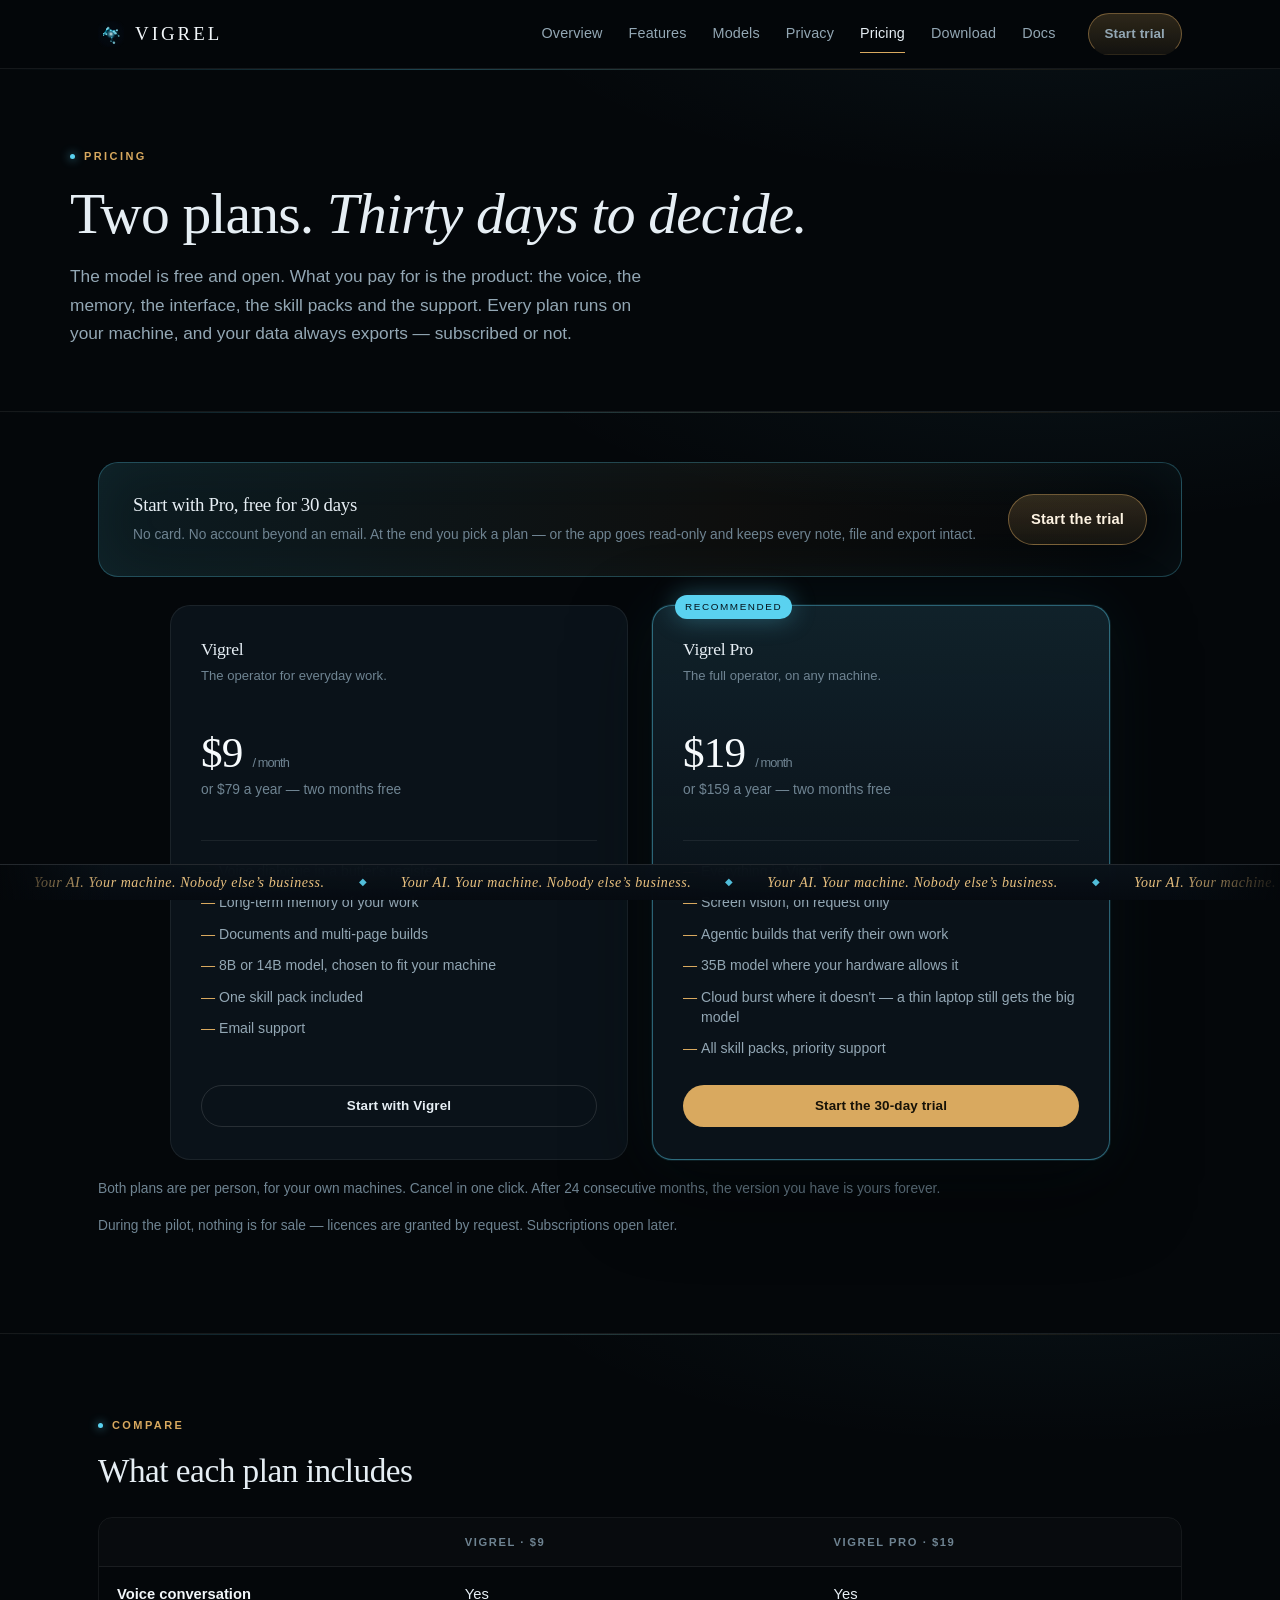
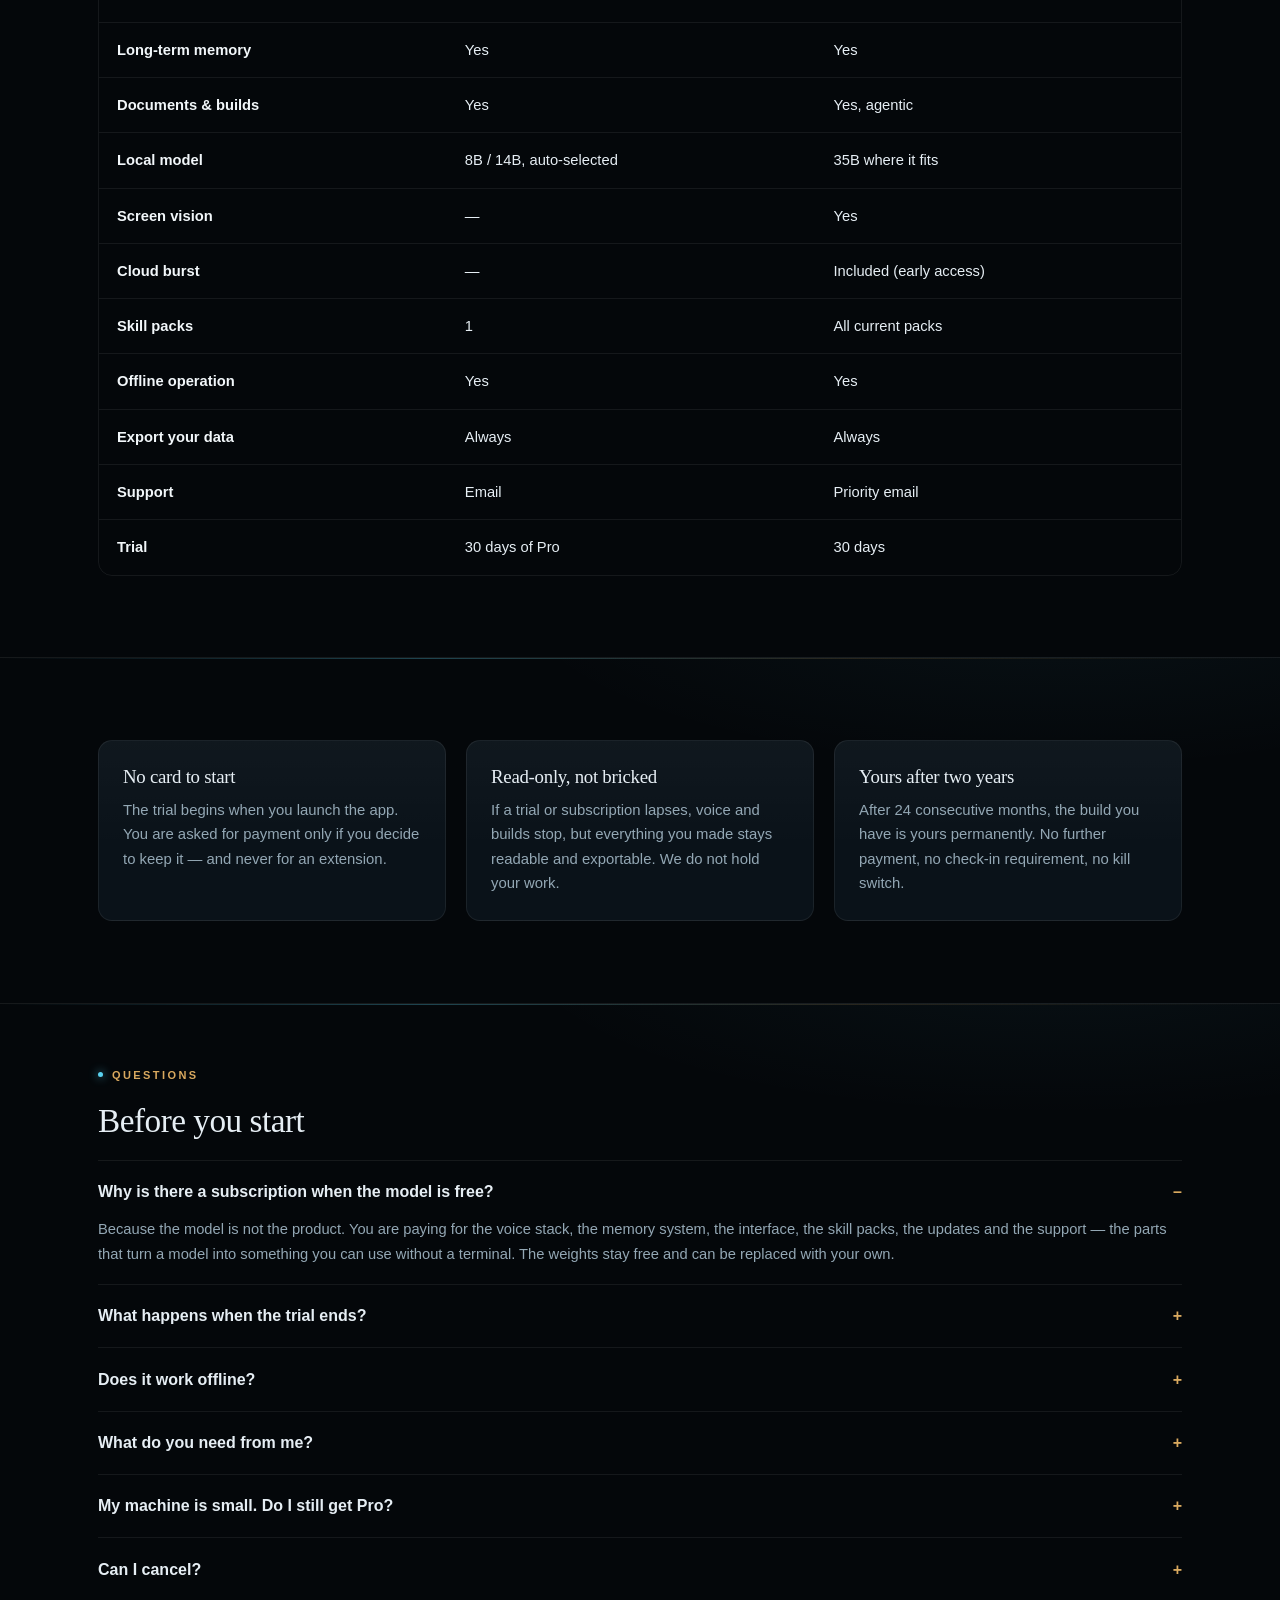
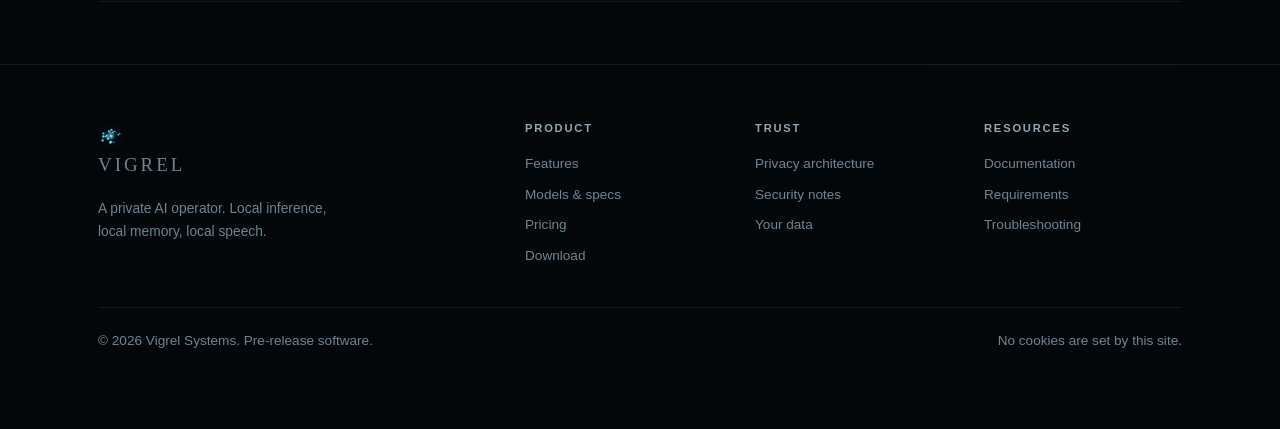
<file: pricing.html>
<!doctype html>
<html lang="en">
<head>
<script>document.documentElement.classList.add('js');</script>
<meta charset="utf-8">
<meta name="robots" content="noindex, nofollow">
<meta name="viewport" content="width=device-width, initial-scale=1">
<title>Pricing — Vigrel</title>
<meta name="description" content="Two plans, one price each, and a 30-day trial with no card. Vigrel $9/month, Vigrel Pro $19/month. Cancel in one click; your data always exports.">
<link rel="icon" href="assets/mark.svg" type="image/svg+xml">
<link rel="stylesheet" href="assets/style.css">
</head>
<body>

<header class="site-header">
  <div class="wrap nav">
    <a class="brand" href="index.html"><canvas class="brand-mark" aria-hidden="true"></canvas><span class="brand-name">Vigrel</span></a>
    <button class="nav-toggle" aria-label="Menu" aria-expanded="false">☰</button>
    <div class="nav-links">
      <a href="index.html">Overview</a>
      <a href="features.html">Features</a>
      <a href="models.html">Models</a>
      <a href="security.html">Privacy</a>
      <a href="pricing.html" aria-current="page">Pricing</a>
      <a href="download.html">Download</a>
      <a href="docs.html">Docs</a>
      <a class="btn small nav-cta" href="download.html">Start trial</a>
    </div>
  </div>
</header>

<main>
  <section class="hero" style="padding:0">
    <div class="wrap" style="padding:78px 0 46px;position:relative;z-index:2">
      <p class="eyebrow">Pricing</p>
      <h1>Two plans. <em>Thirty days to decide.</em></h1>
      <p class="lede" style="margin-top:18px">The model is free and open. What you pay for is the product: the voice, the memory,
        the interface, the skill packs and the support. Every plan runs on your machine, and your data always
        exports — subscribed or not.</p>
    </div>
  </section>

  <section style="padding-top:50px">
    <div class="wrap">
      <div class="trial-band reveal">
        <div>
          <h3 style="margin-bottom:6px">Start with Pro, free for 30 days</h3>
          <p class="small" style="margin:0">No card. No account beyond an email. At the end you pick a plan — or the app
            goes read-only and keeps every note, file and export intact.</p>
        </div>
        <a class="btn" href="download.html">Start the trial</a>
      </div>

      <div class="plans two-up" style="margin-top:28px">
        <div class="plan reveal">
          <h3>Vigrel</h3>
          <p class="for">The operator for everyday work.</p>
          <div class="price">$9 <small>/ month</small></div>
          <p class="small price-alt">or $79 a year — two months free</p>
          <ul>
            <li>Voice dialogue in a butler's register</li>
            <li>Long-term memory of your work</li>
            <li>Documents and multi-page builds</li>
            <li>8B or 14B model, chosen to fit your machine</li>
            <li>One skill pack included</li>
            <li>Email support</li>
          </ul>
          <a class="btn ghost small" href="download.html">Start with Vigrel</a>
          <a class="tiny-link" data-checkout="core" href="#">Or subscribe monthly</a>
        </div>

        <div class="plan featured reveal">
          <span class="plan-badge">Recommended</span>
          <h3>Vigrel Pro</h3>
          <p class="for">The full operator, on any machine.</p>
          <div class="price">$19 <small>/ month</small></div>
          <p class="small price-alt">or $159 a year — two months free</p>
          <ul>
            <li>Everything in Vigrel</li>
            <li>Screen vision, on request only</li>
            <li>Agentic builds that verify their own work</li>
            <li>35B model where your hardware allows it</li>
            <li>Cloud burst where it doesn't — a thin laptop still gets the big model</li>
            <li>All skill packs, priority support</li>
          </ul>
          <a class="btn small" href="download.html">Start the 30-day trial</a>
          <a class="tiny-link" data-checkout="pro" href="#">Or subscribe monthly</a>
        </div>
      </div>

      <p class="small" style="margin-top:18px">Both plans are per person, for your own machines. Cancel in one click.
        After 24 consecutive months, the version you have is yours forever.</p>
      <p class="small" style="margin-top:10px">During the pilot, nothing is for sale — licences are granted by
        request. Subscriptions open later.</p>
    </div>
  </section>

  <section>
    <div class="wrap">
      <p class="eyebrow">Compare</p>
      <h2>What each plan includes</h2>
      <div class="table-wrap reveal" style="margin-top:26px">
        <table>
          <thead><tr><th></th><th>Vigrel · $9</th><th>Vigrel Pro · $19</th></tr></thead>
          <tbody>
            <tr><td><b>Voice conversation</b></td><td>Yes</td><td>Yes</td></tr>
            <tr><td><b>Long-term memory</b></td><td>Yes</td><td>Yes</td></tr>
            <tr><td><b>Documents &amp; builds</b></td><td>Yes</td><td>Yes, agentic</td></tr>
            <tr><td><b>Local model</b></td><td>8B / 14B, auto-selected</td><td>35B where it fits</td></tr>
            <tr><td><b>Screen vision</b></td><td>—</td><td>Yes</td></tr>
            <tr><td><b>Cloud burst</b></td><td>—</td><td>Included (early access)</td></tr>
            <tr><td><b>Skill packs</b></td><td>1</td><td>All current packs</td></tr>
            <tr><td><b>Offline operation</b></td><td>Yes</td><td>Yes</td></tr>
            <tr><td><b>Export your data</b></td><td>Always</td><td>Always</td></tr>
            <tr><td><b>Support</b></td><td>Email</td><td>Priority email</td></tr>
            <tr><td><b>Trial</b></td><td>30 days of Pro</td><td>30 days</td></tr>
          </tbody>
        </table>
      </div>
    </div>
  </section>

  <section>
    <div class="wrap">
      <div class="grid-3">
        <div class="card">
          <h3>No card to start</h3>
          <p>The trial begins when you launch the app. You are asked for payment only if you decide to keep it —
             and never for an extension.</p>
        </div>
        <div class="card">
          <h3>Read-only, not bricked</h3>
          <p>If a trial or subscription lapses, voice and builds stop, but everything you made stays readable and
             exportable. We do not hold your work.</p>
        </div>
        <div class="card">
          <h3>Yours after two years</h3>
          <p>After 24 consecutive months, the build you have is yours permanently. No further payment, no
             check-in requirement, no kill switch.</p>
        </div>
      </div>
    </div>
  </section>

  <section class="tight">
    <div class="wrap">
      <p class="eyebrow">Questions</p>
      <h2>Before you start</h2>
      <div class="faq" style="margin-top:20px">
        <details open>
          <summary>Why is there a subscription when the model is free?</summary>
          <p>Because the model is not the product. You are paying for the voice stack, the memory system, the
             interface, the skill packs, the updates and the support — the parts that turn a model into something
             you can use without a terminal. The weights stay free and can be replaced with your own.</p>
        </details>
        <details>
          <summary>What happens when the trial ends?</summary>
          <p>The app switches to read-only: memory, documents and exports remain available, while voice, builds and
             the large model pause. Nothing is deleted, and subscribing restores everything immediately.</p>
        </details>
        <details>
          <summary>Does it work offline?</summary>
          <p>Yes. Inference, speech and memory need no network. The licence is a signed file checked on the
             machine, with a 14-day offline grace period, so an air-gapped machine activates from a file.</p>
        </details>
        <details>
          <summary>What do you need from me?</summary>
          <p>An email and a payment method, for the licence only. No usage data, no telemetry, no conversation
             content, no analytics. The privacy page lists every byte that can leave the machine.</p>
        </details>
        <details>
          <summary>My machine is small. Do I still get Pro?</summary>
          <p>Yes. Pro detects what your hardware can run and uses the 35B locally where it fits; where it does not,
             it uses cloud burst for that turn. You never choose a model or a quantisation.</p>
        </details>
        <details>
          <summary>Can I cancel?</summary>
          <p>One click, in the app, with no retention flow. Your data exports whether you cancel or not, and the
             perpetual fallback still applies if you reach 24 months.</p>
        </details>
      </div>
    </div>
  </section>
</main>

<footer>
  <div class="wrap">
    <div class="foot-grid">
      <div>
        <a class="brand" href="index.html"><canvas class="brand-mark" aria-hidden="true"></canvas><span class="brand-name">Vigrel</span></a>
        <p class="small" style="margin-top:14px;max-width:34ch">A private AI operator. Local inference, local memory, local speech.</p>
      </div>
      <div><h4>Product</h4><a href="features.html">Features</a><a href="models.html">Models &amp; specs</a><a href="pricing.html">Pricing</a><a href="download.html">Download</a></div>
      <div><h4>Trust</h4><a href="security.html">Privacy architecture</a><a href="docs.html#security">Security notes</a><a href="docs.html#data">Your data</a></div>
      <div><h4>Resources</h4><a href="docs.html">Documentation</a><a href="models.html#requirements">Requirements</a><a href="docs.html#troubleshooting">Troubleshooting</a><a data-support-link href="#">Report a problem</a></div>
    </div>
    <div class="foot-bottom"><span>© 2026 Vigrel Systems. Pre-release software.</span><span>No cookies are set by this site.</span></div>
  </div>
</footer>

<script src="assets/config.js"></script>
<script src="assets/mark-viz.js"></script>
<script src="assets/site.js"></script>
</body>
</html>
</file>
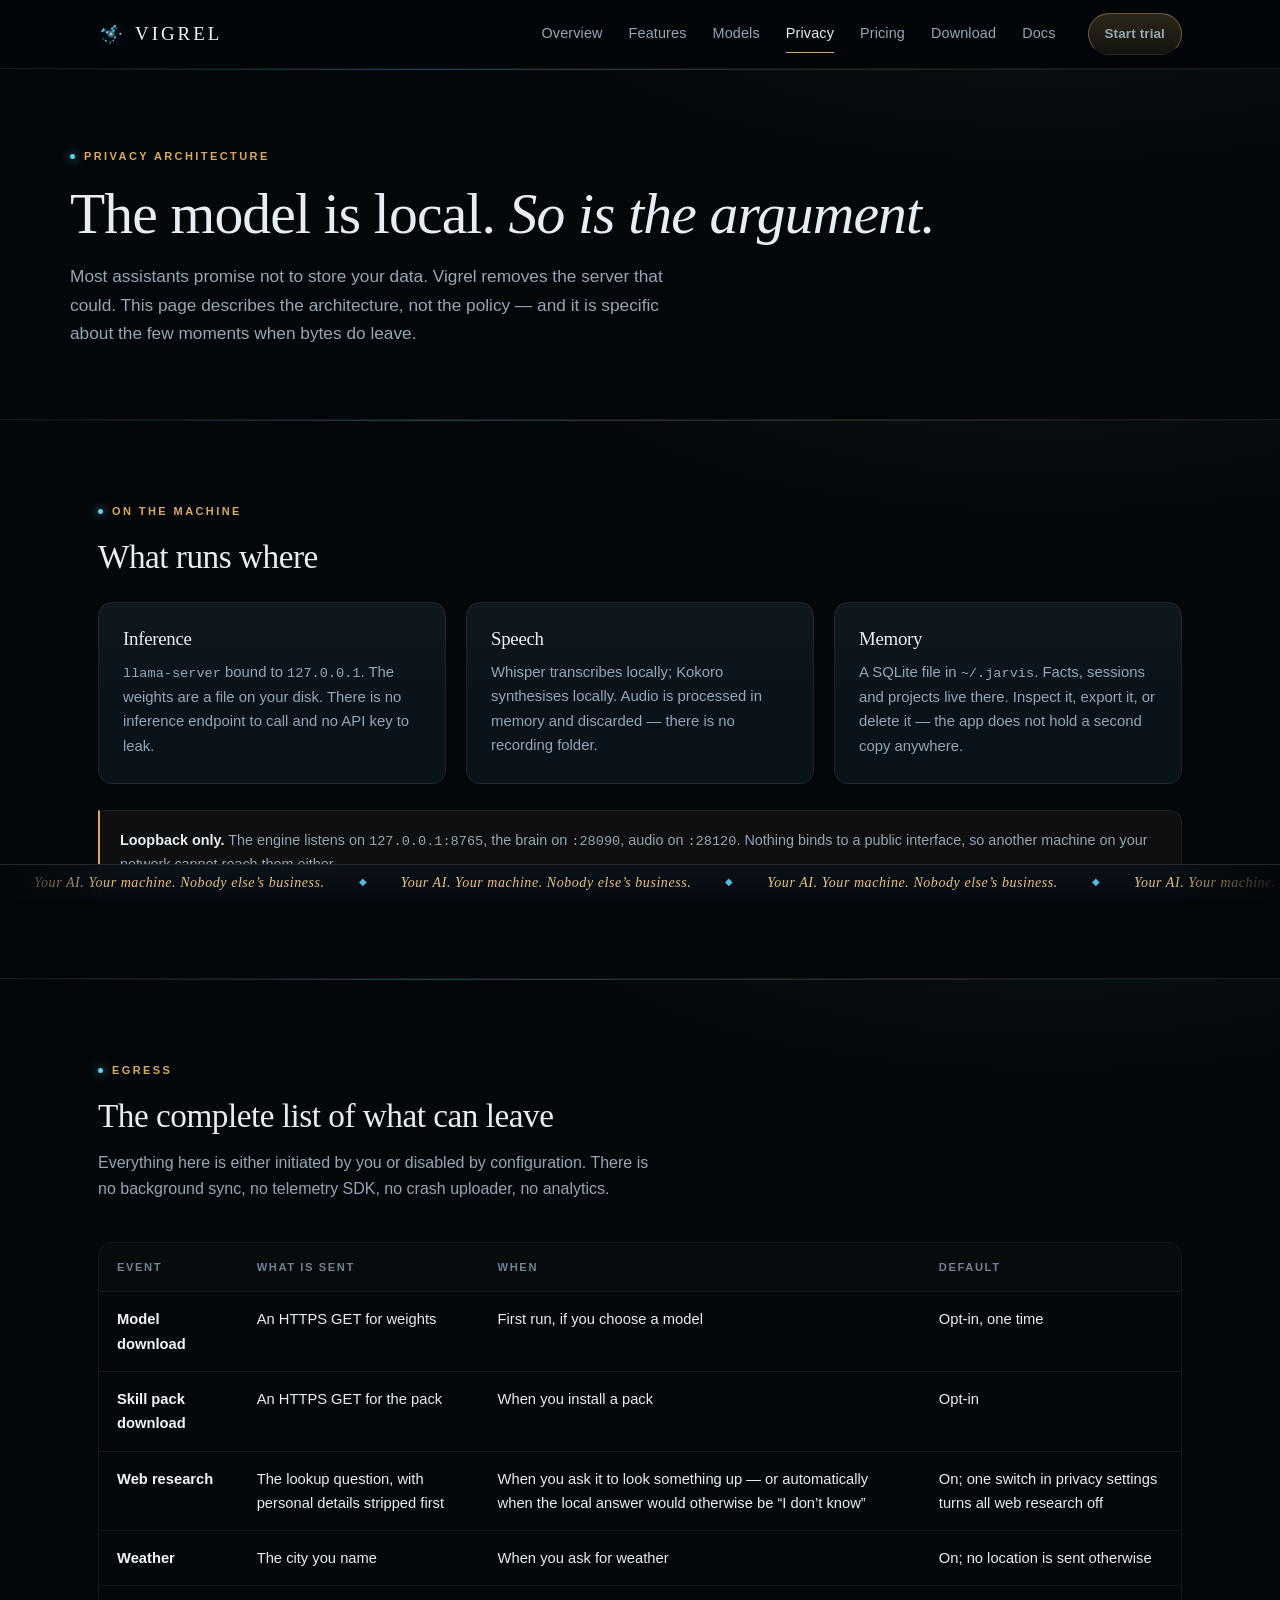
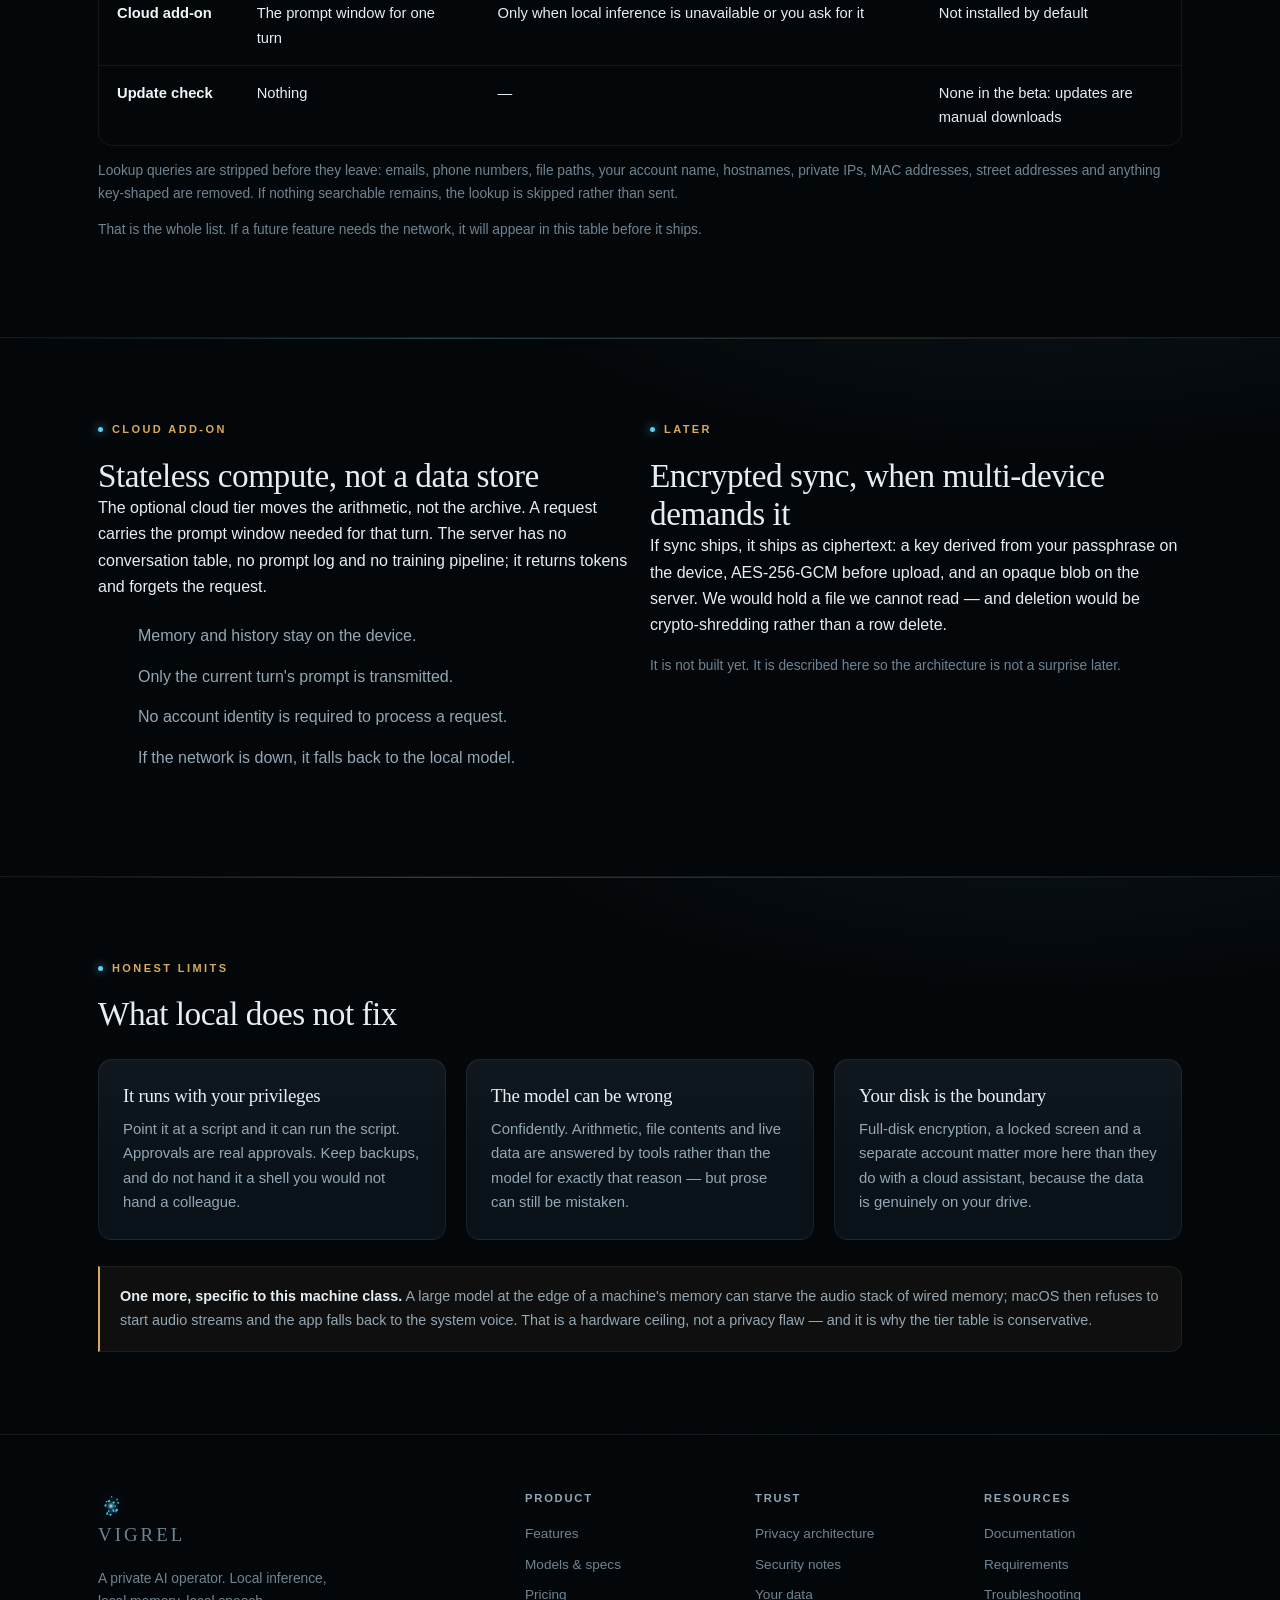
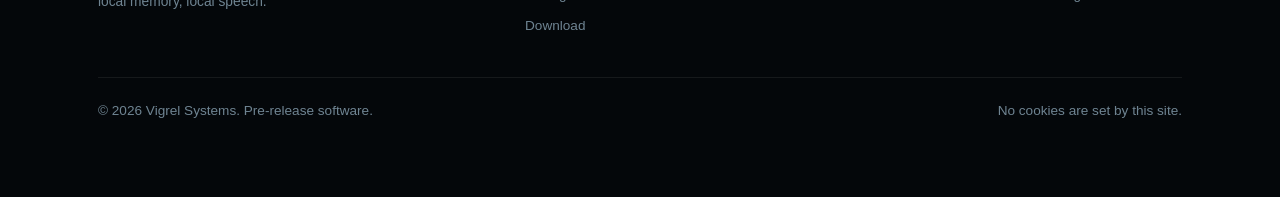
<file: security.html>
<!doctype html>
<html lang="en">
<head>
<script>document.documentElement.classList.add('js');</script>
<meta charset="utf-8">
<meta name="robots" content="noindex, nofollow">
<meta name="viewport" content="width=device-width, initial-scale=1">
<title>Privacy architecture — Vigrel</title>
<meta name="description" content="How Vigrel keeps your work on your machine: local inference, local memory, local speech, and an honest account of what still leaves the device.">
<link rel="icon" href="assets/mark.svg" type="image/svg+xml">
<link rel="stylesheet" href="assets/style.css">
</head>
<body>

<header class="site-header">
  <div class="wrap nav">
    <a class="brand" href="index.html"><canvas class="brand-mark" id="mark-canvas" aria-hidden="true"></canvas><span class="brand-name">Vigrel</span></a>
    <button class="nav-toggle" aria-label="Menu" aria-expanded="false">☰</button>
    <div class="nav-links">
      <a href="index.html">Overview</a>
      <a href="features.html">Features</a>
      <a href="models.html">Models</a>
      <a href="security.html" aria-current="page">Privacy</a>
      <a href="pricing.html">Pricing</a>
      <a href="download.html">Download</a>
      <a href="docs.html">Docs</a>
      <a class="btn small nav-cta" href="download.html">Start trial</a>
    </div>
  </div>
</header>

<main>
  <section class="hero" style="padding:0">
    <div class="wrap" style="padding:78px 0 54px;position:relative;z-index:2">
      <p class="eyebrow">Privacy architecture</p>
      <h1>The model is local. <em>So is the argument.</em></h1>
      <p class="lede" style="margin-top:18px">Most assistants promise not to store your data. Vigrel removes the server that
        could. This page describes the architecture, not the policy — and it is specific about the few
        moments when bytes do leave.</p>
    </div>
  </section>

  <section>
    <div class="wrap">
      <p class="eyebrow">On the machine</p>
      <h2>What runs where</h2>
      <div class="grid-3" style="margin-top:26px">
        <div class="card">
          <h3>Inference</h3>
          <p><span class="mono">llama-server</span> bound to <span class="mono">127.0.0.1</span>. The weights are
             a file on your disk. There is no inference endpoint to call and no API key to leak.</p>
        </div>
        <div class="card">
          <h3>Speech</h3>
          <p>Whisper transcribes locally; Kokoro synthesises locally. Audio is processed in memory and
             discarded — there is no recording folder.</p>
        </div>
        <div class="card">
          <h3>Memory</h3>
          <p>A SQLite file in <span class="mono">~/.jarvis</span>. Facts, sessions and projects live there.
             Inspect it, export it, or delete it — the app does not hold a second copy anywhere.</p>
        </div>
      </div>
      <div class="note reveal" style="margin-top:26px">
        <strong>Loopback only.</strong> The engine listens on <span class="mono">127.0.0.1:8765</span>, the brain on
        <span class="mono">:28090</span>, audio on <span class="mono">:28120</span>. Nothing binds to a public
        interface, so another machine on your network cannot reach them either.
      </div>
    </div>
  </section>

  <section>
    <div class="wrap">
      <p class="eyebrow">Egress</p>
      <h2>The complete list of what can leave</h2>
      <p class="sub">Everything here is either initiated by you or disabled by configuration. There is no
        background sync, no telemetry SDK, no crash uploader, no analytics.</p>
      <div class="table-wrap reveal">
        <table>
          <thead><tr><th>Event</th><th>What is sent</th><th>When</th><th>Default</th></tr></thead>
          <tbody>
            <tr><td><b>Model download</b></td><td>An HTTPS GET for weights</td><td>First run, if you choose a model</td><td>Opt-in, one time</td></tr>
            <tr><td><b>Skill pack download</b></td><td>An HTTPS GET for the pack</td><td>When you install a pack</td><td>Opt-in</td></tr>
            <tr><td><b>Web research</b></td><td>The lookup question, with personal details stripped first</td><td>When you ask it to look something up — or automatically when the local answer would otherwise be “I don’t know”</td><td>On; one switch in privacy settings turns all web research off</td></tr>
            <tr><td><b>Weather</b></td><td>The city you name</td><td>When you ask for weather</td><td>On; no location is sent otherwise</td></tr>
            <tr><td><b>Cloud add-on</b></td><td>The prompt window for one turn</td><td>Only when local inference is unavailable or you ask for it</td><td>Not installed by default</td></tr>
            <tr><td><b>Update check</b></td><td>Nothing</td><td>—</td><td>None in the beta: updates are manual downloads</td></tr>
          </tbody>
        </table>
      </div>
      <p class="small" style="margin-top:14px">Lookup queries are stripped before they leave: emails, phone numbers,
        file paths, your account name, hostnames, private IPs, MAC addresses, street addresses and anything
        key-shaped are removed. If nothing searchable remains, the lookup is skipped rather than sent.</p>
      <p class="small" style="margin-top:10px">That is the whole list. If a future feature needs the network, it will appear in this
        table before it ships.</p>
    </div>
  </section>

  <section>
    <div class="wrap">
      <div class="grid-2">
        <div>
          <p class="eyebrow">Cloud add-on</p>
          <h2>Stateless compute, not a data store</h2>
          <p>The optional cloud tier moves the arithmetic, not the archive. A request carries the prompt
             window needed for that turn. The server has no conversation table, no prompt log and no
             training pipeline; it returns tokens and forgets the request.</p>
          <ul class="faq" style="border:0">
            <li style="list-style:none;padding:7px 0;color:var(--muted)">Memory and history stay on the device.</li>
            <li style="list-style:none;padding:7px 0;color:var(--muted)">Only the current turn's prompt is transmitted.</li>
            <li style="list-style:none;padding:7px 0;color:var(--muted)">No account identity is required to process a request.</li>
            <li style="list-style:none;padding:7px 0;color:var(--muted)">If the network is down, it falls back to the local model.</li>
          </ul>
        </div>
        <div>
          <p class="eyebrow">Later</p>
          <h2>Encrypted sync, when multi-device demands it</h2>
          <p>If sync ships, it ships as ciphertext: a key derived from your passphrase on the device, AES-256-GCM
             before upload, and an opaque blob on the server. We would hold a file we cannot read — and deletion
             would be crypto-shredding rather than a row delete.</p>
          <p class="small">It is not built yet. It is described here so the architecture is not a surprise later.</p>
        </div>
      </div>
    </div>
  </section>

  <section id="security">
    <div class="wrap">
      <p class="eyebrow">Honest limits</p>
      <h2>What local does not fix</h2>
      <div class="grid-3" style="margin-top:26px">
        <div class="card">
          <h3>It runs with your privileges</h3>
          <p>Point it at a script and it can run the script. Approvals are real approvals. Keep backups, and
             do not hand it a shell you would not hand a colleague.</p>
        </div>
        <div class="card">
          <h3>The model can be wrong</h3>
          <p>Confidently. Arithmetic, file contents and live data are answered by tools rather than the model
             for exactly that reason — but prose can still be mistaken.</p>
        </div>
        <div class="card">
          <h3>Your disk is the boundary</h3>
          <p>Full-disk encryption, a locked screen and a separate account matter more here than they do with
             a cloud assistant, because the data is genuinely on your drive.</p>
        </div>
      </div>
      <div class="note" style="margin-top:26px">
        <strong>One more, specific to this machine class.</strong> A large model at the edge of a machine's
        memory can starve the audio stack of wired memory; macOS then refuses to start audio streams and the
        app falls back to the system voice. That is a hardware ceiling, not a privacy flaw — and it is why
        the tier table is conservative.
      </div>
    </div>
  </section>
</main>

<footer>
  <div class="wrap">
    <div class="foot-grid">
      <div>
        <a class="brand" href="index.html"><canvas class="brand-mark" aria-hidden="true"></canvas><span class="brand-name">Vigrel</span></a>
        <p class="small" style="margin-top:14px;max-width:34ch">A private AI operator. Local inference, local memory, local speech.</p>
      </div>
      <div><h4>Product</h4><a href="features.html">Features</a><a href="models.html">Models &amp; specs</a><a href="pricing.html">Pricing</a><a href="download.html">Download</a></div>
      <div><h4>Trust</h4><a href="security.html">Privacy architecture</a><a href="docs.html#security">Security notes</a><a href="docs.html#data">Your data</a></div>
      <div><h4>Resources</h4><a href="docs.html">Documentation</a><a href="models.html#requirements">Requirements</a><a href="docs.html#troubleshooting">Troubleshooting</a><a data-support-link href="#">Report a problem</a></div>
    </div>
    <div class="foot-bottom"><span>© 2026 Vigrel Systems. Pre-release software.</span><span>No cookies are set by this site.</span></div>
  </div>
</footer>

<script src="assets/config.js"></script>
<script src="assets/mark-viz.js"></script>
<script src="assets/site.js"></script>
</body>
</html>
</file>
<file: assets/style.css>
/* Vigrel — design system
   Dark, quiet, butler-restrained. No external fonts, no trackers: the site
   follows the same rule as the product. */

:root {
  --bg: #04070a;
  --bg-2: #060b11;
  --panel: #0a1219;
  --panel-2: #0d1720;
  --line: rgba(255, 255, 255, .07);
  --line-strong: rgba(255, 255, 255, .12);
  --text: #e6eef4;
  --muted: #93a7b4;
  --muted-2: #6f8492;
  --gold: #d9a95f;
  --gold-soft: rgba(217, 169, 95, .14);
  --cyan: #5ad2f0;
  --cyan-soft: rgba(90, 210, 240, .12);
  --ok: #6fdc9b;
  --warn: #e7b45a;
  --danger: #e0736a;
  --radius: 14px;
  --max: 1140px;
  --serif: "Iowan Old Style", "Palatino Linotype", Palatino, Georgia, "Times New Roman", serif;
  --sans: -apple-system, BlinkMacSystemFont, "Segoe UI", Inter, "Helvetica Neue", Arial, sans-serif;
  --mono: ui-monospace, SFMono-Regular, "SF Mono", Menlo, Consolas, monospace;
}

* { box-sizing: border-box; }
html { scroll-behavior: smooth; }
body {
  margin: 0;
  background: var(--bg);
  color: var(--text);
  font: 16px/1.65 var(--sans);
  -webkit-font-smoothing: antialiased;
  text-rendering: optimizeLegibility;
}
img, svg, canvas { max-width: 100%; display: block; }
a { color: var(--gold); text-decoration: none; }
a:hover { color: #f0c98a; }
p { margin: 0 0 1em; }
h1, h2, h3 { font-family: var(--serif); font-weight: 500; letter-spacing: -.015em; margin: 0; }
h1 { font-size: clamp(2.4rem, 4.6vw, 3.6rem); line-height: 1.06; }
h2 { font-size: clamp(1.7rem, 2.6vw, 2.3rem); line-height: 1.15; }
h3 { font-size: 1.18rem; line-height: 1.3; }
::selection { background: rgba(217, 169, 95, .28); }

.wrap { max-width: var(--max); margin: 0 auto; padding: 0 28px; }
.eyebrow {
  font-size: 11px; letter-spacing: .22em; text-transform: uppercase;
  color: var(--gold); margin: 0 0 18px; font-weight: 600;
}
.lede { color: var(--muted); font-size: 1.08rem; max-width: 62ch; }
.sub { color: var(--muted); max-width: 64ch; margin: 14px 0 40px; }
.small { font-size: .86rem; color: var(--muted-2); }
.mono { font-family: var(--mono); font-size: .85rem; }

/* ---------- header ---------- */
.site-header {
  position: sticky; top: 0; z-index: 60;
  background: rgba(4, 7, 10, .78);
  backdrop-filter: blur(18px) saturate(140%);
  border-bottom: 1px solid var(--line);
}
.nav { display: flex; align-items: center; gap: 34px; height: 68px; }
.brand { display: flex; align-items: center; gap: 11px; color: #f2f7fa; }
.brand-mark { width: 26px; height: 26px; display: block; }
.brand-name {
  font-family: var(--serif); font-size: 1.18rem; letter-spacing: .16em;
  text-transform: uppercase;
}
.nav-links { display: flex; gap: 26px; margin-left: auto; align-items: center; }
.nav-links a {
  color: var(--muted); font-size: .9rem; letter-spacing: .01em;
  padding: 6px 0; border-bottom: 1px solid transparent;
}
.nav-links a:hover { color: var(--text); }
.nav-links a[aria-current="page"] { color: var(--text); border-bottom-color: var(--gold); }
.nav-cta { margin-left: 6px; }
.nav-toggle {
  display: none; margin-left: auto; background: none; border: 0; color: var(--text);
  font-size: 1.4rem; line-height: 1; padding: 8px; cursor: pointer;
}

/* ---------- buttons ---------- */
.btn {
  display: inline-flex; align-items: center; gap: 9px;
  padding: 12px 22px; border-radius: 999px;
  border: 1px solid rgba(217, 169, 95, .45);
  background: linear-gradient(180deg, rgba(217, 169, 95, .2), rgba(217, 169, 95, .08));
  color: #fdf3e2; font-size: .92rem; font-weight: 600; letter-spacing: .01em;
  transition: transform .18s ease, background .18s ease, border-color .18s ease;
}
.btn:hover { background: rgba(217, 169, 95, .26); color: #fff; transform: translateY(-1px); }
.btn.ghost {
  background: transparent; border-color: var(--line-strong); color: var(--text);
}
.btn.ghost:hover { border-color: rgba(255, 255, 255, .28); background: rgba(255, 255, 255, .03); }
.btn.small { padding: 9px 16px; font-size: .84rem; }

/* ---------- hero ---------- */
.hero { position: relative; overflow: hidden; border-bottom: 1px solid var(--line); }
.orb-wrap {
  position: relative; width: 216px; height: 216px; margin: 6px auto 20px;
}
.orb-wrap:before {
  content: ""; position: absolute; inset: -18%; border-radius: 50%;
  background: radial-gradient(circle at 50% 50%, rgba(90, 210, 240, .16), rgba(90, 210, 240, .05) 46%, transparent 70%);
  pointer-events: none;
}
#neural-canvas {
  position: absolute; inset: 0; width: 100%; height: 100%;
  display: block; border-radius: 50%;
}
#plexus {
  position: absolute; inset: 0; width: 100%; height: 100%;
  opacity: .55; pointer-events: none;
}
.hero-inner {
  position: relative; z-index: 2;
  display: grid; grid-template-columns: 1.08fr .92fr; gap: 56px; align-items: center;
  padding: 92px 0 88px;
}
.hero-copy h1 em { font-style: normal; color: var(--gold); }
.hero-actions { display: flex; gap: 14px; flex-wrap: wrap; margin-top: 34px; }
.hero-claim {
  font-family: var(--serif);
  font-style: italic;
  font-size: 17.5px;
  line-height: 1.5;
  letter-spacing: .01em;
  color: var(--gold);
  margin: 14px 0 0;
}

.hero-note { margin-top: 18px; font-size: .82rem; color: var(--muted-2); }
.hero-plate {
  position: relative; border: 1px solid var(--line-strong); border-radius: 20px;
  background: linear-gradient(180deg, rgba(10, 18, 25, .58), rgba(6, 11, 17, .42));
  backdrop-filter: blur(14px) saturate(120%);
  padding: 22px; box-shadow: 0 30px 80px rgba(0, 0, 0, .55);
}
.plate-bar { display: flex; align-items: center; gap: 8px; margin-bottom: 18px; }
.dot { width: 9px; height: 9px; border-radius: 50%; background: rgba(255, 255, 255, .16); }
.plate-title { margin-left: auto; font-size: .72rem; letter-spacing: .18em; text-transform: uppercase; color: var(--muted-2); }
.plate-line {
  display: flex; gap: 10px; align-items: baseline; padding: 9px 0;
  border-top: 1px solid var(--line); font-size: .82rem;
}
.plate-line span:first-child { color: var(--muted-2); width: 88px; flex: none; letter-spacing: .08em; font-size: .68rem; text-transform: uppercase; }
.plate-line span:last-child { color: var(--text); }

/* ---------- accents (aligned with the visualizer) ---------- */
section { position: relative; background-image: radial-gradient(760px 240px at 82% -60px, rgba(90, 210, 240, .05), transparent 72%); }
section:before {
  content: ""; position: absolute; top: 0; left: 0; right: 0; height: 1px;
  background: linear-gradient(90deg, transparent, rgba(90, 210, 240, .30), rgba(217, 169, 95, .16), transparent);
}
.eyebrow { display: flex; align-items: center; gap: 9px; }
.eyebrow:before {
  content: ""; width: 5px; height: 5px; border-radius: 50%;
  background: var(--cyan); box-shadow: 0 0 10px rgba(90, 210, 240, .9);
}

/* sections */
section { padding: 82px 0; border-bottom: 1px solid var(--line); }
section.tight { padding: 62px 0; }
.section-head { display: flex; align-items: flex-end; justify-content: space-between; gap: 30px; margin-bottom: 38px; }
.grid-3 { display: grid; grid-template-columns: repeat(3, 1fr); gap: 20px; }
.grid-2 { display: grid; grid-template-columns: repeat(2, 1fr); gap: 20px; }
.grid-4 { display: grid; grid-template-columns: repeat(4, 1fr); gap: 16px; }
.card {
  border: 1px solid var(--line); border-radius: var(--radius);
  background: linear-gradient(180deg, rgba(255, 255, 255, .025), transparent 60%), var(--panel);
  padding: 24px;
}
.card h3 { margin-bottom: 8px; }
.card p { color: var(--muted); font-size: .93rem; margin: 0; }
.card .ico { width: 34px; height: 34px; margin-bottom: 16px; color: var(--cyan); filter: drop-shadow(0 0 10px rgba(90, 210, 240, .28)); }
.stat { border-left: 2px solid rgba(217, 169, 95, .4); padding: 4px 0 4px 18px; }
.stat b { display: block; font-family: var(--serif); font-size: 1.9rem; color: #f4f8fa; }
.stat span { font-size: .8rem; color: var(--muted-2); letter-spacing: .04em; }

/* feature rows */
.row { display: grid; grid-template-columns: 1fr 1fr; gap: 52px; align-items: center; padding: 54px 0; border-top: 1px solid var(--line); }
.row:first-of-type { border-top: 0; }
.row.flip .row-media { order: -1; }
.row-copy h3 { font-size: 1.5rem; margin-bottom: 12px; }
.row-copy p { color: var(--muted); }
.row-copy ul { margin: 18px 0 0; padding: 0; list-style: none; display: grid; gap: 10px; }
.row-copy li { position: relative; padding-left: 22px; color: var(--muted); font-size: .93rem; }
.row-copy li:before {
  content: ""; position: absolute; left: 0; top: .55em; width: 7px; height: 7px;
  border-radius: 50%; background: var(--gold); box-shadow: 0 0 10px rgba(217, 169, 95, .55);
}
.plate {
  border: 1px solid var(--line); border-radius: 18px; overflow: hidden;
  background: var(--panel); box-shadow: 0 24px 60px rgba(0, 0, 0, .45);
}
.plate-head {
  display: flex; align-items: center; gap: 8px; padding: 12px 16px;
  border-bottom: 1px solid var(--line); background: rgba(255, 255, 255, .02);
  font-size: .72rem; letter-spacing: .16em; text-transform: uppercase; color: var(--muted-2);
}
.plate-body { padding: 18px; }
.wave { display: flex; align-items: center; gap: 3px; height: 64px; }
.wave i {
  display: block; width: 3px; border-radius: 2px; background: linear-gradient(180deg, var(--gold), rgba(217, 169, 95, .18));
  animation: wave 1.8s ease-in-out infinite;
}
@keyframes wave { 0%, 100% { height: 12%; opacity: .5; } 50% { height: 86%; opacity: 1; } }
.mem-node { display: flex; gap: 10px; align-items: center; padding: 8px 0; border-bottom: 1px dashed rgba(255, 255, 255, .06); font-size: .84rem; }
.mem-node:last-child { border: 0; }
.pill {
  font-size: .66rem; letter-spacing: .1em; text-transform: uppercase; padding: 3px 8px;
  border-radius: 999px; border: 1px solid var(--line-strong); color: var(--muted);
}
.pill.ok { border-color: rgba(111, 220, 155, .4); color: var(--ok); background: rgba(111, 220, 155, .08); }
.pill.gold { border-color: rgba(217, 169, 95, .62); color: #f4d3a4; background: rgba(217, 169, 95, .18); }
.pill.cyan { border-color: rgba(90, 210, 240, .35); color: var(--cyan); background: var(--cyan-soft); }
.term { font-family: var(--mono); font-size: .8rem; color: var(--muted); line-height: 1.9; }
.term b { color: var(--cyan); font-weight: 400; }
.term .ok { color: var(--ok); }
.term .warn { color: var(--warn); }

/* tables */
.table-wrap { overflow-x: auto; border: 1px solid var(--line); border-radius: var(--radius); }
table { width: 100%; border-collapse: collapse; font-size: .92rem; min-width: 640px; }
th, td { text-align: left; padding: 15px 18px; border-bottom: 1px solid var(--line); vertical-align: top; }
tr:last-child td { border-bottom: 0; }
th { font-size: .7rem; letter-spacing: .14em; text-transform: uppercase; color: var(--muted-2); background: rgba(255, 255, 255, .02); font-weight: 600; }
td b { color: #f2f7fa; font-weight: 600; }
td .muted { color: var(--muted-2); }

/* plans */
.plans { display: grid; grid-template-columns: repeat(4, 1fr); gap: 18px; align-items: stretch; }
.plan {
  position: relative; border: 1px solid var(--line); border-radius: 20px; padding: 32px 30px;
  background: var(--panel); display: flex; flex-direction: column;
}
.plan.featured { border-color: rgba(90, 210, 240, .42); background: linear-gradient(180deg, rgba(90, 210, 240, .08), transparent 55%), var(--panel);
  box-shadow: 0 0 0 1px rgba(90, 210, 240, .10), 0 30px 80px rgba(0, 0, 0, .5), 0 0 70px rgba(90, 210, 240, .07); }
.plan-badge {
  position: absolute; top: -11px; left: 22px; font-size: .62rem; letter-spacing: .16em;
  text-transform: uppercase; background: var(--gold); color: #1a1206; padding: 4px 10px; border-radius: 999px;
}
.plan h3 { font-size: 1.1rem; margin-bottom: 4px; }
.plan .price { font-family: var(--serif); font-size: 2.7rem; line-height: 1.05; letter-spacing: -.02em; color: #f7fbfd; margin: 14px 0 2px; }
.plan .price small { font-family: var(--sans); font-size: .8rem; color: var(--muted-2); }
.plan .for { font-size: .82rem; color: var(--muted-2); min-height: 38px; }
.plan ul { list-style: none; padding: 20px 0 0; margin: 20px 0 26px; display: grid; gap: 11px; font-size: .88rem; line-height: 1.45; color: var(--muted); border-top: 1px solid rgba(255,255,255,.07); }
.plan li { position: relative; padding-left: 18px; }
.plan li:before { content: "—"; position: absolute; left: 0; top: 0; color: var(--gold); }
.plan .btn { margin-top: auto; justify-content: center; }
.plans.two-up { grid-template-columns: repeat(2, minmax(0, 1fr)); max-width: 940px; margin: 0 auto; gap: 24px; }
.price-alt { color: var(--muted-2); margin: 2px 0 18px; }
.trial-band {
  display: flex; align-items: center; justify-content: space-between; gap: 26px;
  padding: 30px 34px; border-radius: 20px;
  border: 1px solid rgba(90, 210, 240, .28);
  background: linear-gradient(100deg, rgba(90, 210, 240, .10), rgba(217, 169, 95, .05) 58%, transparent);
  box-shadow: inset 0 0 60px rgba(90, 210, 240, .05);
}
.trial-band .btn { flex: none; }

/* download cards */
.dl-grid { display: grid; grid-template-columns: repeat(3, 1fr); gap: 18px; }
.dl-card { border: 1px solid var(--line); border-radius: 18px; padding: 24px; background: var(--panel); display: flex; flex-direction: column; gap: 14px; }
.dl-card.ready { border-color: rgba(111, 220, 155, .35); }
.dl-os { display: flex; align-items: center; gap: 12px; }
.dl-os svg { width: 26px; height: 26px; color: var(--text); }
.dl-meta { font-size: .8rem; color: var(--muted-2); display: grid; gap: 4px; }
.dl-meta code { font-family: var(--mono); font-size: .72rem; color: var(--muted); word-break: break-all; }
.dl-card .btn { justify-content: center; }

/* callouts */
.note {
  border: 1px solid var(--line); border-left: 2px solid var(--gold);
  background: rgba(217, 169, 95, .05); border-radius: 0 12px 12px 0;
  padding: 18px 20px; color: var(--muted); font-size: .9rem;
}
.note strong { color: var(--text); }
.faq { display: grid; gap: 0; border-top: 1px solid var(--line); }
.faq details { border-bottom: 1px solid var(--line); padding: 18px 0; }
.faq summary { cursor: pointer; font-weight: 600; color: var(--text); list-style: none; }
.faq summary::-webkit-details-marker { display: none; }
.faq summary:after { content: "+"; float: right; color: var(--gold); }
.faq details[open] summary:after { content: "–"; }
.faq p { margin: 12px 0 0; color: var(--muted); font-size: .92rem; }

/* footer */
footer { padding: 54px 0 40px; color: var(--muted-2); font-size: .85rem; }
.foot-grid { display: grid; grid-template-columns: 2fr 1fr 1fr 1fr; gap: 32px; margin-bottom: 36px; }
.foot-grid h4 { font-size: .7rem; letter-spacing: .16em; text-transform: uppercase; color: var(--muted); margin: 0 0 12px; }
.foot-grid a { display: block; color: var(--muted-2); padding: 4px 0; }
.foot-grid a:hover { color: var(--text); }
.foot-bottom { border-top: 1px solid var(--line); padding-top: 22px; display: flex; justify-content: space-between; gap: 16px; flex-wrap: wrap; }

/* ---------- motion ---------- */
.js [data-anim] {
  opacity: 0;
  transform: translate3d(0, 18px, 0);
  transition: opacity .8s cubic-bezier(.22, .7, .2, 1), transform .8s cubic-bezier(.22, .7, .2, 1);
  transition-delay: var(--d, 0ms);
  will-change: opacity, transform;
}
.js [data-anim].in { opacity: 1; transform: none; }
.js h1[data-anim] { transform: translate3d(0, 26px, 0); }

.nav-links a { position: relative; }
.nav-links a:after {
  content: ""; position: absolute; left: 0; right: 0; bottom: -2px; height: 1px;
  background: var(--gold); transform: scaleX(0); transform-origin: left;
  transition: transform .32s cubic-bezier(.22, .7, .2, 1);
}
.nav-links a:hover:after, .nav-links a[aria-current="page"]:after { transform: scaleX(1); }
.nav-links a[aria-current="page"] { border-bottom-color: transparent; }

.card, .plan, .dl-card {
  transition: transform .32s cubic-bezier(.22, .7, .2, 1), border-color .32s ease, box-shadow .32s ease;
}
.card:hover, .dl-card:hover {
  transform: translateY(-3px);
  border-color: rgba(217, 169, 95, .28);
  box-shadow: 0 18px 44px rgba(0, 0, 0, .45);
}
.btn:active { transform: translateY(1px) scale(.995); }
.faq summary { transition: color .25s ease; }
.faq summary:hover { color: var(--gold); }

@media (prefers-reduced-motion: reduce) {
  .js [data-anim] { opacity: 1 !important; transform: none !important; transition: none !important; }
  .card:hover, .dl-card:hover, .btn:hover { transform: none; }
}

/* reveal (legacy markup) — gated on .js so content is never hidden without JS */
.js .reveal { opacity: 0; transform: translateY(14px); transition: opacity .7s ease, transform .7s ease; }
.js .reveal.in { opacity: 1; transform: none; }

@media (max-width: 980px) {
  .hero-inner { grid-template-columns: 1fr; gap: 40px; padding: 64px 0 60px; }
  .grid-3, .grid-4, .plans, .plans.two-up, .dl-grid { grid-template-columns: 1fr 1fr; }
  .row { grid-template-columns: 1fr; gap: 28px; }
  .row.flip .row-media { order: 0; }
  .foot-grid { grid-template-columns: 1fr 1fr; }
}
@media (max-width: 720px) {
  .nav-links {
    display: none; position: absolute; top: 68px; left: 0; right: 0;
    background: rgba(4, 7, 10, .98); border-bottom: 1px solid var(--line);
    flex-direction: column; gap: 0; padding: 12px 28px 20px;
  }
  .nav-links.open { display: flex; }
  .nav-links a { padding: 12px 0; border-bottom: 1px solid var(--line); width: 100%; }
  .nav-toggle { display: block; }
  .nav-cta { display: none; }
  .grid-3, .grid-4, .plans, .plans.two-up, .dl-grid { grid-template-columns: 1fr; }
  .section-head { flex-direction: column; align-items: flex-start; }
  section { padding: 56px 0; }
  .hero-actions .btn { width: 100%; justify-content: center; }
}
@media (prefers-reduced-motion: reduce) {
  *, *:before, *:after { animation-duration: .01ms !important; animation-iteration-count: 1 !important; transition: none !important; }
  #plexus { display: none; }
}

/* plan CTAs: the featured plan gets the solid action */
.plan.featured .btn { background: var(--gold); color: #171208; border-color: transparent; }
.plan.featured .btn:hover { background: #e6b972; }
.plan-badge { background: var(--cyan); color: #04121a; box-shadow: 0 0 24px rgba(90,210,240,.35); }

/* spec check fields */
.field { display: flex; flex-direction: column; gap: 6px; }
.field label { font-size: .68rem; letter-spacing: .14em; text-transform: uppercase; color: var(--muted-2); }
.field select, .field input {
  background: #060b11; border: 1px solid rgba(255,255,255,.12); border-radius: 10px;
  color: var(--text); padding: 10px 12px; font: inherit; width: 100%;
}
.field select:focus, .field input:focus { outline: none; border-color: rgba(90,210,240,.55); }

.tiny-link { display: block; margin-top: 10px; font-size: .76rem; color: var(--muted-2);
  text-align: center; text-decoration: underline; text-underline-offset: 3px; }
.tiny-link:hover { color: var(--text); }


/* --- Campaign line: hero claim (sheen + halo) + hairline light + site ticker (2026-11-17) --- */
/* Robust by design: every effect degrades to a fully readable static state.
   Nothing depends on an animation completing; nothing is ever blurred. */
.hero-claim { position: relative; font-size: 19px; }
@supports ((-webkit-background-clip: text) or (background-clip: text)) {
  .js .hero-claim {
    background: linear-gradient(100deg, var(--gold) 0%, var(--gold) 26%, #fff4dd 44%, #ffe9bd 50%, #fff4dd 56%, var(--gold) 74%, var(--gold) 100%);
    background-size: 200% 100%;
    -webkit-background-clip: text;
    background-clip: text;
    color: transparent;
    -webkit-text-fill-color: transparent;
    animation: claim-sheen 6.5s linear infinite, claim-halo 9s ease-in-out infinite;
  }
}
@keyframes claim-sheen { from { background-position: 130% 0; } to { background-position: -30% 0; } }
@keyframes claim-halo {
  0%, 100% { filter: drop-shadow(0 0 10px rgba(217, 169, 95, .15)); }
  50% { filter: drop-shadow(0 0 20px rgba(217, 169, 95, .40)) drop-shadow(0 0 42px rgba(90, 210, 240, .12)); }
}
/* the hairline beneath: gold melting into cyan, with a soft light travelling along it */
.hero-claim::after {
  content: "";
  display: block;
  height: 1px;
  width: 78%;
  margin-top: 12px;
  background-image:
    linear-gradient(90deg, transparent 30%, rgba(255, 246, 224, .95) 50%, transparent 70%),
    linear-gradient(90deg, var(--gold), var(--cyan) 45%, rgba(90, 210, 240, .35) 80%, transparent);
  background-size: 200% 100%, 100% 100%;
  background-repeat: no-repeat, no-repeat;
  background-position: 140% 0, 0 0;
  opacity: .95;
  animation: rule-light 4.5s linear infinite;
}
@keyframes rule-light { from { background-position: 140% 0, 0 0; } to { background-position: -40% 0, 0 0; } }

.vigrel-ticker {
  position: fixed; left: 0; right: 0; bottom: 0; height: 36px; z-index: 55;
  overflow: hidden; pointer-events: none;
  background: linear-gradient(180deg, rgba(10, 18, 25, .94), rgba(6, 11, 17, .97));
  border-top: 1px solid var(--line-strong);
  -webkit-backdrop-filter: blur(10px); backdrop-filter: blur(10px);
}
.vigrel-ticker .tk-track {
  display: flex; align-items: center; height: 100%;
  white-space: nowrap; will-change: transform;
  animation: tk-drift 80s linear infinite;
}
.vigrel-ticker .tk-item {
  font-family: var(--serif); font-style: italic; font-size: 14px; letter-spacing: .04em;
  color: #e8c07f; padding: 0 34px;
  -webkit-font-smoothing: antialiased;
}
.vigrel-ticker .tk-sep { color: var(--cyan); font-size: 10px; opacity: .9; }
.vigrel-ticker::before, .vigrel-ticker::after {
  content: ""; position: absolute; top: 0; bottom: 0; width: 110px; z-index: 2; pointer-events: none;
}
.vigrel-ticker::before { left: 0; background: linear-gradient(90deg, rgba(4, 7, 10, .95), transparent); }
.vigrel-ticker::after { right: 0; background: linear-gradient(270deg, rgba(4, 7, 10, .95), transparent); }
@keyframes tk-drift { from { transform: translateX(0); } to { transform: translateX(-50%); } }
body.has-ticker { padding-bottom: 36px; }

@media (prefers-reduced-motion: reduce) {
  .js .hero-claim { animation: none; }
  .hero-claim::after { animation: none; }
  .vigrel-ticker .tk-track { animation: none; justify-content: center; }
}
</file>
